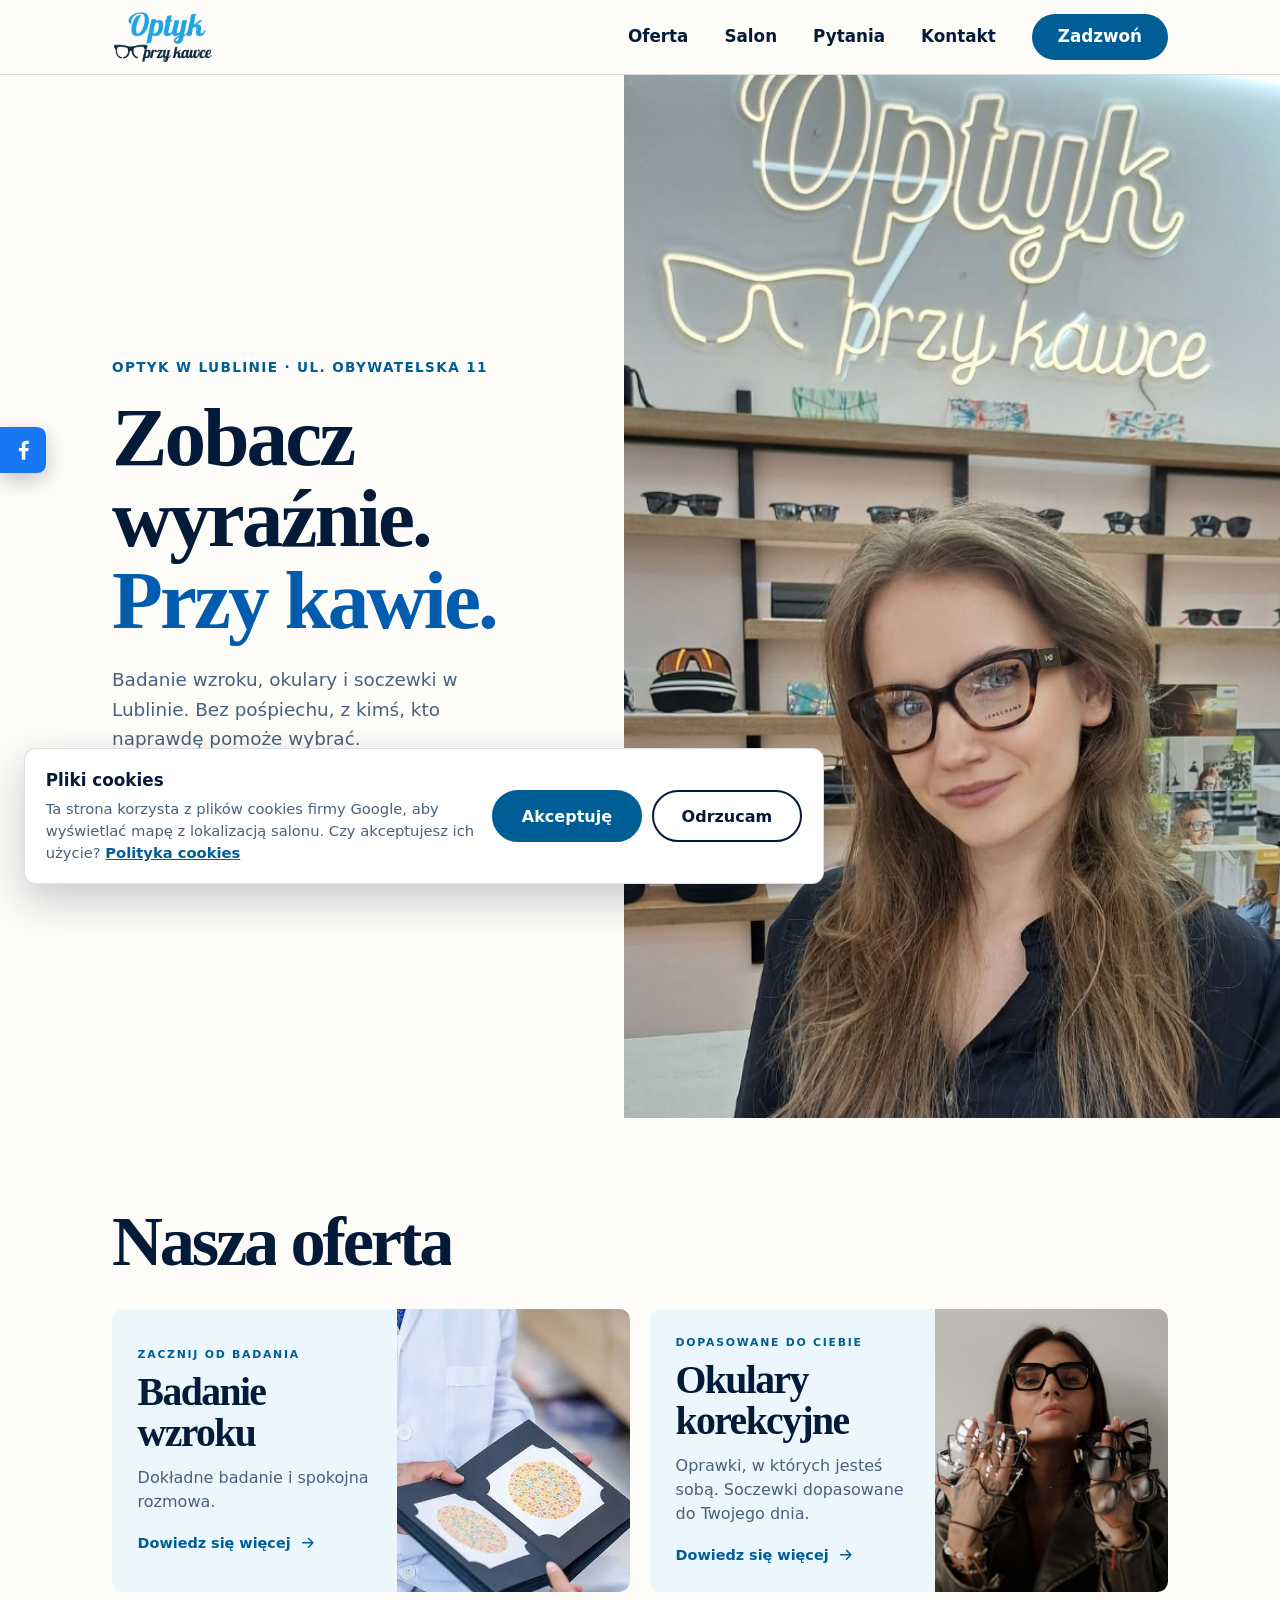
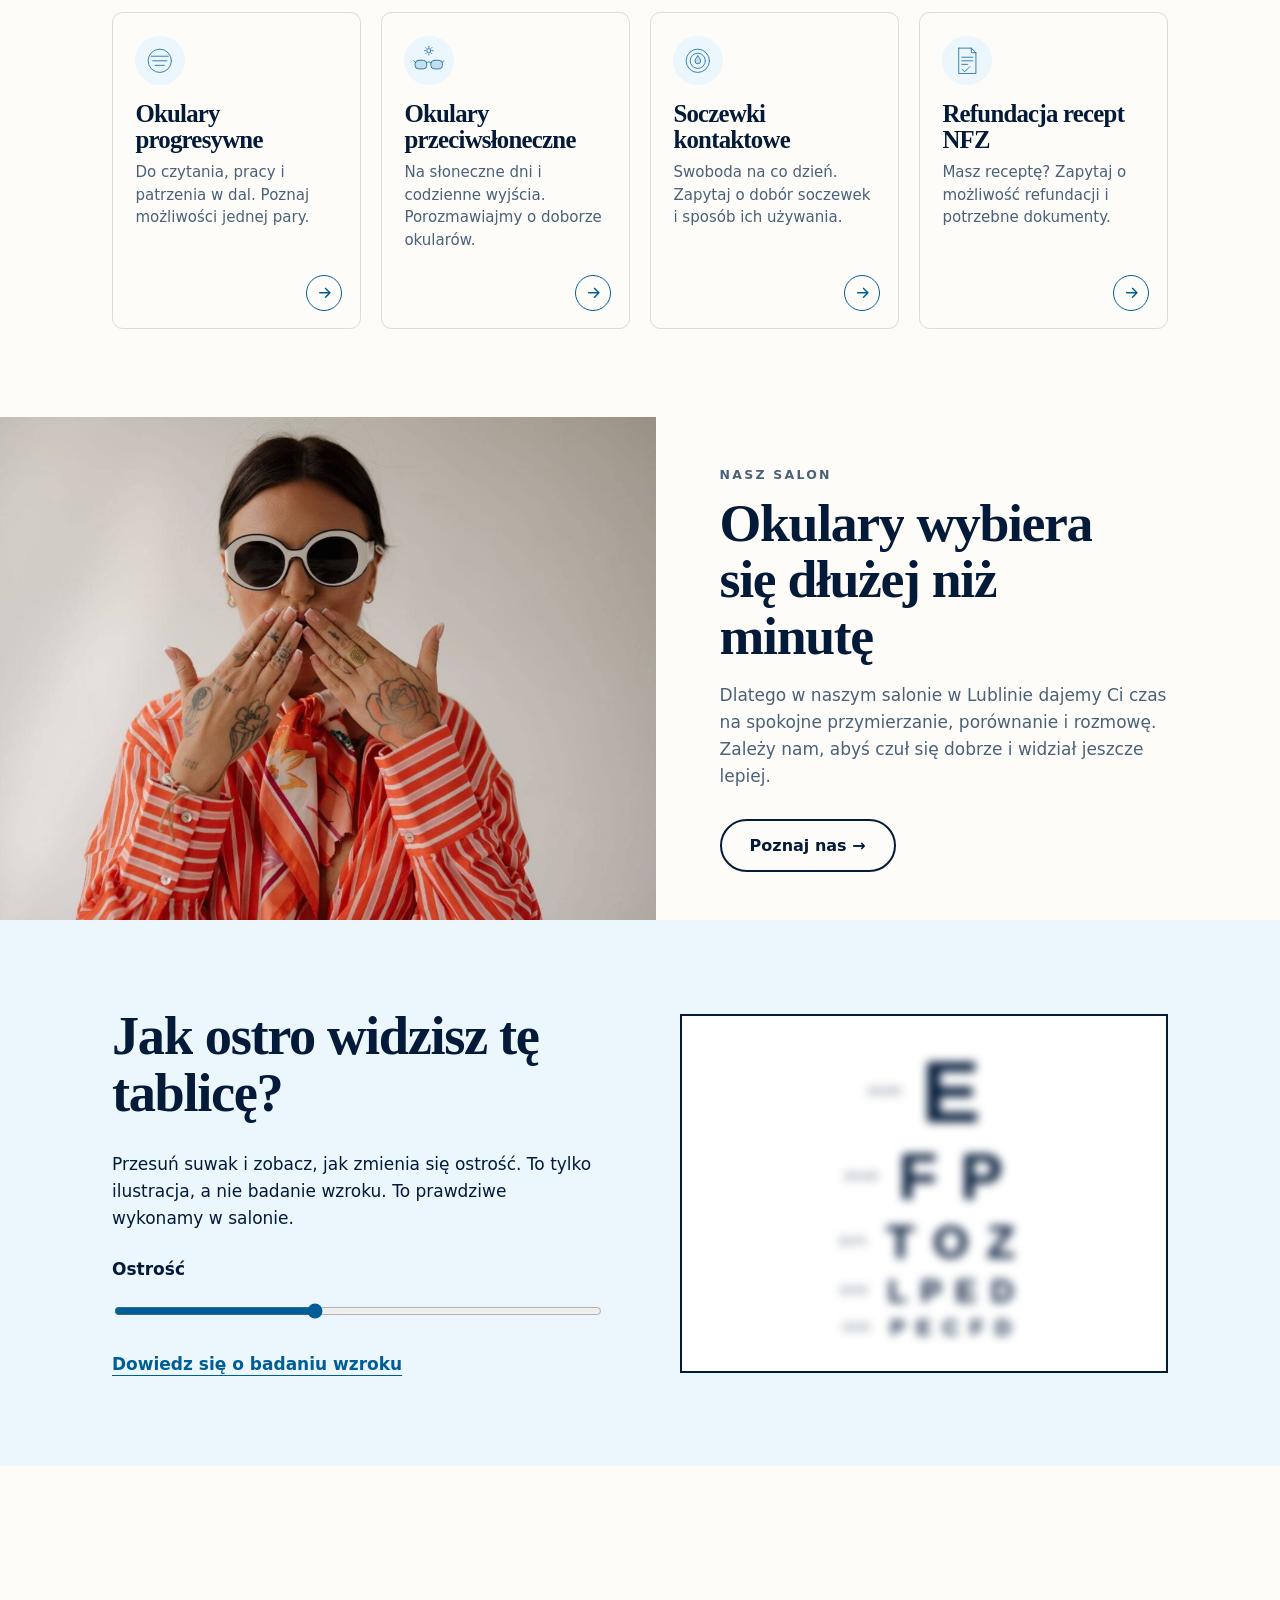
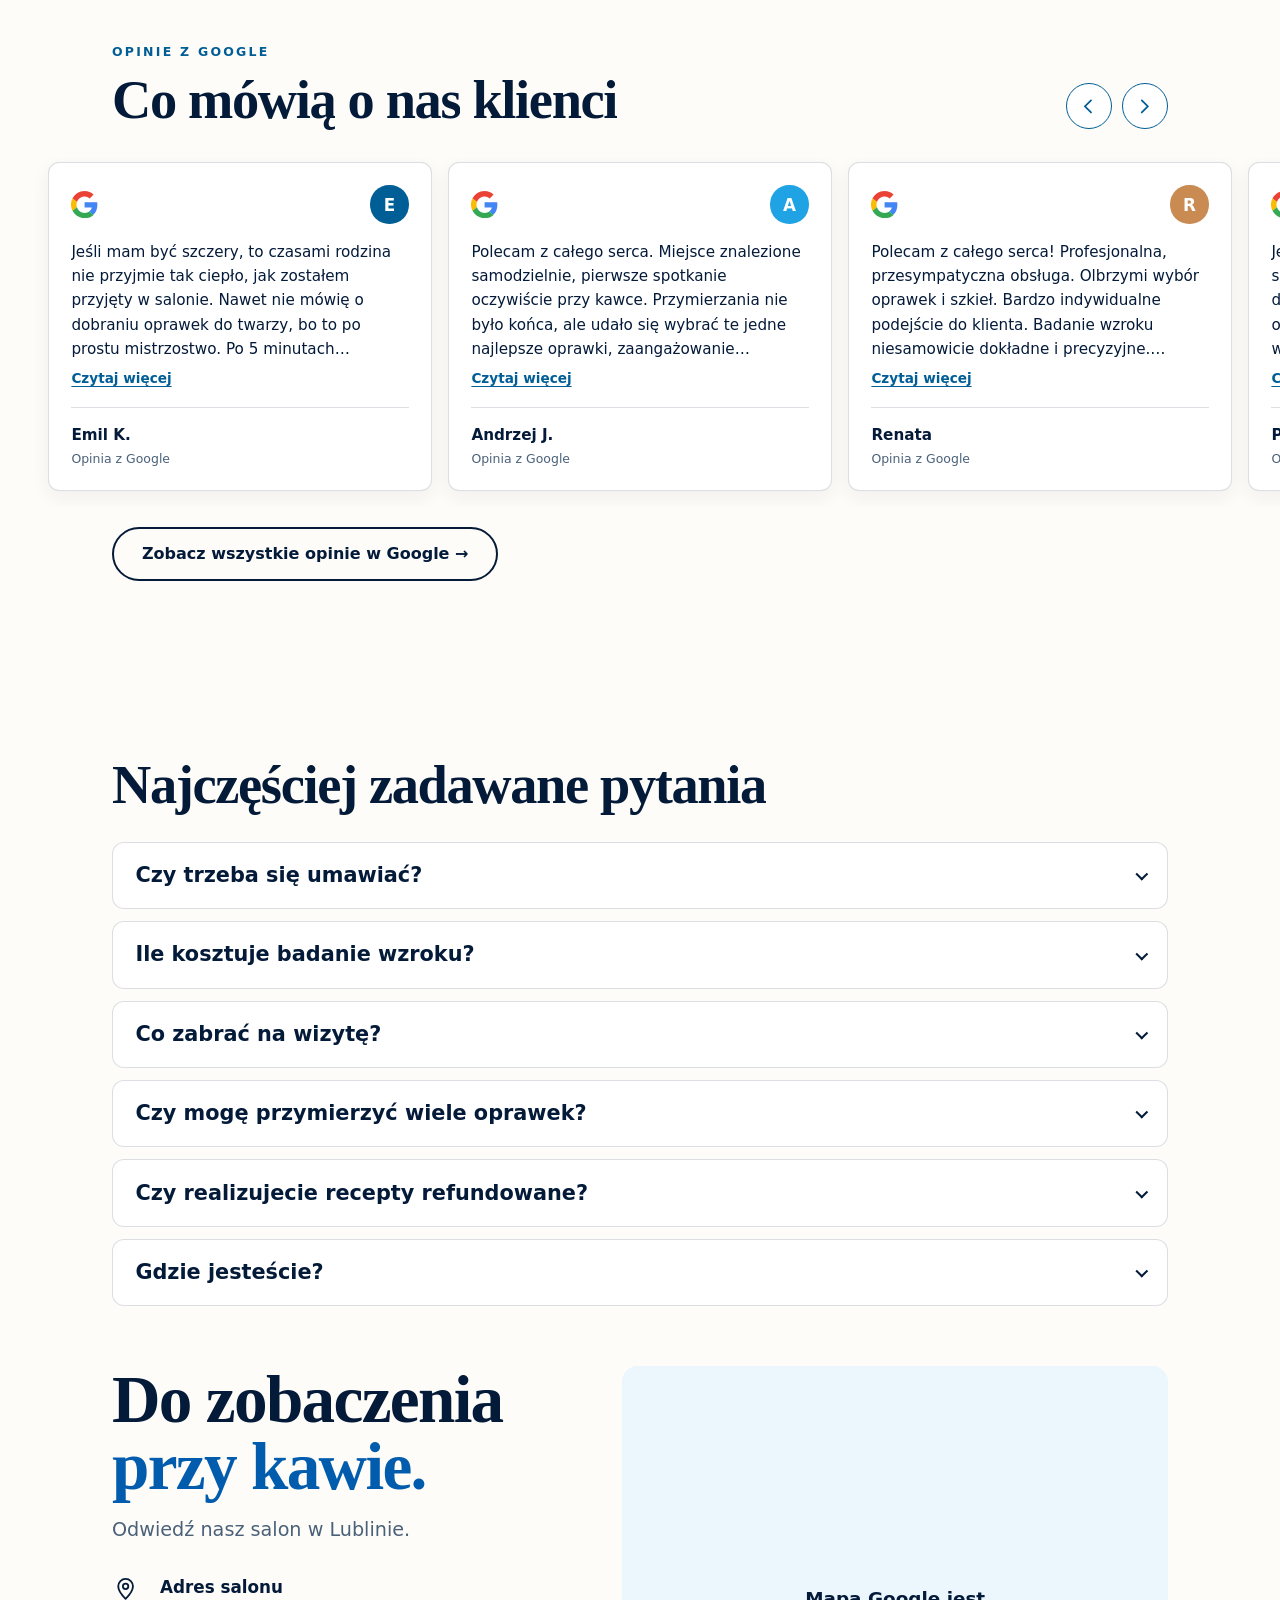
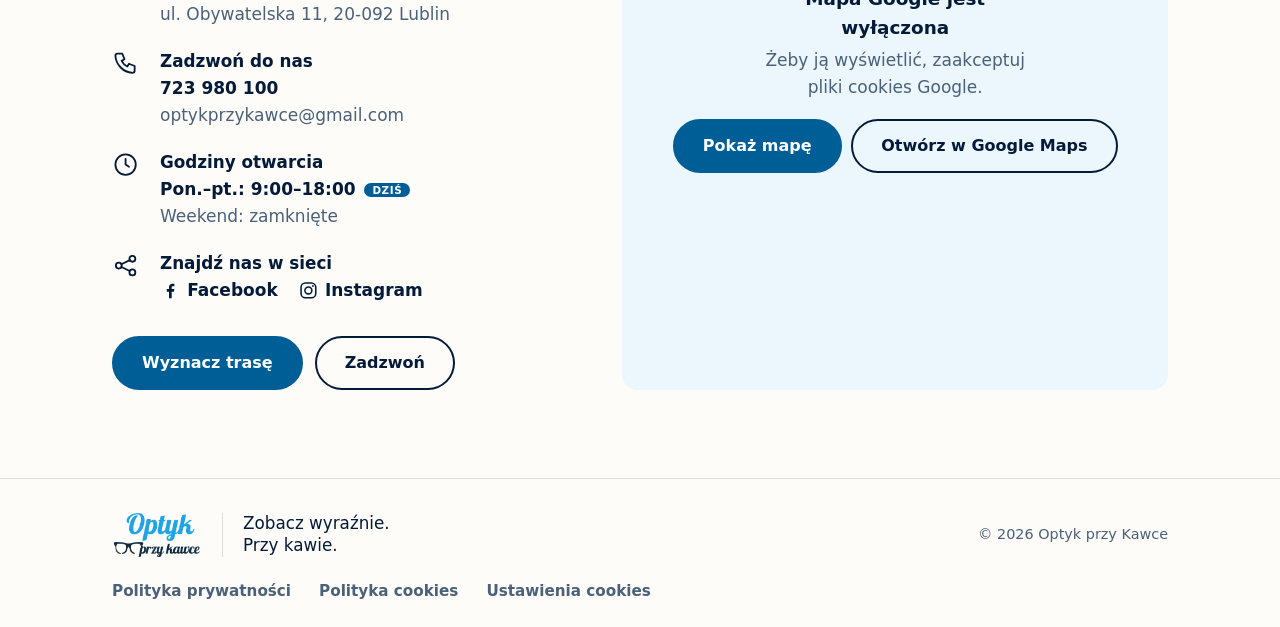
<file: site/index.html>
<!DOCTYPE html>
<html lang="pl">
<head>
  <meta charset="utf-8">
  <meta name="viewport" content="width=device-width, initial-scale=1">
  <title>Optyk Lublin – badanie wzroku i okulary | Optyk przy Kawce</title>
  <meta name="description" content="Salon optyczny w Lublinie, ul. Obywatelska 11: badanie wzroku, okulary korekcyjne, progresywne, przeciwsłoneczne i soczewki kontaktowe. Tel. 723 980 100.">
  <meta name="theme-color" content="#FEFCF8">
  <meta name="robots" content="index, follow, max-image-preview:large">
  <meta property="og:title" content="Optyk Lublin – badanie wzroku i okulary | Optyk przy Kawce">
  <meta property="og:description" content="Salon optyczny w Lublinie, ul. Obywatelska 11: badanie wzroku, okulary korekcyjne, progresywne, przeciwsłoneczne i soczewki kontaktowe. Tel. 723 980 100.">
  <link rel="canonical" href="https://www.optykprzykawce.pl/">
  <meta property="og:url" content="https://www.optykprzykawce.pl/">
  <meta property="og:site_name" content="Optyk przy Kawce">
  <meta property="og:locale" content="pl_PL">
  <meta name="twitter:card" content="summary_large_image">
  <meta property="og:type" content="website">
  <meta property="og:image" content="https://www.optykprzykawce.pl/img/optyk-przy-kawce-lublin-salon-optyczny-neon-pracownica.jpg">
  <script>document.documentElement.classList.add('js');</script>
  <link rel="icon" href="/favicon.ico" sizes="48x48">
  <link rel="icon" type="image/png" sizes="32x32" href="/favicon-32x32.png">
  <link rel="icon" type="image/png" sizes="192x192" href="/icon-192.png">
  <link rel="apple-touch-icon" href="/apple-touch-icon.png">
  <link rel="stylesheet" href="css/style.css">
  <script type="application/ld+json">
  {
    "@context": "https://schema.org",
    "@type": [
      "Optician",
      "LocalBusiness"
    ],
    "@id": "https://www.optykprzykawce.pl/#salon",
    "name": "Optyk przy Kawce",
    "url": "https://www.optykprzykawce.pl/",
    "image": "https://www.optykprzykawce.pl/img/optyk-przy-kawce-lublin-salon-optyczny-neon-pracownica.jpg",
    "logo": "https://www.optykprzykawce.pl/img/optyk-przy-kawce-logo.png",
    "description": "Salon optyczny w Lublinie: badanie wzroku, okulary korekcyjne, progresywne i przeciwsłoneczne, soczewki kontaktowe.",
    "telephone": "+48723980100",
    "email": "optykprzykawce@gmail.com",
    "address": {
      "@type": "PostalAddress",
      "streetAddress": "ul. Obywatelska 11",
      "postalCode": "20-092",
      "addressLocality": "Lublin",
      "addressRegion": "lubelskie",
      "addressCountry": "PL"
    },
    "hasMap": "https://maps.app.goo.gl/uVHfZdmYuKes5w2g6",
    "areaServed": {
      "@type": "City",
      "name": "Lublin"
    },
    "sameAs": [
      "https://www.facebook.com/optykprzykawce",
      "https://www.instagram.com/optykprzykawce/"
    ],
    "openingHoursSpecification": [
      {
        "@type": "OpeningHoursSpecification",
        "dayOfWeek": [
          "Monday",
          "Tuesday",
          "Wednesday",
          "Thursday",
          "Friday"
        ],
        "opens": "09:00",
        "closes": "18:00"
      }
    ],
    "hasOfferCatalog": {
      "@type": "OfferCatalog",
      "name": "Oferta salonu",
      "itemListElement": [
        {
          "@type": "Offer",
          "itemOffered": {
            "@type": "Service",
            "name": "Badanie wzroku",
            "url": "https://www.optykprzykawce.pl/oferta/badanie-wzroku"
          }
        },
        {
          "@type": "Offer",
          "itemOffered": {
            "@type": "Service",
            "name": "Okulary korekcyjne",
            "url": "https://www.optykprzykawce.pl/oferta/okulary-korekcyjne"
          }
        },
        {
          "@type": "Offer",
          "itemOffered": {
            "@type": "Service",
            "name": "Okulary progresywne",
            "url": "https://www.optykprzykawce.pl/oferta/okulary-progresywne"
          }
        },
        {
          "@type": "Offer",
          "itemOffered": {
            "@type": "Service",
            "name": "Okulary przeciwsłoneczne",
            "url": "https://www.optykprzykawce.pl/oferta/okulary-przeciwsloneczne"
          }
        },
        {
          "@type": "Offer",
          "itemOffered": {
            "@type": "Service",
            "name": "Soczewki kontaktowe",
            "url": "https://www.optykprzykawce.pl/oferta/soczewki-kontaktowe"
          }
        },
        {
          "@type": "Offer",
          "itemOffered": {
            "@type": "Service",
            "name": "Refundacja okularów NFZ",
            "url": "https://www.optykprzykawce.pl/oferta/recepty-refundowane"
          }
        }
      ]
    }
  }
  </script>
  <script type="application/ld+json">
  {
    "@context": "https://schema.org",
    "@type": "WebSite",
    "url": "https://www.optykprzykawce.pl/",
    "name": "Optyk przy Kawce",
    "inLanguage": "pl-PL",
    "publisher": {
      "@id": "https://www.optykprzykawce.pl/#salon"
    }
  }
  </script>
  <script type="application/ld+json">
  {
    "@context": "https://schema.org",
    "@type": "FAQPage",
    "mainEntity": [
      {
        "@type": "Question",
        "name": "Czy trzeba się umawiać?",
        "acceptedAnswer": {
          "@type": "Answer",
          "text": "Najlepiej zadzwonić i umówić termin. Wtedy mamy dla Ciebie czas."
        }
      },
      {
        "@type": "Question",
        "name": "Ile kosztuje badanie wzroku?",
        "acceptedAnswer": {
          "@type": "Answer",
          "text": "Cenę podamy telefonicznie lub w salonie."
        }
      },
      {
        "@type": "Question",
        "name": "Co zabrać na wizytę?",
        "acceptedAnswer": {
          "@type": "Answer",
          "text": "Dotychczasowe okulary i jeśli masz, aktualną receptę."
        }
      },
      {
        "@type": "Question",
        "name": "Czy mogę przymierzyć wiele oprawek?",
        "acceptedAnswer": {
          "@type": "Answer",
          "text": "Tak. Wybór oprawek to najprzyjemniejsza część wizyty, a kawa czeka."
        }
      },
      {
        "@type": "Question",
        "name": "Czy realizujecie recepty refundowane?",
        "acceptedAnswer": {
          "@type": "Answer",
          "text": "Zadzwoń i zapytaj, powiemy, co zabrać i jak to wygląda."
        }
      },
      {
        "@type": "Question",
        "name": "Gdzie jesteście?",
        "acceptedAnswer": {
          "@type": "Answer",
          "text": "Przy ul. Obywatelskiej 11 w Lublinie. Mapa jest poniżej."
        }
      }
    ]
  }
  </script>
</head>
<body>
  <a class="skip" href="#tresc">Przejdź do treści</a>

  <header class="top">
    <a class="top__logo" href="/" aria-label="Optyk przy Kawce, strona główna">
      <img src="img/optyk-przy-kawce-logo.png" alt="Optyk przy Kawce" width="585" height="312">
    </a>
    <button class="top__burger" type="button" aria-expanded="false" aria-controls="menu">
      <span class="sr">Menu</span><i></i><i></i>
    </button>
    <nav class="top__nav" id="menu" aria-label="Główna nawigacja">
      <a href="/#oferta">Oferta</a>
      <a href="/#salon">Salon</a>
      <a href="/#faq">Pytania</a>
      <a href="/#kontakt">Kontakt</a>
      <a class="btn btn--small top__tel" href="tel:+48723980100" aria-label="Zadzwoń 723 980 100">Zadzwoń</a>
    </nav>
  </header>

  <main id="tresc">
    <section class="hero">
      <div class="hero__text">
        <p class="eyebrow">Optyk w Lublinie · ul. Obywatelska 11</p>
        <h1 class="tytul">
          <span class="focus">Zobacz wyraźnie.</span>
          <span class="focus focus--2 tytul__alt">Przy kawie.</span>
        </h1>
        <p class="hero__lead">Badanie wzroku, okulary i soczewki w Lublinie. Bez pośpiechu, z kimś, kto naprawdę pomoże wybrać.</p>
        <div class="hero__cta">
          <a class="btn" href="tel:+48723980100">Zadzwoń</a>
          <a class="btn btn--ghost" href="#oferta">Oferta</a>
        </div>
      </div>
      <figure class="szyba hero__foto">
        <img src="img/optyk-przy-kawce-lublin-salon-optyczny-neon-pracownica.jpg" alt="Pracownica salonu Optyk przy Kawce w Lublinie na tle neonu z logo i wystawy okularów" width="605" height="963" fetchpriority="high">
        <span class="szyba__blysk" aria-hidden="true"></span>
      </figure>
    </section>
    

    <section class="oferta oferta--salon" id="oferta" aria-labelledby="oferta-tytul">
      <div class="wrap">
        <div class="oferta__wstep"><h2 class="split" id="oferta-tytul">Nasza oferta</h2></div>
        <!-- DO POTWIERDZENIA Z KLIENTEM: progresywne, soczewki kontaktowe, refundacja -->
        <div class="karty stagger">
          <a class="karta karta--duza" href="/oferta/badanie-wzroku">
            <div class="karta__tekst">
              <p class="karta__nad">Zacznij od badania</p>
              <h3>Badanie wzroku</h3>
              <p class="karta__opis">Dokładne badanie i spokojna rozmowa.</p>
              <span class="karta__link">Dowiedz się więcej <svg viewBox="0 0 24 24" aria-hidden="true" focusable="false"><path d="M5 12 H19 M13 6 L19 12 L13 18"/></svg></span>
            </div>
            <div class="karta__zdjecie"><img src="img/badanie-wzroku-lublin-test-widzenia-barw.jpg" style="object-position:60% 70%" alt="Badanie wzroku w Lublinie: test widzenia barw z tablicami w księdze" width="669" height="442" loading="lazy"></div>
          </a>
          <a class="karta karta--duza" href="/oferta/okulary-korekcyjne">
            <div class="karta__tekst">
              <p class="karta__nad">Dopasowane do Ciebie</p>
              <h3>Okulary korekcyjne</h3>
              <p class="karta__opis">Oprawki, w których jesteś sobą. Soczewki dopasowane do Twojego dnia.</p>
              <span class="karta__link">Dowiedz się więcej <svg viewBox="0 0 24 24" aria-hidden="true" focusable="false"><path d="M5 12 H19 M13 6 L19 12 L13 18"/></svg></span>
            </div>
            <div class="karta__zdjecie karta__zdjecie--oprawki"><img src="img/okulary-korekcyjne-lublin-wybor-oprawek.jpg" alt="Kobieta w czarnych okularach korekcyjnych pokazuje wybór oprawek w salonie optycznym w Lublinie" width="763" height="671" loading="lazy"></div>
          </a>
          <a class="karta karta--mala" href="/oferta/okulary-progresywne">
            <svg class="ico draw " viewBox="0 0 120 120" aria-hidden="true" focusable="false"><circle pathLength="1" cx="60" cy="60" r="46"/><g class="ico-zones"><path pathLength="1" d="M26 42 H94"/><path pathLength="1" d="M32 60 H88"/><path pathLength="1" d="M42 78 H78"/></g></svg>
            <h3>Okulary progresywne</h3>
            <p class="karta__opis">Do czytania, pracy i patrzenia w dal. Poznaj możliwości jednej pary.</p>
            <span class="karta__strzalka" aria-hidden="true"><svg viewBox="0 0 24 24" aria-hidden="true" focusable="false"><path d="M5 12 H19 M13 6 L19 12 L13 18"/></svg></span>
          </a>
          <a class="karta karta--mala" href="/oferta/okulary-przeciwsloneczne">
            <svg class="ico draw " viewBox="0 0 120 120" aria-hidden="true" focusable="false"><g class="ico-rays"><circle pathLength="1" cx="60" cy="20" r="8"/><path pathLength="1" d="M60 3 V7 M60 33 V37 M43 20 H47 M73 20 H77 M48 8 L51 11 M69 29 L72 32 M72 8 L69 11 M51 29 L48 32"/></g><rect pathLength="1" x="6" y="58" width="46" height="34" rx="14" class="soft"/><rect pathLength="1" x="68" y="58" width="46" height="34" rx="14" class="soft"/><path pathLength="1" d="M52 68 C57 63 63 63 68 68"/><path pathLength="1" d="M6 66 L1 60 M114 66 L119 60"/></svg>
            <h3>Okulary przeciwsłoneczne</h3>
            <p class="karta__opis">Na słoneczne dni i codzienne wyjścia. Porozmawiajmy o doborze okularów.</p>
            <span class="karta__strzalka" aria-hidden="true"><svg viewBox="0 0 24 24" aria-hidden="true" focusable="false"><path d="M5 12 H19 M13 6 L19 12 L13 18"/></svg></span>
          </a>
          <a class="karta karta--mala" href="/oferta/soczewki-kontaktowe">
            <svg class="ico draw " viewBox="0 0 120 120" aria-hidden="true" focusable="false"><circle pathLength="1" cx="60" cy="60" r="46"/><circle pathLength="1" cx="60" cy="60" r="30"/><path pathLength="1" d="M60 40 C53 50 49 55 49 61 a11 11 0 0 0 22 0 C71 55 67 50 60 40 Z" class="soft"/></svg>
            <h3>Soczewki kontaktowe</h3>
            <p class="karta__opis">Swoboda na co dzień. Zapytaj o dobór soczewek i sposób ich używania.</p>
            <span class="karta__strzalka" aria-hidden="true"><svg viewBox="0 0 24 24" aria-hidden="true" focusable="false"><path d="M5 12 H19 M13 6 L19 12 L13 18"/></svg></span>
          </a>
          <a class="karta karta--mala" href="/oferta/recepty-refundowane">
            <svg class="ico draw " viewBox="0 0 120 120" aria-hidden="true" focusable="false"><path pathLength="1" d="M28 10 H78 L96 28 V110 H28 Z"/><path pathLength="1" d="M78 10 V28 H96"/><path pathLength="1" d="M40 46 H84 M40 60 H84 M40 74 H64"/><path pathLength="1" d="M42 94 L52 103 L72 83"/></svg>
            <h3>Refundacja recept NFZ</h3>
            <p class="karta__opis">Masz receptę? Zapytaj o możliwość refundacji i potrzebne dokumenty.</p>
            <span class="karta__strzalka" aria-hidden="true"><svg viewBox="0 0 24 24" aria-hidden="true" focusable="false"><path d="M5 12 H19 M13 6 L19 12 L13 18"/></svg></span>
          </a>
        </div>
      </div>
    </section>
    

    <section class="salon-baner" id="salon">
      <figure class="salon-baner__foto">
        <img src="img/okulary-przeciwsloneczne-damskie-lublin.jpg" alt="Kobieta w białych okularach przeciwsłonecznych" width="1100" height="1089" loading="lazy">
      </figure>
      <div class="salon-baner__tekst">
        <p class="eyebrow reveal">Nasz salon</p>
        <h2 class="split">Okulary wybiera się dłużej niż minutę</h2>
        <p class="reveal">Dlatego w naszym salonie w Lublinie dajemy Ci czas na spokojne przymierzanie, porównanie i rozmowę. Zależy nam, abyś czuł się dobrze i widział jeszcze lepiej.</p>
        <a class="btn btn--ghost reveal" href="#kontakt">Poznaj nas →</a>
      </div>
    </section>
    

    <section class="tablica">
      <div class="wrap tablica__grid">
        <div>
          <h2 class="split">Jak ostro widzisz tę tablicę?</h2>
          <p class="reveal">Przesuń suwak i zobacz, jak zmienia się ostrość. To tylko ilustracja, a nie badanie wzroku. To prawdziwe wykonamy w salonie.</p>
          <label class="suwak reveal">
            <span>Ostrość</span>
            <input type="range" min="0" max="12" value="12" step="0.1" data-blur-range aria-label="Ostrość tablicy">
          </label>
          <a class="link reveal" href="/oferta/badanie-wzroku">Dowiedz się o badaniu wzroku</a>
        </div>
        <div class="chart reveal" role="img" aria-label="Tablica z literami o malejącej wielkości">
          <div class="chart__letters" data-chart aria-hidden="true">
            <span class="c1" data-ac="20/200">E</span>
            <span class="c2" data-ac="20/100">F P</span>
            <span class="c3" data-ac="20/70">T O Z</span>
            <span class="c4" data-ac="20/40">L P E D</span>
            <span class="c5" data-ac="20/20">P E C F D</span>
          </div>
        </div>
      </div>
    </section>
    


    <section class="opinie" id="opinie" aria-labelledby="opinie-tytul">
      <div class="wrap opinie__glowa">
        <div>
          <p class="eyebrow reveal">Opinie z Google</p>
          <h2 id="opinie-tytul" class="split">Co mówią o nas klienci</h2>
        </div>
        <div class="opinie__nav">
          <button class="opinie__btn" type="button" data-opinie-prev aria-label="Poprzednie opinie"><svg viewBox="0 0 24 24" aria-hidden="true" focusable="false"><path d="M15 5 L8 12 L15 19"/></svg></button>
          <button class="opinie__btn" type="button" data-opinie-next aria-label="Następne opinie"><svg viewBox="0 0 24 24" aria-hidden="true" focusable="false"><path d="M9 5 L16 12 L9 19"/></svg></button>
        </div>
      </div>
      <div class="opinie__tor" data-opinie tabindex="0" role="region" aria-label="Opinie klientów, przewijane w poziomie">
        <div class="opinie__lista" role="list">
          <figure class="opinia" role="listitem"><div class="opinia__top"><svg class="opinia__g" viewBox="0 0 48 48" role="img" aria-label="Google"><path fill="#EA4335" d="M24 9.5c3.5 0 6.6 1.2 9.1 3.6l6.8-6.8C35.8 2.4 30.3 0 24 0 14.6 0 6.5 5.4 2.6 13.2l7.9 6.2C12.4 13.7 17.7 9.5 24 9.5z"/><path fill="#4285F4" d="M46.5 24.5c0-1.6-.1-3.1-.4-4.5H24v9h12.7c-.6 3-2.3 5.5-4.8 7.2l7.5 5.8c4.4-4.1 7.1-10.1 7.1-17.5z"/><path fill="#FBBC05" d="M10.5 28.6c-.5-1.5-.8-3-.8-4.6s.3-3.1.8-4.6l-7.9-6.2C.9 16.4 0 20.100 0 24s.9 7.6 2.6 10.8l7.9-6.2z"/><path fill="#34A853" d="M24 48c6.5 0 11.9-2.100 15.900-5.800l-7.5-5.800c-2.100 1.400-4.800 2.300-8.400 2.300-6.300 0-11.600-4.200-13.500-9.900l-7.900 6.200C6.500 42.600 14.600 48 24 48z"/></svg><span class="opinia__ava" aria-hidden="true">E</span></div><blockquote><p>Jeśli mam być szczery, to czasami rodzina nie przyjmie tak ciepło, jak zostałem przyjęty w salonie. Nawet nie mówię o dobraniu oprawek do twarzy, bo to po prostu mistrzostwo. Po 5 minutach spędzonych w salonie wiesz już, że masz do czynienia z ludźmi z doświadczeniem i pasją do tej pracy. Oprawki zostały dopasowane świetnie i zadziwiająco szybko, a nakładki dopasowane do moich potrzeb zawodowych. Wszystko wytłumaczone i po wizycie nie było żadnych pytań, na które nie otrzymałem odpowiedzi. Szczerze polecam.</p></blockquote><figcaption>Emil K.<span>Opinia z Google</span></figcaption></figure>
          <figure class="opinia" role="listitem"><div class="opinia__top"><svg class="opinia__g" viewBox="0 0 48 48" role="img" aria-label="Google"><path fill="#EA4335" d="M24 9.5c3.5 0 6.6 1.2 9.1 3.6l6.8-6.8C35.8 2.4 30.3 0 24 0 14.6 0 6.5 5.4 2.6 13.2l7.9 6.2C12.4 13.7 17.7 9.5 24 9.5z"/><path fill="#4285F4" d="M46.5 24.5c0-1.6-.1-3.1-.4-4.5H24v9h12.7c-.6 3-2.3 5.5-4.8 7.2l7.5 5.8c4.4-4.1 7.1-10.1 7.1-17.5z"/><path fill="#FBBC05" d="M10.5 28.6c-.5-1.5-.8-3-.8-4.6s.3-3.1.8-4.6l-7.9-6.2C.9 16.4 0 20.100 0 24s.9 7.6 2.6 10.8l7.9-6.2z"/><path fill="#34A853" d="M24 48c6.5 0 11.9-2.100 15.900-5.800l-7.5-5.800c-2.100 1.400-4.800 2.300-8.400 2.300-6.300 0-11.600-4.200-13.500-9.900l-7.900 6.200C6.500 42.600 14.600 48 24 48z"/></svg><span class="opinia__ava" aria-hidden="true">A</span></div><blockquote><p>Polecam z całego serca. Miejsce znalezione samodzielnie, pierwsze spotkanie oczywiście przy kawce. Przymierzania nie było końca, ale udało się wybrać te jedne najlepsze oprawki, zaangażowanie naprawdę niesamowite. Okulary zrobione szybko, odebranie miłe i profesjonalne. […] Na pewno wrócę i będę polecał.</p></blockquote><figcaption>Andrzej J.<span>Opinia z Google</span></figcaption></figure>
          <figure class="opinia" role="listitem"><div class="opinia__top"><svg class="opinia__g" viewBox="0 0 48 48" role="img" aria-label="Google"><path fill="#EA4335" d="M24 9.5c3.5 0 6.6 1.2 9.1 3.6l6.8-6.8C35.8 2.4 30.3 0 24 0 14.6 0 6.5 5.4 2.6 13.2l7.9 6.2C12.4 13.7 17.7 9.5 24 9.5z"/><path fill="#4285F4" d="M46.5 24.5c0-1.6-.1-3.1-.4-4.5H24v9h12.7c-.6 3-2.3 5.5-4.8 7.2l7.5 5.8c4.4-4.1 7.1-10.1 7.1-17.5z"/><path fill="#FBBC05" d="M10.5 28.6c-.5-1.5-.8-3-.8-4.6s.3-3.1.8-4.6l-7.9-6.2C.9 16.4 0 20.100 0 24s.9 7.6 2.6 10.8l7.9-6.2z"/><path fill="#34A853" d="M24 48c6.5 0 11.9-2.100 15.900-5.800l-7.5-5.800c-2.100 1.400-4.800 2.300-8.400 2.300-6.300 0-11.600-4.200-13.500-9.900l-7.900 6.200C6.500 42.600 14.600 48 24 48z"/></svg><span class="opinia__ava" aria-hidden="true">R</span></div><blockquote><p>Polecam z całego serca! Profesjonalna, przesympatyczna obsługa. Olbrzymi wybór oprawek i szkieł. Bardzo indywidualne podejście do klienta. Badanie wzroku niesamowicie dokładne i precyzyjne. Okulary noszę od wielu lat, byłam u różnych okulistów, ale nigdzie nie spotkałam się z takim rzetelnym badaniem i w tak miłej atmosferze. Olbrzymi plus za parking pod samym salonem.</p></blockquote><figcaption>Renata<span>Opinia z Google</span></figcaption></figure>
          <figure class="opinia" role="listitem"><div class="opinia__top"><svg class="opinia__g" viewBox="0 0 48 48" role="img" aria-label="Google"><path fill="#EA4335" d="M24 9.5c3.5 0 6.6 1.2 9.1 3.6l6.8-6.8C35.8 2.4 30.3 0 24 0 14.6 0 6.5 5.4 2.6 13.2l7.9 6.2C12.4 13.7 17.7 9.5 24 9.5z"/><path fill="#4285F4" d="M46.5 24.5c0-1.6-.1-3.1-.4-4.5H24v9h12.7c-.6 3-2.3 5.5-4.8 7.2l7.5 5.8c4.4-4.1 7.1-10.1 7.1-17.5z"/><path fill="#FBBC05" d="M10.5 28.6c-.5-1.5-.8-3-.8-4.6s.3-3.1.8-4.6l-7.9-6.2C.9 16.4 0 20.100 0 24s.9 7.6 2.6 10.8l7.9-6.2z"/><path fill="#34A853" d="M24 48c6.5 0 11.9-2.100 15.900-5.800l-7.5-5.800c-2.100 1.400-4.800 2.300-8.400 2.300-6.300 0-11.600-4.200-13.500-9.900l-7.900 6.200C6.500 42.600 14.600 48 24 48z"/></svg><span class="opinia__ava" aria-hidden="true">P</span></div><blockquote><p>Jestem bardzo zadowolony z usług tego salonu optycznego. Wykonywałem tutaj dwie pary okularów i w obu przypadkach obsługa była bardzo profesjonalna. Duży wybór oprawek, fachowe doradztwo oraz szybka realizacja zamówienia. Zdecydowanie polecam ten salon.</p></blockquote><figcaption>Piotr K.<span>Opinia z Google</span></figcaption></figure>
          <figure class="opinia" role="listitem"><div class="opinia__top"><svg class="opinia__g" viewBox="0 0 48 48" role="img" aria-label="Google"><path fill="#EA4335" d="M24 9.5c3.5 0 6.6 1.2 9.1 3.6l6.8-6.8C35.8 2.4 30.3 0 24 0 14.6 0 6.5 5.4 2.6 13.2l7.9 6.2C12.4 13.7 17.7 9.5 24 9.5z"/><path fill="#4285F4" d="M46.5 24.5c0-1.6-.1-3.1-.4-4.5H24v9h12.7c-.6 3-2.3 5.5-4.8 7.2l7.5 5.8c4.4-4.1 7.1-10.1 7.1-17.5z"/><path fill="#FBBC05" d="M10.5 28.6c-.5-1.5-.8-3-.8-4.6s.3-3.1.8-4.6l-7.9-6.2C.9 16.4 0 20.100 0 24s.9 7.6 2.6 10.8l7.9-6.2z"/><path fill="#34A853" d="M24 48c6.5 0 11.9-2.100 15.900-5.800l-7.5-5.800c-2.100 1.400-4.800 2.300-8.400 2.300-6.300 0-11.600-4.200-13.500-9.900l-7.900 6.200C6.500 42.600 14.600 48 24 48z"/></svg><span class="opinia__ava" aria-hidden="true">P</span></div><blockquote><p>Gorąco polecam usługi salonu. Korzystam od lat dla całej rodziny. Szeroki wybór oprawek oraz soczewek. Podejście do klienta oraz do tematu okularów bardzo profesjonalne i rzetelne. […] Pyszna kawka. Dla klientów zmotoryzowanych zapewnione miejsce do parkowania.</p></blockquote><figcaption>P. P.<span>Opinia z Google</span></figcaption></figure>
        </div>
      </div>
      <div class="wrap"><p class="opinie__link"><a class="btn btn--ghost" href="https://maps.app.goo.gl/uVHfZdmYuKes5w2g6" target="_blank" rel="noopener">Zobacz wszystkie opinie w Google →</a></p></div>
    </section>

    <section class="faq-sekcja faq-sekcja--waska" id="faq">
      <div class="wrap">
        <div class="faq">
          <h2 class="split">Najczęściej zadawane pytania</h2>
          <!-- DO POTWIERDZENIA Z KLIENTEM: odpowiedzi w FAQ (umawianie, refundacja, ceny) -->
          <details class="reveal" name="faq"><summary>Czy trzeba się umawiać?</summary><p>Najlepiej zadzwonić i umówić termin. Wtedy mamy dla Ciebie czas.</p></details>
          <details class="reveal" name="faq"><summary>Ile kosztuje badanie wzroku?</summary><p>Cenę podamy telefonicznie lub w salonie.</p></details>
          <details class="reveal" name="faq"><summary>Co zabrać na wizytę?</summary><p>Dotychczasowe okulary i jeśli masz, aktualną receptę.</p></details>
          <details class="reveal" name="faq"><summary>Czy mogę przymierzyć wiele oprawek?</summary><p>Tak. Wybór oprawek to najprzyjemniejsza część wizyty, a kawa czeka.</p></details>
          <details class="reveal" name="faq"><summary>Czy realizujecie recepty refundowane?</summary><p>Zadzwoń i zapytaj, powiemy, co zabrać i jak to wygląda.</p></details>
          <details class="reveal" name="faq"><summary>Gdzie jesteście?</summary><p>Przy ul. Obywatelskiej 11 w Lublinie. Mapa jest poniżej.</p></details>
        </div>
      </div>
    </section>

    
    <section class="kontakt-sekcja" id="kontakt">
      <div class="wrap kontakt-sekcja__grid">
        <div class="kontakt-sekcja__tekst">
          <h2 class="kontakt-sekcja__h reveal">Do zobaczenia <span class="akcent">przy kawie.</span></h2>
          <p class="kontakt-sekcja__lead reveal">Odwiedź nasz salon w Lublinie.</p>
          <ul class="kontakt-lista stagger">
            <li><svg class="ik" viewBox="0 0 24 24" aria-hidden="true" focusable="false"><path d="M12 21s-6.5-6.2-6.5-11a6.5 6.5 0 0 1 13 0c0 4.8-6.5 11-6.5 11z"/><circle cx="12" cy="10" r="2.4"/></svg><div><strong>Adres salonu</strong><span>ul. Obywatelska 11, 20-092 Lublin</span></div></li>
            <li><svg class="ik" viewBox="0 0 24 24" aria-hidden="true" focusable="false"><path d="M5 4h4l2 5-2.5 1.5a11 11 0 0 0 5 5L15 13l5 2v4a2 2 0 0 1-2 2A16 16 0 0 1 3 6a2 2 0 0 1 2-2z"/></svg><div><strong>Zadzwoń do nas</strong><a href="tel:+48723980100">723 980 100</a><a class="kontakt-lista__mail" href="mailto:optykprzykawce@gmail.com">optykprzykawce@gmail.com</a></div></li>
            <li><svg class="ik" viewBox="0 0 24 24" aria-hidden="true" focusable="false"><circle cx="12" cy="12" r="9"/><path d="M12 7v5l3 2"/></svg><div class="godziny"><strong>Godziny otwarcia</strong><span data-days="1,2,3,4,5">Pon.–pt.: 9:00–18:00</span><span data-days="0,6">Weekend: zamknięte</span></div></li>
            <li><svg class="ik" viewBox="0 0 24 24" aria-hidden="true" focusable="false"><circle cx="6" cy="12" r="2.6"/><circle cx="18" cy="6" r="2.6"/><circle cx="18" cy="18" r="2.6"/><path d="M8.3 10.8 15.7 7.2M8.3 13.2 15.7 16.8"/></svg><div><strong>Znajdź nas w sieci</strong><span class="kontakt-social"><a href="https://www.facebook.com/optykprzykawce" target="_blank" rel="noopener"><svg viewBox="0 0 24 24" aria-hidden="true" focusable="false"><path d="M13.5 21v-7.5h2.6l.4-3h-3V8.6c0-.9.3-1.5 1.5-1.5h1.6V4.4c-.3 0-1.2-.1-2.3-.1-2.3 0-3.9 1.4-3.9 4v2.2H7.8v3h2.6V21z" fill="currentColor"/></svg>Facebook</a><a href="https://www.instagram.com/optykprzykawce/" target="_blank" rel="noopener"><svg viewBox="0 0 24 24" aria-hidden="true" focusable="false"><rect x="3.5" y="3.5" width="17" height="17" rx="5" fill="none" stroke="currentColor" stroke-width="1.8"/><circle cx="12" cy="12" r="4" fill="none" stroke="currentColor" stroke-width="1.8"/><circle cx="17.2" cy="6.8" r="1.1" fill="currentColor"/></svg>Instagram</a></span></div></li>
          </ul>
          <div class="kontakt-sekcja__cta reveal">
            <a class="btn" href="https://maps.app.goo.gl/uVHfZdmYuKes5w2g6" target="_blank" rel="noopener">Wyznacz trasę</a>
            <a class="btn btn--ghost" href="tel:+48723980100" aria-label="Zadzwoń 723 980 100">Zadzwoń</a>
          </div>
        </div>
        <div class="mapa-duza" data-mapa>
          <div class="mapa-blokada" data-mapa-blokada>
            <p><strong>Mapa Google jest wyłączona</strong>Żeby ją wyświetlić, zaakceptuj pliki cookies Google.</p>
            <div class="mapa-blokada__przyciski"><button class="btn" type="button" data-cookies-wlacz>Pokaż mapę</button><a class="btn btn--ghost" href="https://maps.app.goo.gl/uVHfZdmYuKes5w2g6" target="_blank" rel="noopener">Otwórz w Google Maps</a></div>
          </div>
          <iframe data-src="https://maps.google.com/maps?q=Optyk%20przy%20kawce%2C%20Obywatelska%2011%2C%20Lublin&amp;t=&amp;z=18&amp;ie=UTF8&amp;iwloc=&amp;output=embed" title="Mapa: Optyk przy Kawce, ul. Obywatelska 11, Lublin" loading="lazy" referrerpolicy="strict-origin-when-cross-origin" allowfullscreen></iframe>
        </div>
      </div>
    </section>


  </main>

  <footer class="stopka">
    <div class="wrap stopka__row">
      <div class="stopka__marka">
        <a href="/" aria-label="Optyk przy Kawce, strona główna"><img src="img/optyk-przy-kawce-logo.png" alt="Optyk przy Kawce" width="585" height="312" loading="lazy"></a>
        <p class="stopka__haslo">Zobacz wyraźnie.<br>Przy kawie.</p>
      </div>
      <p class="stopka__copy">© <span data-year>2026</span> Optyk przy Kawce</p>
      <nav aria-label="Informacje prawne">
        <ul class="stopka__prawne">
          <li><a href="/polityka-prywatnosci">Polityka prywatności</a></li>
          <li><a href="/polityka-cookies">Polityka cookies</a></li>
          <li><button class="stopka__cookies" type="button" data-cookies-ustawienia>Ustawienia cookies</button></li>
        </ul>
      </nav>
    </div>
  </footer>

  <a class="fb-plywajacy" href="https://www.facebook.com/optykprzykawce" target="_blank" rel="noopener" aria-label="Odwiedź nas na Facebooku"><svg viewBox="0 0 24 24" aria-hidden="true" focusable="false"><path d="M13.5 21v-7.5h2.6l.4-3h-3V8.6c0-.9.3-1.5 1.5-1.5h1.6V4.4c-.3 0-1.2-.1-2.3-.1-2.3 0-3.9 1.4-3.9 4v2.2H7.8v3h2.6V21z" fill="currentColor"/></svg></a>

  <a class="callbar" href="tel:+48723980100" aria-label="Zadzwoń 723 980 100">Zadzwoń</a>

  <script src="js/main.js" defer></script>
</body>
</html>
</file>
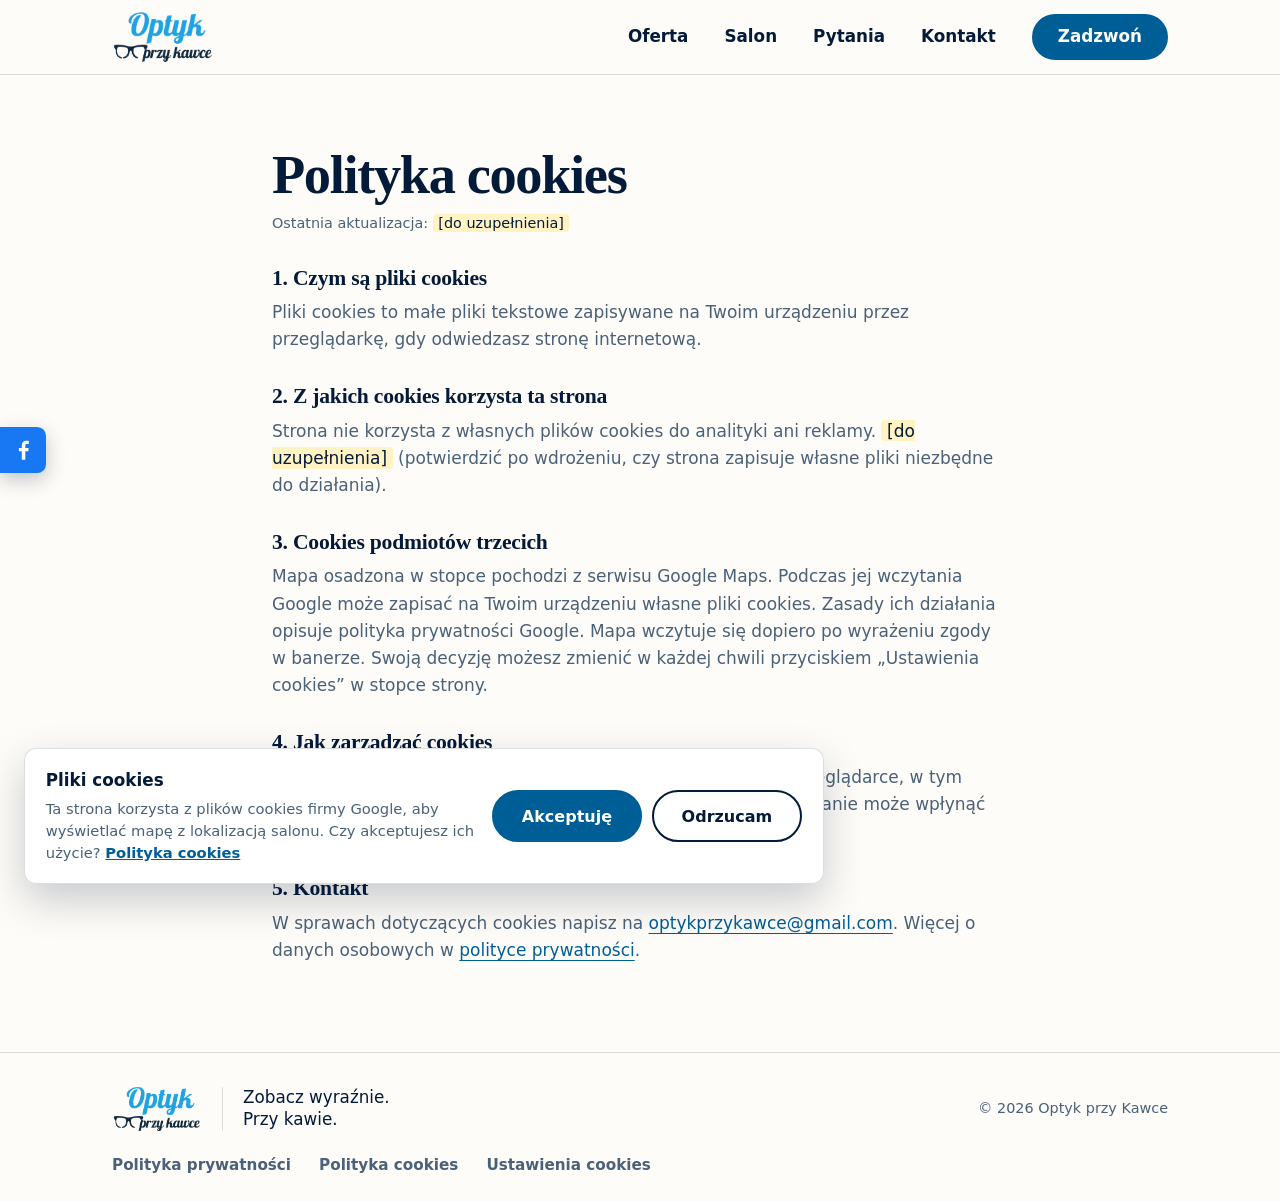
<file: site/polityka-cookies.html>
<!DOCTYPE html>
<html lang="pl">
<head>
  <meta charset="utf-8">
  <meta name="viewport" content="width=device-width, initial-scale=1">
  <title>Polityka cookies | Optyk przy Kawce</title>
  <meta name="description" content="Polityka cookies serwisu Optyk przy Kawce.">
  <meta name="theme-color" content="#FEFCF8">
  <meta property="og:title" content="Polityka cookies | Optyk przy Kawce">
  <meta property="og:description" content="Polityka cookies serwisu Optyk przy Kawce.">
  <link rel="canonical" href="https://www.optykprzykawce.pl/polityka-cookies">
  <meta property="og:url" content="https://www.optykprzykawce.pl/polityka-cookies">
  <meta property="og:site_name" content="Optyk przy Kawce">
  <meta property="og:locale" content="pl_PL">
  <meta name="twitter:card" content="summary_large_image">
  <meta name="robots" content="noindex, follow">
  <meta property="og:type" content="website">
  <meta property="og:image" content="https://www.optykprzykawce.pl/img/salon-optyczny-lublin-gablota-z-oprawkami.jpg">
  <script>document.documentElement.classList.add('js');</script>
  <link rel="icon" href="/favicon.ico" sizes="48x48">
  <link rel="icon" type="image/png" sizes="32x32" href="/favicon-32x32.png">
  <link rel="icon" type="image/png" sizes="192x192" href="/icon-192.png">
  <link rel="apple-touch-icon" href="/apple-touch-icon.png">
  <link rel="stylesheet" href="css/style.css">
</head>
<body>
  <a class="skip" href="#tresc">Przejdź do treści</a>

  <header class="top">
    <a class="top__logo" href="/" aria-label="Optyk przy Kawce, strona główna">
      <img src="img/optyk-przy-kawce-logo.png" alt="Optyk przy Kawce" width="585" height="312">
    </a>
    <button class="top__burger" type="button" aria-expanded="false" aria-controls="menu">
      <span class="sr">Menu</span><i></i><i></i>
    </button>
    <nav class="top__nav" id="menu" aria-label="Główna nawigacja">
      <a href="/#oferta">Oferta</a>
      <a href="/#salon">Salon</a>
      <a href="/#faq">Pytania</a>
      <a href="/#kontakt">Kontakt</a>
      <a class="btn btn--small top__tel" href="tel:+48723980100" aria-label="Zadzwoń 723 980 100">Zadzwoń</a>
    </nav>
  </header>

  <main id="tresc">
    <!-- SZKIC DO WERYFIKACJI PRAWNEJ: uzupełnić dane administratora i zweryfikować treść przed publikacją -->
    <section class="prawne">
      <div class="wrap prawne__tresc">
        <h1>Polityka cookies</h1>
        <p class="prawne__data">Ostatnia aktualizacja: <mark class="do-uzupelnienia">[do uzupełnienia]</mark></p>

        <h2>1. Czym są pliki cookies</h2>
        <p>Pliki cookies to małe pliki tekstowe zapisywane na Twoim urządzeniu przez przeglądarkę, gdy odwiedzasz stronę internetową.</p>

        <h2>2. Z jakich cookies korzysta ta strona</h2>
        <p>Strona nie korzysta z własnych plików cookies do analityki ani reklamy. <mark class="do-uzupelnienia">[do uzupełnienia]</mark> (potwierdzić po wdrożeniu, czy strona zapisuje własne pliki niezbędne do działania).</p>

        <h2>3. Cookies podmiotów trzecich</h2>
        <p>Mapa osadzona w stopce pochodzi z serwisu Google Maps. Podczas jej wczytania Google może zapisać na Twoim urządzeniu własne pliki cookies. Zasady ich działania opisuje polityka prywatności Google. Mapa wczytuje się dopiero po wyrażeniu zgody w banerze. Swoją decyzję możesz zmienić w każdej chwili przyciskiem „Ustawienia cookies” w stopce strony.</p>

        <h2>4. Jak zarządzać cookies</h2>
        <p>Możesz w każdej chwili zmienić ustawienia cookies w swojej przeglądarce, w tym usunąć zapisane pliki lub zablokować ich zapisywanie. Zablokowanie może wpłynąć na działanie mapy.</p>

        <h2>5. Kontakt</h2>
        <p>W sprawach dotyczących cookies napisz na <a href="mailto:optykprzykawce@gmail.com">optykprzykawce@gmail.com</a>. Więcej o danych osobowych w <a href="/polityka-prywatnosci">polityce prywatności</a>.</p>

      </div>
    </section>
  </main>

  <footer class="stopka">
    <div class="wrap stopka__row">
      <div class="stopka__marka">
        <a href="/" aria-label="Optyk przy Kawce, strona główna"><img src="img/optyk-przy-kawce-logo.png" alt="Optyk przy Kawce" width="585" height="312" loading="lazy"></a>
        <p class="stopka__haslo">Zobacz wyraźnie.<br>Przy kawie.</p>
      </div>
      <p class="stopka__copy">© <span data-year>2026</span> Optyk przy Kawce</p>
      <nav aria-label="Informacje prawne">
        <ul class="stopka__prawne">
          <li><a href="/polityka-prywatnosci">Polityka prywatności</a></li>
          <li><a href="/polityka-cookies">Polityka cookies</a></li>
          <li><button class="stopka__cookies" type="button" data-cookies-ustawienia>Ustawienia cookies</button></li>
        </ul>
      </nav>
    </div>
  </footer>

  <a class="fb-plywajacy" href="https://www.facebook.com/optykprzykawce" target="_blank" rel="noopener" aria-label="Odwiedź nas na Facebooku"><svg viewBox="0 0 24 24" aria-hidden="true" focusable="false"><path d="M13.5 21v-7.5h2.6l.4-3h-3V8.6c0-.9.3-1.5 1.5-1.5h1.6V4.4c-.3 0-1.2-.1-2.3-.1-2.3 0-3.9 1.4-3.9 4v2.2H7.8v3h2.6V21z" fill="currentColor"/></svg></a>

  <a class="callbar" href="tel:+48723980100" aria-label="Zadzwoń 723 980 100">Zadzwoń</a>

  <script src="js/main.js" defer></script>
</body>
</html>
</file>
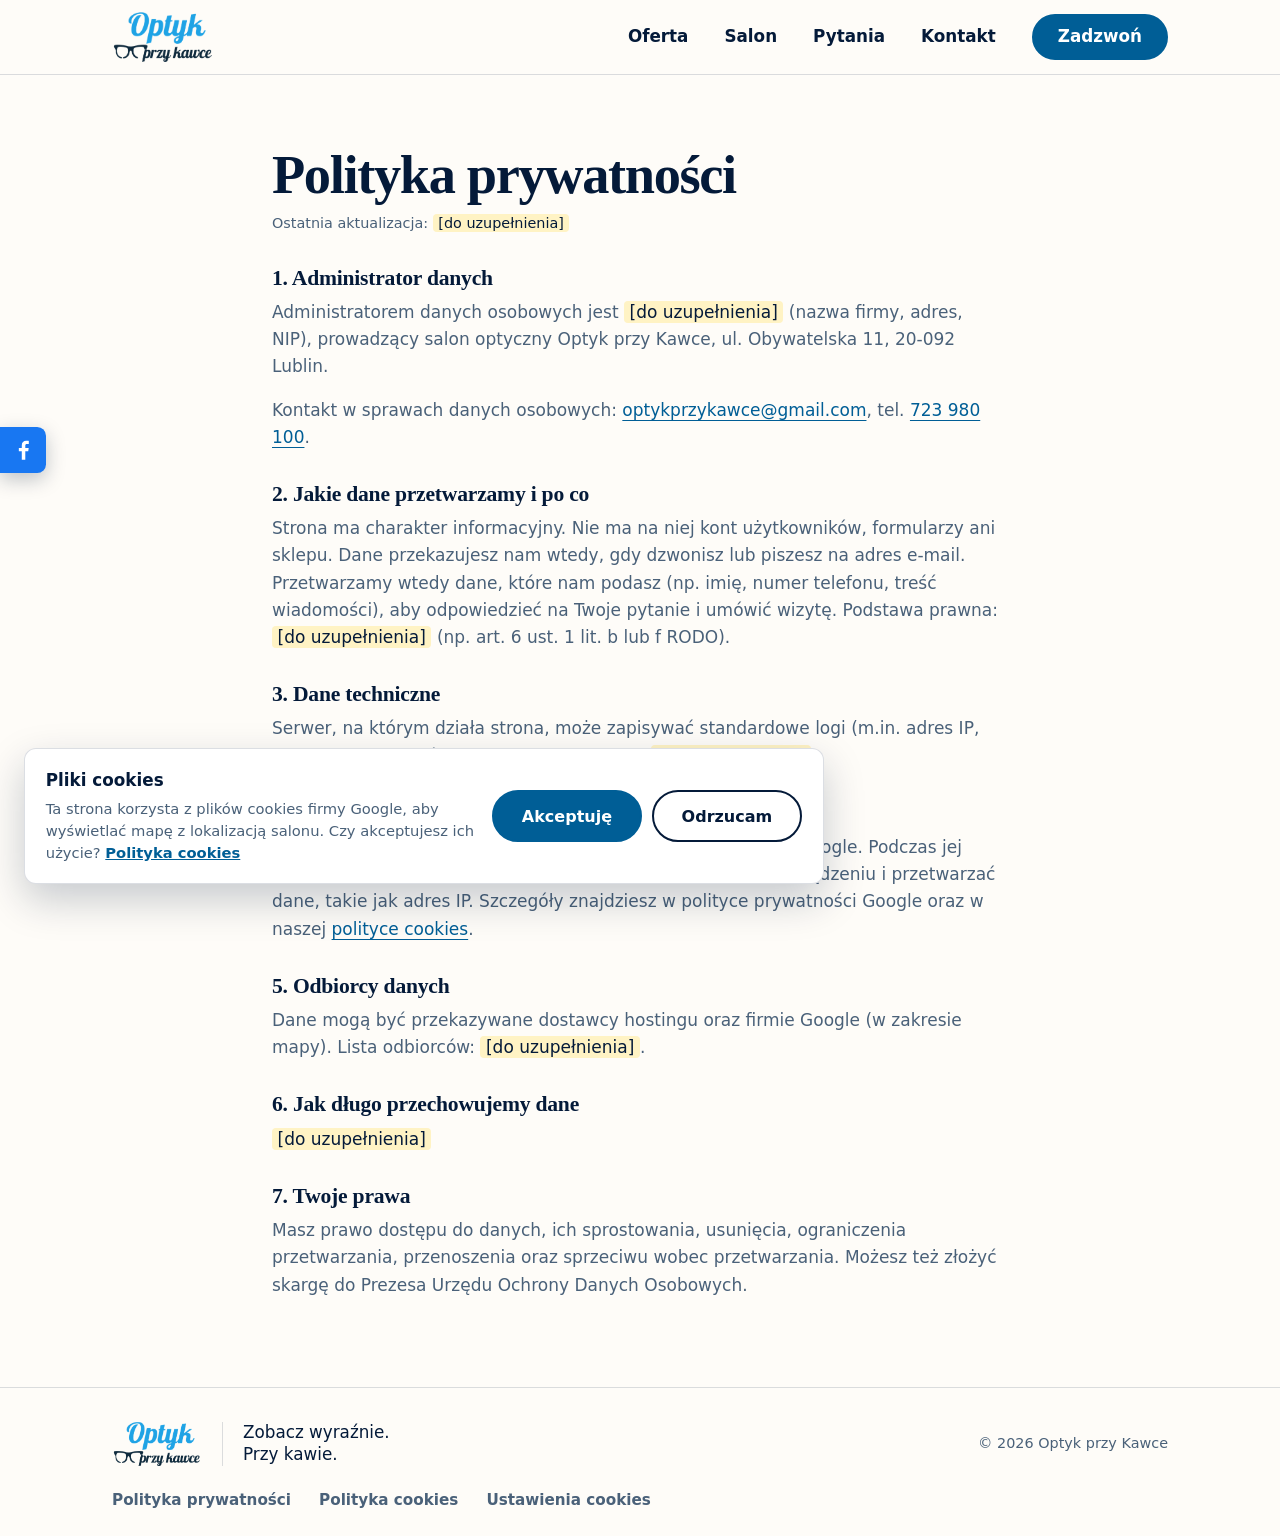
<file: site/polityka-prywatnosci.html>
<!DOCTYPE html>
<html lang="pl">
<head>
  <meta charset="utf-8">
  <meta name="viewport" content="width=device-width, initial-scale=1">
  <title>Polityka prywatności | Optyk przy Kawce</title>
  <meta name="description" content="Polityka prywatności serwisu Optyk przy Kawce.">
  <meta name="theme-color" content="#FEFCF8">
  <meta property="og:title" content="Polityka prywatności | Optyk przy Kawce">
  <meta property="og:description" content="Polityka prywatności serwisu Optyk przy Kawce.">
  <link rel="canonical" href="https://www.optykprzykawce.pl/polityka-prywatnosci">
  <meta property="og:url" content="https://www.optykprzykawce.pl/polityka-prywatnosci">
  <meta property="og:site_name" content="Optyk przy Kawce">
  <meta property="og:locale" content="pl_PL">
  <meta name="twitter:card" content="summary_large_image">
  <meta name="robots" content="noindex, follow">
  <meta property="og:type" content="website">
  <meta property="og:image" content="https://www.optykprzykawce.pl/img/salon-optyczny-lublin-gablota-z-oprawkami.jpg">
  <script>document.documentElement.classList.add('js');</script>
  <link rel="icon" href="/favicon.ico" sizes="48x48">
  <link rel="icon" type="image/png" sizes="32x32" href="/favicon-32x32.png">
  <link rel="icon" type="image/png" sizes="192x192" href="/icon-192.png">
  <link rel="apple-touch-icon" href="/apple-touch-icon.png">
  <link rel="stylesheet" href="css/style.css">
</head>
<body>
  <a class="skip" href="#tresc">Przejdź do treści</a>

  <header class="top">
    <a class="top__logo" href="/" aria-label="Optyk przy Kawce, strona główna">
      <img src="img/optyk-przy-kawce-logo.png" alt="Optyk przy Kawce" width="585" height="312">
    </a>
    <button class="top__burger" type="button" aria-expanded="false" aria-controls="menu">
      <span class="sr">Menu</span><i></i><i></i>
    </button>
    <nav class="top__nav" id="menu" aria-label="Główna nawigacja">
      <a href="/#oferta">Oferta</a>
      <a href="/#salon">Salon</a>
      <a href="/#faq">Pytania</a>
      <a href="/#kontakt">Kontakt</a>
      <a class="btn btn--small top__tel" href="tel:+48723980100" aria-label="Zadzwoń 723 980 100">Zadzwoń</a>
    </nav>
  </header>

  <main id="tresc">
    <!-- SZKIC DO WERYFIKACJI PRAWNEJ: uzupełnić dane administratora i zweryfikować treść przed publikacją -->
    <section class="prawne">
      <div class="wrap prawne__tresc">
        <h1>Polityka prywatności</h1>
        <p class="prawne__data">Ostatnia aktualizacja: <mark class="do-uzupelnienia">[do uzupełnienia]</mark></p>

        <h2>1. Administrator danych</h2>
        <p>Administratorem danych osobowych jest <mark class="do-uzupelnienia">[do uzupełnienia]</mark> (nazwa firmy, adres, NIP), prowadzący salon optyczny Optyk przy Kawce, ul. Obywatelska 11, 20-092 Lublin.</p>
        <p>Kontakt w sprawach danych osobowych: <a href="mailto:optykprzykawce@gmail.com">optykprzykawce@gmail.com</a>, tel. <a href="tel:+48723980100">723 980 100</a>.</p>

        <h2>2. Jakie dane przetwarzamy i po co</h2>
        <p>Strona ma charakter informacyjny. Nie ma na niej kont użytkowników, formularzy ani sklepu. Dane przekazujesz nam wtedy, gdy dzwonisz lub piszesz na adres e-mail. Przetwarzamy wtedy dane, które nam podasz (np. imię, numer telefonu, treść wiadomości), aby odpowiedzieć na Twoje pytanie i umówić wizytę. Podstawa prawna: <mark class="do-uzupelnienia">[do uzupełnienia]</mark> (np. art. 6 ust. 1 lit. b lub f RODO).</p>

        <h2>3. Dane techniczne</h2>
        <p>Serwer, na którym działa strona, może zapisywać standardowe logi (m.in. adres IP, datę i godzinę wejścia). Dostawca hostingu: <mark class="do-uzupelnienia">[do uzupełnienia]</mark>.</p>

        <h2>4. Mapa Google</h2>
        <p>W stopce strony znajduje się mapa udostępniana przez firmę Google. Podczas jej wczytywania Google może zapisywać pliki cookie na Twoim urządzeniu i przetwarzać dane, takie jak adres IP. Szczegóły znajdziesz w polityce prywatności Google oraz w naszej <a href="/polityka-cookies">polityce cookies</a>.</p>

        <h2>5. Odbiorcy danych</h2>
        <p>Dane mogą być przekazywane dostawcy hostingu oraz firmie Google (w zakresie mapy). Lista odbiorców: <mark class="do-uzupelnienia">[do uzupełnienia]</mark>.</p>

        <h2>6. Jak długo przechowujemy dane</h2>
        <p><mark class="do-uzupelnienia">[do uzupełnienia]</mark></p>

        <h2>7. Twoje prawa</h2>
        <p>Masz prawo dostępu do danych, ich sprostowania, usunięcia, ograniczenia przetwarzania, przenoszenia oraz sprzeciwu wobec przetwarzania. Możesz też złożyć skargę do Prezesa Urzędu Ochrony Danych Osobowych.</p>

      </div>
    </section>
  </main>

  <footer class="stopka">
    <div class="wrap stopka__row">
      <div class="stopka__marka">
        <a href="/" aria-label="Optyk przy Kawce, strona główna"><img src="img/optyk-przy-kawce-logo.png" alt="Optyk przy Kawce" width="585" height="312" loading="lazy"></a>
        <p class="stopka__haslo">Zobacz wyraźnie.<br>Przy kawie.</p>
      </div>
      <p class="stopka__copy">© <span data-year>2026</span> Optyk przy Kawce</p>
      <nav aria-label="Informacje prawne">
        <ul class="stopka__prawne">
          <li><a href="/polityka-prywatnosci">Polityka prywatności</a></li>
          <li><a href="/polityka-cookies">Polityka cookies</a></li>
          <li><button class="stopka__cookies" type="button" data-cookies-ustawienia>Ustawienia cookies</button></li>
        </ul>
      </nav>
    </div>
  </footer>

  <a class="fb-plywajacy" href="https://www.facebook.com/optykprzykawce" target="_blank" rel="noopener" aria-label="Odwiedź nas na Facebooku"><svg viewBox="0 0 24 24" aria-hidden="true" focusable="false"><path d="M13.5 21v-7.5h2.6l.4-3h-3V8.6c0-.9.3-1.5 1.5-1.5h1.6V4.4c-.3 0-1.2-.1-2.3-.1-2.3 0-3.9 1.4-3.9 4v2.2H7.8v3h2.6V21z" fill="currentColor"/></svg></a>

  <a class="callbar" href="tel:+48723980100" aria-label="Zadzwoń 723 980 100">Zadzwoń</a>

  <script src="js/main.js" defer></script>
</body>
</html>
</file>
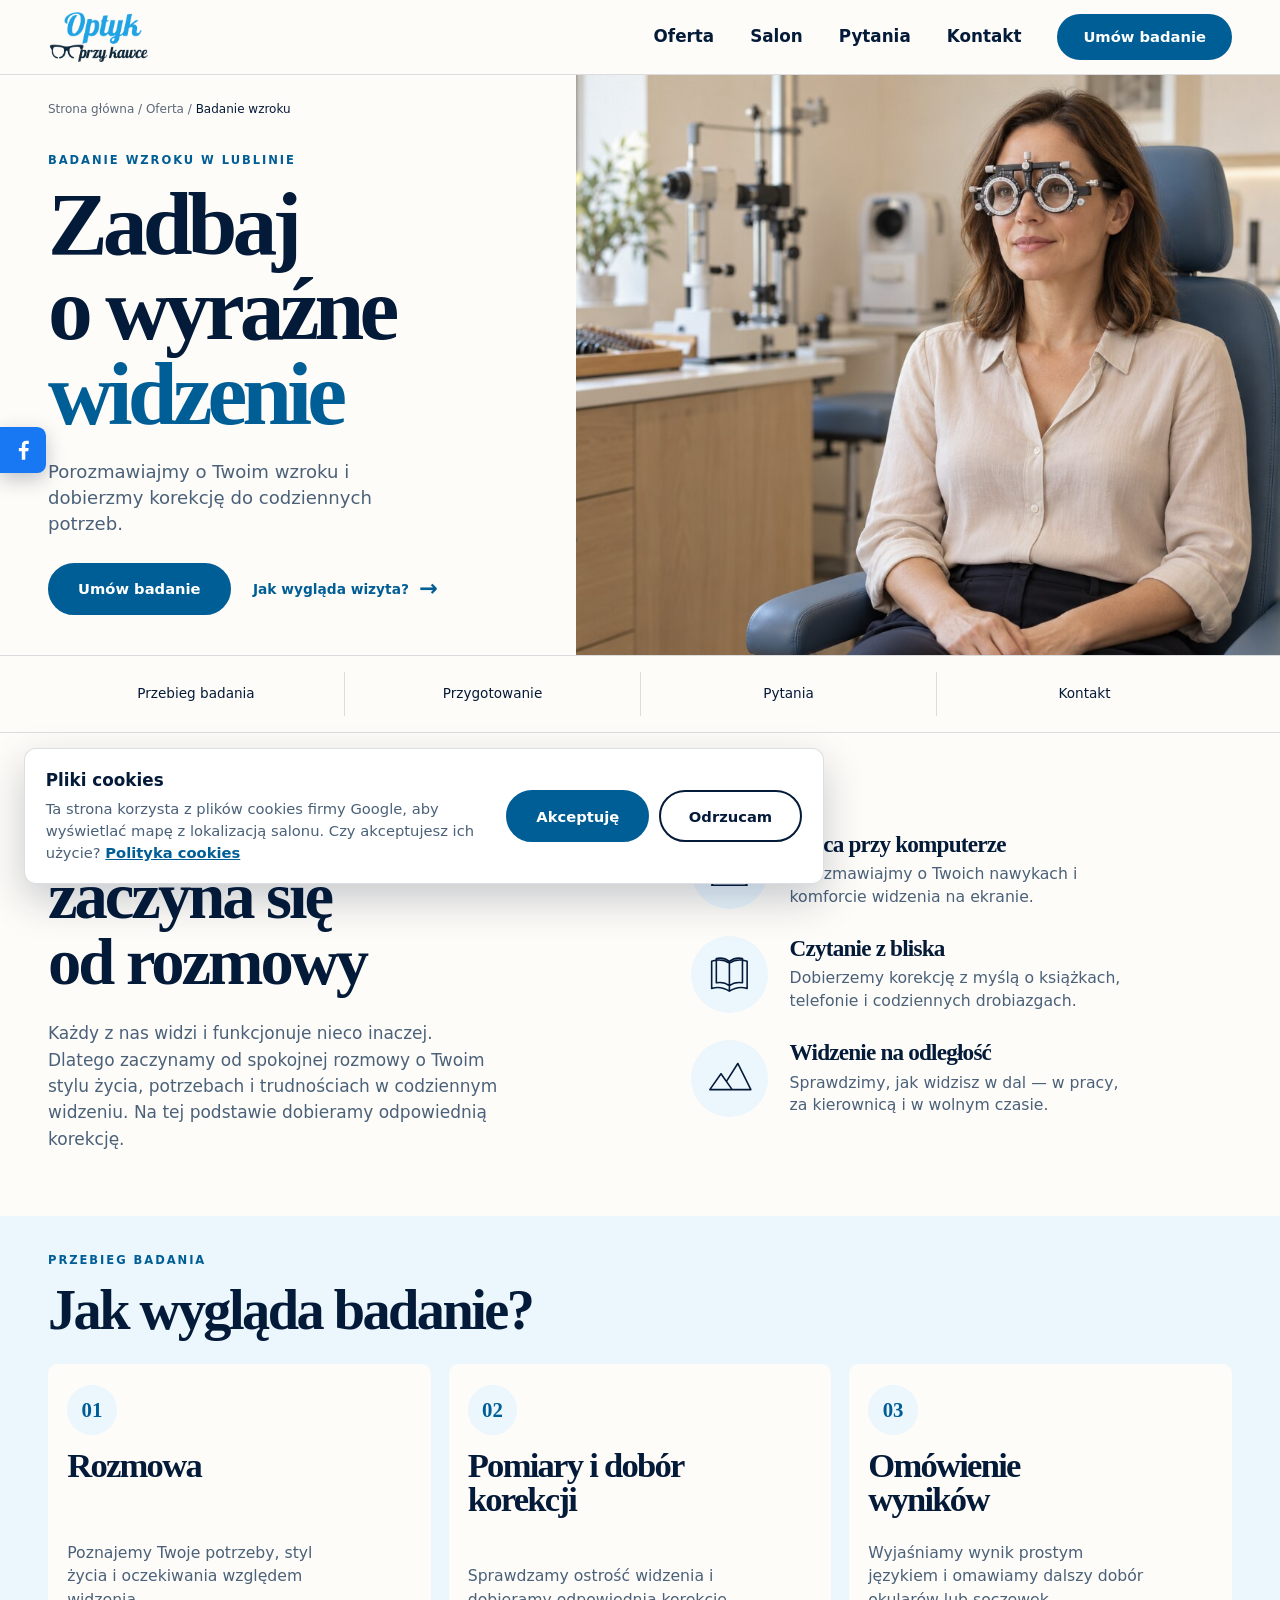
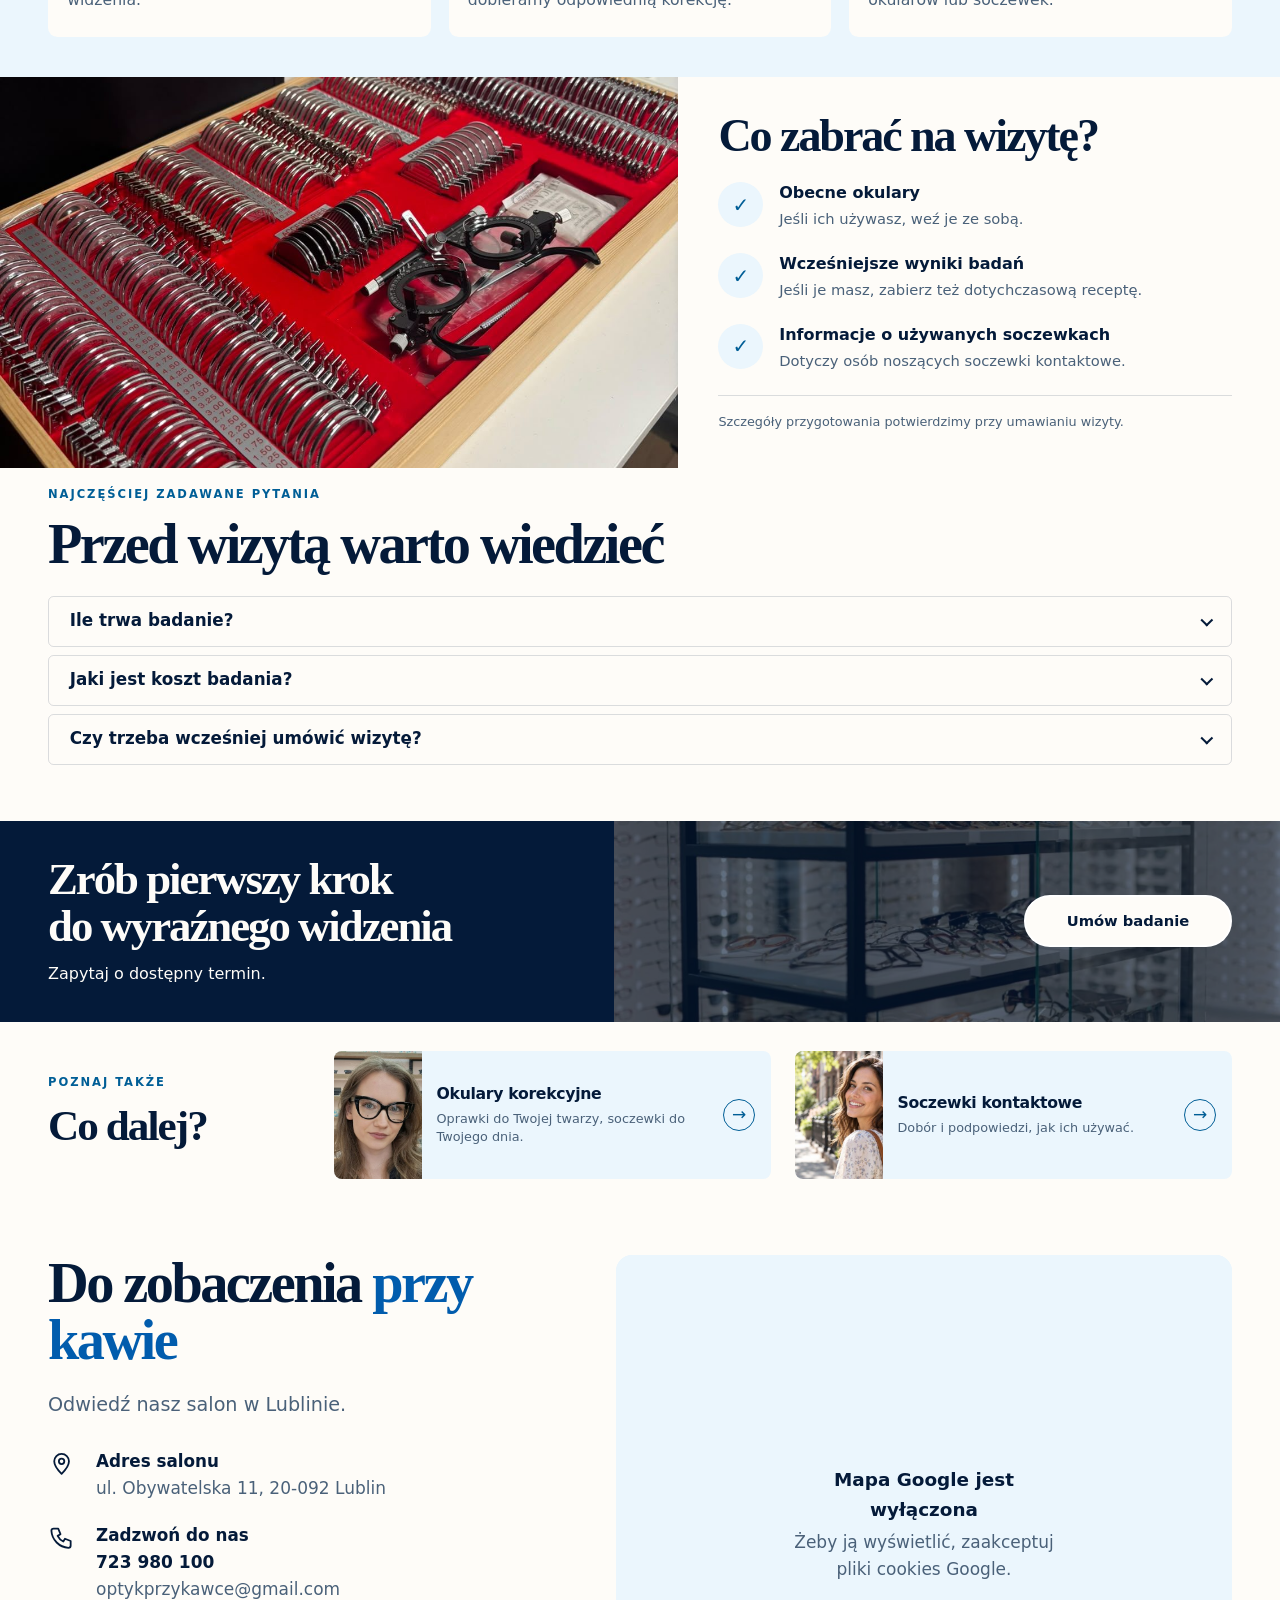
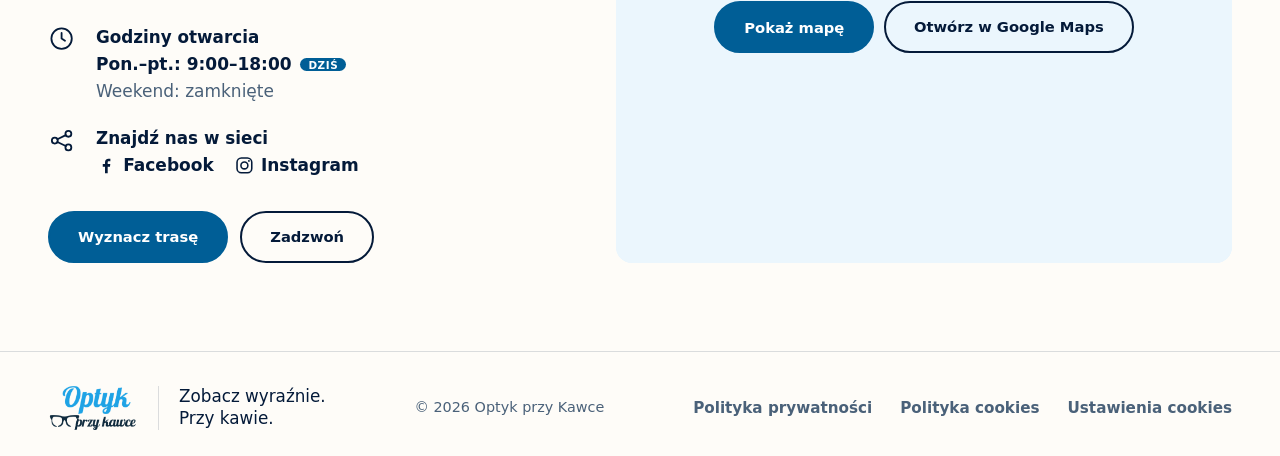
<file: site/oferta/badanie-wzroku.html>
<!DOCTYPE html>
<html lang="pl">
<head>
  <meta charset="utf-8">
  <meta name="viewport" content="width=device-width, initial-scale=1">
  <title>Badanie wzroku Lublin – umów wizytę | Optyk przy Kawce</title>
  <meta name="description" content="Badanie wzroku w Lublinie: rozmowa, pomiar ostrości widzenia i dobór korekcji. Optyk przy Kawce, ul. Obywatelska 11. Umów wizytę: 723 980 100.">
  <meta name="theme-color" content="#FEFCF8">
  <meta name="robots" content="index, follow, max-image-preview:large">
  <meta property="og:title" content="Badanie wzroku Lublin – umów wizytę | Optyk przy Kawce">
  <meta property="og:description" content="Badanie wzroku w Lublinie: rozmowa, pomiar ostrości widzenia i dobór korekcji. Optyk przy Kawce, ul. Obywatelska 11. Umów wizytę: 723 980 100.">
  <link rel="canonical" href="https://www.optykprzykawce.pl/oferta/badanie-wzroku">
  <meta property="og:url" content="https://www.optykprzykawce.pl/oferta/badanie-wzroku">
  <meta property="og:site_name" content="Optyk przy Kawce">
  <meta property="og:locale" content="pl_PL">
  <meta name="twitter:card" content="summary_large_image">
  <meta property="og:type" content="website">
  <meta property="og:image" content="https://www.optykprzykawce.pl/img/badanie-wzroku-lublin-gabinet-optyczny.jpg">
  <script>document.documentElement.classList.add('js');</script>
  <link rel="icon" href="/favicon.ico" sizes="48x48">
  <link rel="icon" type="image/png" sizes="32x32" href="/favicon-32x32.png">
  <link rel="icon" type="image/png" sizes="192x192" href="/icon-192.png">
  <link rel="apple-touch-icon" href="/apple-touch-icon.png">
  <link rel="stylesheet" href="../css/style.css">
  <script type="application/ld+json">
  {
    "@context": "https://schema.org",
    "@type": "Service",
    "name": "Badanie wzroku w Lublinie",
    "serviceType": "Badanie wzroku",
    "url": "https://www.optykprzykawce.pl/oferta/badanie-wzroku",
    "description": "Badanie wzroku w Lublinie: rozmowa, pomiar ostrości widzenia i dobór korekcji. Optyk przy Kawce, ul. Obywatelska 11. Umów wizytę: 723 980 100.",
    "areaServed": {
      "@type": "City",
      "name": "Lublin"
    },
    "provider": {
      "@type": [
        "Optician",
        "LocalBusiness"
      ],
      "@id": "https://www.optykprzykawce.pl/#salon",
      "name": "Optyk przy Kawce",
      "telephone": "+48723980100",
      "address": {
        "@type": "PostalAddress",
        "streetAddress": "ul. Obywatelska 11",
        "postalCode": "20-092",
        "addressLocality": "Lublin",
        "addressCountry": "PL"
      }
    }
  }
  </script>
  <script type="application/ld+json">
  {
    "@context": "https://schema.org",
    "@type": "BreadcrumbList",
    "itemListElement": [
      {
        "@type": "ListItem",
        "position": 1,
        "name": "Strona główna",
        "item": "https://www.optykprzykawce.pl/"
      },
      {
        "@type": "ListItem",
        "position": 2,
        "name": "Oferta",
        "item": "https://www.optykprzykawce.pl/#oferta"
      },
      {
        "@type": "ListItem",
        "position": 3,
        "name": "Badanie wzroku",
        "item": "https://www.optykprzykawce.pl/oferta/badanie-wzroku"
      }
    ]
  }
  </script>
  <script type="application/ld+json">
  {
    "@context": "https://schema.org",
    "@type": "FAQPage",
    "mainEntity": [
      {
        "@type": "Question",
        "name": "Ile trwa badanie?",
        "acceptedAnswer": {
          "@type": "Answer",
          "text": "Czas wizyty zależy od jej zakresu. Szczegóły podamy podczas umawiania terminu pod numerem 723 980 100."
        }
      },
      {
        "@type": "Question",
        "name": "Jaki jest koszt badania?",
        "acceptedAnswer": {
          "@type": "Answer",
          "text": "Aktualną cenę podamy telefonicznie lub w salonie, przed umówieniem badania."
        }
      },
      {
        "@type": "Question",
        "name": "Czy trzeba wcześniej umówić wizytę?",
        "acceptedAnswer": {
          "@type": "Answer",
          "text": "Zadzwoń pod numer 723 980 100, żeby sprawdzić dostępność i ustalić dogodny termin."
        }
      }
    ]
  }
  </script>
</head>
<body class="badanie-page">
  <a class="skip" href="#tresc">Przejdź do treści</a>

  <header class="top">
    <a class="top__logo" href="/" aria-label="Optyk przy Kawce, strona główna">
      <img src="../img/optyk-przy-kawce-logo.png" alt="Optyk przy Kawce" width="585" height="312">
    </a>
    <button class="top__burger" type="button" aria-expanded="false" aria-controls="menu">
      <span class="sr">Menu</span><i></i><i></i>
    </button>
    <nav class="top__nav" id="menu" aria-label="Główna nawigacja">
      <a href="/#oferta">Oferta</a>
      <a href="/#salon">Salon</a>
      <a href="/#faq">Pytania</a>
      <a href="/#kontakt">Kontakt</a>
      <a class="btn btn--small top__tel" href="tel:+48723980100" aria-label="Umów badanie — zadzwoń 723 980 100">Umów badanie</a>
    </nav>
  </header>

  <main id="tresc">
    <section class="badanie-hero" aria-labelledby="badanie-tytul">
      <div class="badanie-hero__text">
        <nav class="crumbs" aria-label="Ścieżka nawigacji"><a href="/">Strona główna</a><span aria-hidden="true"> / </span><a href="/#oferta">Oferta</a><span aria-hidden="true"> / </span><span aria-current="page">Badanie wzroku</span></nav>
        <p class="eyebrow">Badanie wzroku w Lublinie</p>
        <h1 id="badanie-tytul">Zadbaj<br>o wyraźne<br><em>widzenie</em></h1>
        <p class="badanie-hero__lead">Porozmawiajmy o Twoim wzroku i dobierzmy korekcję do codziennych potrzeb.</p>
        <div class="badanie-hero__cta">
          <a class="btn" href="tel:+48723980100" aria-label="Umów badanie — zadzwoń 723 980 100">Umów badanie</a>
          <a class="badanie-link" href="#przebieg">Jak wygląda wizyta? <span aria-hidden="true">→</span></a>
        </div>
      </div>
      <figure class="badanie-hero__foto"><img src="../img/badanie-wzroku-lublin-gabinet-optyczny.jpg" alt="Kobieta w oprawce próbnej podczas dobierania korekcji wzroku" width="1174" height="784" fetchpriority="high"></figure>
    </section>

    <nav class="badanie-skroty" aria-label="Na tej stronie">
      <div class="wrap"><a href="#przebieg">Przebieg badania</a><a href="#przygotowanie">Przygotowanie</a><a href="#faq">Pytania</a><a href="#kontakt">Kontakt</a></div>
    </nav>

    <section class="badanie-rozmowa wrap" aria-labelledby="rozmowa-tytul">
      <div>
        <h2 id="rozmowa-tytul">Dobry wzrok<br>zaczyna się<br>od rozmowy</h2>
        <p>Każdy z nas widzi i funkcjonuje nieco inaczej. Dlatego zaczynamy od spokojnej rozmowy o Twoim stylu życia, potrzebach i trudnościach w codziennym widzeniu. Na tej podstawie dobieramy odpowiednią korekcję.</p>
      </div>
      <ul class="badanie-potrzeby">
        <li><span class="badanie-ikona"><svg viewBox="0 0 48 48" aria-hidden="true"><path d="M11 9h26v23H11zM11 32l-6 8h38l-6-8M18 36h12"/></svg></span><div><h3>Praca przy komputerze</h3><p>Porozmawiajmy o Twoich nawykach i komforcie widzenia na ekranie.</p></div></li>
        <li><span class="badanie-ikona"><svg viewBox="0 0 48 48" aria-hidden="true"><path d="M24 12C18 8 11 8 5 10v29c7-2 13-1 19 3 6-4 12-5 19-3V10c-6-2-13-2-19 2v30M10 7c5-1 10 0 14 3 4-3 9-4 14-3v26c-5-1-10 0-14 3-4-3-9-4-14-3z"/></svg></span><div><h3>Czytanie z bliska</h3><p>Dobierzemy korekcję z myślą o książkach, telefonie i codziennych drobiazgach.</p></div></li>
        <li><span class="badanie-ikona"><svg viewBox="0 0 48 48" aria-hidden="true"><path d="M3 36l12-17 12 17H3zM21 27l12-19 14 28H27"/></svg></span><div><h3>Widzenie na odległość</h3><p>Sprawdzimy, jak widzisz w dal — w pracy, za kierownicą i w wolnym czasie.</p></div></li>
      </ul>
    </section>

    <section class="badanie-przebieg" id="przebieg" aria-labelledby="przebieg-tytul">
      <div class="wrap">
        <p class="eyebrow">Przebieg badania</p>
        <h2 id="przebieg-tytul">Jak wygląda badanie?</h2>
        <!-- DO POTWIERDZENIA Z KLIENTEM: szczegółowy zakres badania. -->
        <ol class="badanie-kroki">
          <li><span class="badanie-kroki__numer" aria-hidden="true">01</span><h3>Rozmowa</h3><p>Poznajemy Twoje potrzeby, styl życia i oczekiwania względem widzenia.</p></li>
          <li><span class="badanie-kroki__numer" aria-hidden="true">02</span><h3>Pomiary i dobór korekcji</h3><p>Sprawdzamy ostrość widzenia i dobieramy odpowiednią korekcję.</p></li>
          <li><span class="badanie-kroki__numer" aria-hidden="true">03</span><h3>Omówienie wyników</h3><p>Wyjaśniamy wynik prostym językiem i omawiamy dalszy dobór okularów lub soczewek.</p></li>
        </ol>
      </div>
    </section>

    <section class="badanie-przygotowanie" id="przygotowanie" aria-labelledby="przygotowanie-tytul">
      <figure><img src="../img/badanie-wzroku-lublin-zestaw-soczewek-probnych.jpg" alt="Zestaw soczewek próbnych i oprawka próbna do badania wzroku w salonie optycznym w Lublinie" width="1200" height="1600" loading="lazy"></figure>
      <div class="badanie-przygotowanie__text">
        <h2 id="przygotowanie-tytul">Co zabrać na wizytę?</h2>
        <ul class="badanie-lista">
          <li><span class="badanie-check" aria-hidden="true">✓</span><div><strong>Obecne okulary</strong><p>Jeśli ich używasz, weź je ze sobą.</p></div></li>
          <li><span class="badanie-check" aria-hidden="true">✓</span><div><strong>Wcześniejsze wyniki badań</strong><p>Jeśli je masz, zabierz też dotychczasową receptę.</p></div></li>
          <li><span class="badanie-check" aria-hidden="true">✓</span><div><strong>Informacje o używanych soczewkach</strong><p>Dotyczy osób noszących soczewki kontaktowe.</p></div></li>
        </ul>
        <p class="badanie-przygotowanie__uwaga">Szczegóły przygotowania potwierdzimy przy umawianiu wizyty.</p>
      </div>
    </section>

    <section class="badanie-faq wrap" id="faq" aria-labelledby="faq-tytul">
      <p class="eyebrow">Najczęściej zadawane pytania</p>
      <h2 id="faq-tytul">Przed wizytą warto wiedzieć</h2>
      <div class="faq">
        <details name="faq"><summary>Ile trwa badanie?</summary><p>Czas wizyty zależy od jej zakresu. Szczegóły podamy podczas umawiania terminu pod numerem <a href="tel:+48723980100">723 980 100</a>.</p></details>
        <details name="faq"><summary>Jaki jest koszt badania?</summary><p>Aktualną cenę podamy telefonicznie lub w salonie, przed umówieniem badania.</p></details>
        <details name="faq"><summary>Czy trzeba wcześniej umówić wizytę?</summary><p>Zadzwoń pod numer <a href="tel:+48723980100">723 980 100</a>, żeby sprawdzić dostępność i ustalić dogodny termin.</p></details>
      </div>
    </section>

    <section class="badanie-zaproszenie" aria-labelledby="zaproszenie-tytul">
      <div class="wrap"><div><h2 id="zaproszenie-tytul">Zrób pierwszy krok<br>do wyraźnego widzenia</h2><p>Zapytaj o dostępny termin.</p></div><a class="btn btn--white" href="tel:+48723980100" aria-label="Umów badanie — zadzwoń 723 980 100">Umów badanie</a></div>
    </section>

    <section class="badanie-dalej wrap" aria-labelledby="dalej-tytul">
      <div><p class="eyebrow">Poznaj także</p><h2 id="dalej-tytul">Co dalej?</h2></div>
      <a class="badanie-oferta" href="/oferta/okulary-korekcyjne"><img src="../img/okulary-korekcyjne-lublin-miniatura.jpg" alt="" width="400" height="400" loading="lazy"><div><h3>Okulary korekcyjne</h3><p>Oprawki do Twojej twarzy, soczewki do Twojego dnia.</p></div><span aria-hidden="true">→</span></a>
      <a class="badanie-oferta" href="/oferta/soczewki-kontaktowe"><img src="../img/soczewki-kontaktowe-lublin-miniatura.jpg" alt="" width="400" height="400" loading="lazy"><div><h3>Soczewki kontaktowe</h3><p>Dobór i podpowiedzi, jak ich używać.</p></div><span aria-hidden="true">→</span></a>
    </section>

    <section class="kontakt-sekcja" id="kontakt">
      <div class="wrap kontakt-sekcja__grid">
        <div class="kontakt-sekcja__tekst">
          <h2 class="kontakt-sekcja__h reveal">Do zobaczenia <span class="akcent">przy kawie</span></h2>
          <p class="kontakt-sekcja__lead reveal">Odwiedź nasz salon w Lublinie.</p>
          <ul class="kontakt-lista stagger">
            <li><svg class="ik" viewBox="0 0 24 24" aria-hidden="true" focusable="false"><path d="M12 21s-6.5-6.2-6.5-11a6.5 6.5 0 0 1 13 0c0 4.8-6.5 11-6.5 11z"/><circle cx="12" cy="10" r="2.4"/></svg><div><strong>Adres salonu</strong><span>ul. Obywatelska 11, 20-092 Lublin</span></div></li>
            <li><svg class="ik" viewBox="0 0 24 24" aria-hidden="true" focusable="false"><path d="M5 4h4l2 5-2.5 1.5a11 11 0 0 0 5 5L15 13l5 2v4a2 2 0 0 1-2 2A16 16 0 0 1 3 6a2 2 0 0 1 2-2z"/></svg><div><strong>Zadzwoń do nas</strong><a href="tel:+48723980100">723 980 100</a><a class="kontakt-lista__mail" href="mailto:optykprzykawce@gmail.com">optykprzykawce@gmail.com</a></div></li>
            <li><svg class="ik" viewBox="0 0 24 24" aria-hidden="true" focusable="false"><circle cx="12" cy="12" r="9"/><path d="M12 7v5l3 2"/></svg><div class="godziny"><strong>Godziny otwarcia</strong><span data-days="1,2,3,4,5">Pon.–pt.: 9:00–18:00</span><span data-days="0,6">Weekend: zamknięte</span></div></li>
            <li><svg class="ik" viewBox="0 0 24 24" aria-hidden="true" focusable="false"><circle cx="6" cy="12" r="2.6"/><circle cx="18" cy="6" r="2.6"/><circle cx="18" cy="18" r="2.6"/><path d="M8.3 10.8 15.7 7.2M8.3 13.2 15.7 16.8"/></svg><div><strong>Znajdź nas w sieci</strong><span class="kontakt-social"><a href="https://www.facebook.com/optykprzykawce" target="_blank" rel="noopener"><svg viewBox="0 0 24 24" aria-hidden="true" focusable="false"><path d="M13.5 21v-7.5h2.6l.4-3h-3V8.6c0-.9.3-1.5 1.5-1.5h1.6V4.4c-.3 0-1.2-.1-2.3-.1-2.3 0-3.9 1.4-3.9 4v2.2H7.8v3h2.6V21z" fill="currentColor"/></svg>Facebook</a><a href="https://www.instagram.com/optykprzykawce/" target="_blank" rel="noopener"><svg viewBox="0 0 24 24" aria-hidden="true" focusable="false"><rect x="3.5" y="3.5" width="17" height="17" rx="5" fill="none" stroke="currentColor" stroke-width="1.8"/><circle cx="12" cy="12" r="4" fill="none" stroke="currentColor" stroke-width="1.8"/><circle cx="17.2" cy="6.8" r="1.1" fill="currentColor"/></svg>Instagram</a></span></div></li>
          </ul>
          <div class="kontakt-sekcja__cta reveal">
            <a class="btn" href="https://maps.app.goo.gl/uVHfZdmYuKes5w2g6" target="_blank" rel="noopener">Wyznacz trasę</a>
            <a class="btn btn--ghost" href="tel:+48723980100" aria-label="Zadzwoń 723 980 100">Zadzwoń</a>
          </div>
        </div>
        <div class="mapa-duza" data-mapa>
          <div class="mapa-blokada" data-mapa-blokada>
            <p><strong>Mapa Google jest wyłączona</strong>Żeby ją wyświetlić, zaakceptuj pliki cookies Google.</p>
            <div class="mapa-blokada__przyciski"><button class="btn" type="button" data-cookies-wlacz>Pokaż mapę</button><a class="btn btn--ghost" href="https://maps.app.goo.gl/uVHfZdmYuKes5w2g6" target="_blank" rel="noopener">Otwórz w Google Maps</a></div>
          </div>
          <iframe data-src="https://maps.google.com/maps?q=Optyk%20przy%20kawce%2C%20Obywatelska%2011%2C%20Lublin&amp;t=&amp;z=18&amp;ie=UTF8&amp;iwloc=&amp;output=embed" title="Mapa: Optyk przy Kawce, ul. Obywatelska 11, Lublin" loading="lazy" referrerpolicy="strict-origin-when-cross-origin" allowfullscreen></iframe>
        </div>
      </div>
    </section>

  </main>

  <footer class="stopka">
    <div class="wrap stopka__row">
      <div class="stopka__marka">
        <a href="/" aria-label="Optyk przy Kawce, strona główna"><img src="../img/optyk-przy-kawce-logo.png" alt="Optyk przy Kawce" width="585" height="312" loading="lazy"></a>
        <p class="stopka__haslo">Zobacz wyraźnie.<br>Przy kawie.</p>
      </div>
      <p class="stopka__copy">© <span data-year>2026</span> Optyk przy Kawce</p>
      <nav aria-label="Informacje prawne">
        <ul class="stopka__prawne">
          <li><a href="/polityka-prywatnosci">Polityka prywatności</a></li>
          <li><a href="/polityka-cookies">Polityka cookies</a></li>
          <li><button class="stopka__cookies" type="button" data-cookies-ustawienia>Ustawienia cookies</button></li>
        </ul>
      </nav>
    </div>
  </footer>

  <a class="fb-plywajacy" href="https://www.facebook.com/optykprzykawce" target="_blank" rel="noopener" aria-label="Odwiedź nas na Facebooku"><svg viewBox="0 0 24 24" aria-hidden="true" focusable="false"><path d="M13.5 21v-7.5h2.6l.4-3h-3V8.6c0-.9.3-1.5 1.5-1.5h1.6V4.4c-.3 0-1.2-.1-2.3-.1-2.3 0-3.9 1.4-3.9 4v2.2H7.8v3h2.6V21z" fill="currentColor"/></svg></a>

  <a class="callbar" href="tel:+48723980100" aria-label="Umów badanie — zadzwoń 723 980 100">Umów badanie · 723 980 100</a>

  <script src="../js/main.js" defer></script>
</body>
</html>
</file>
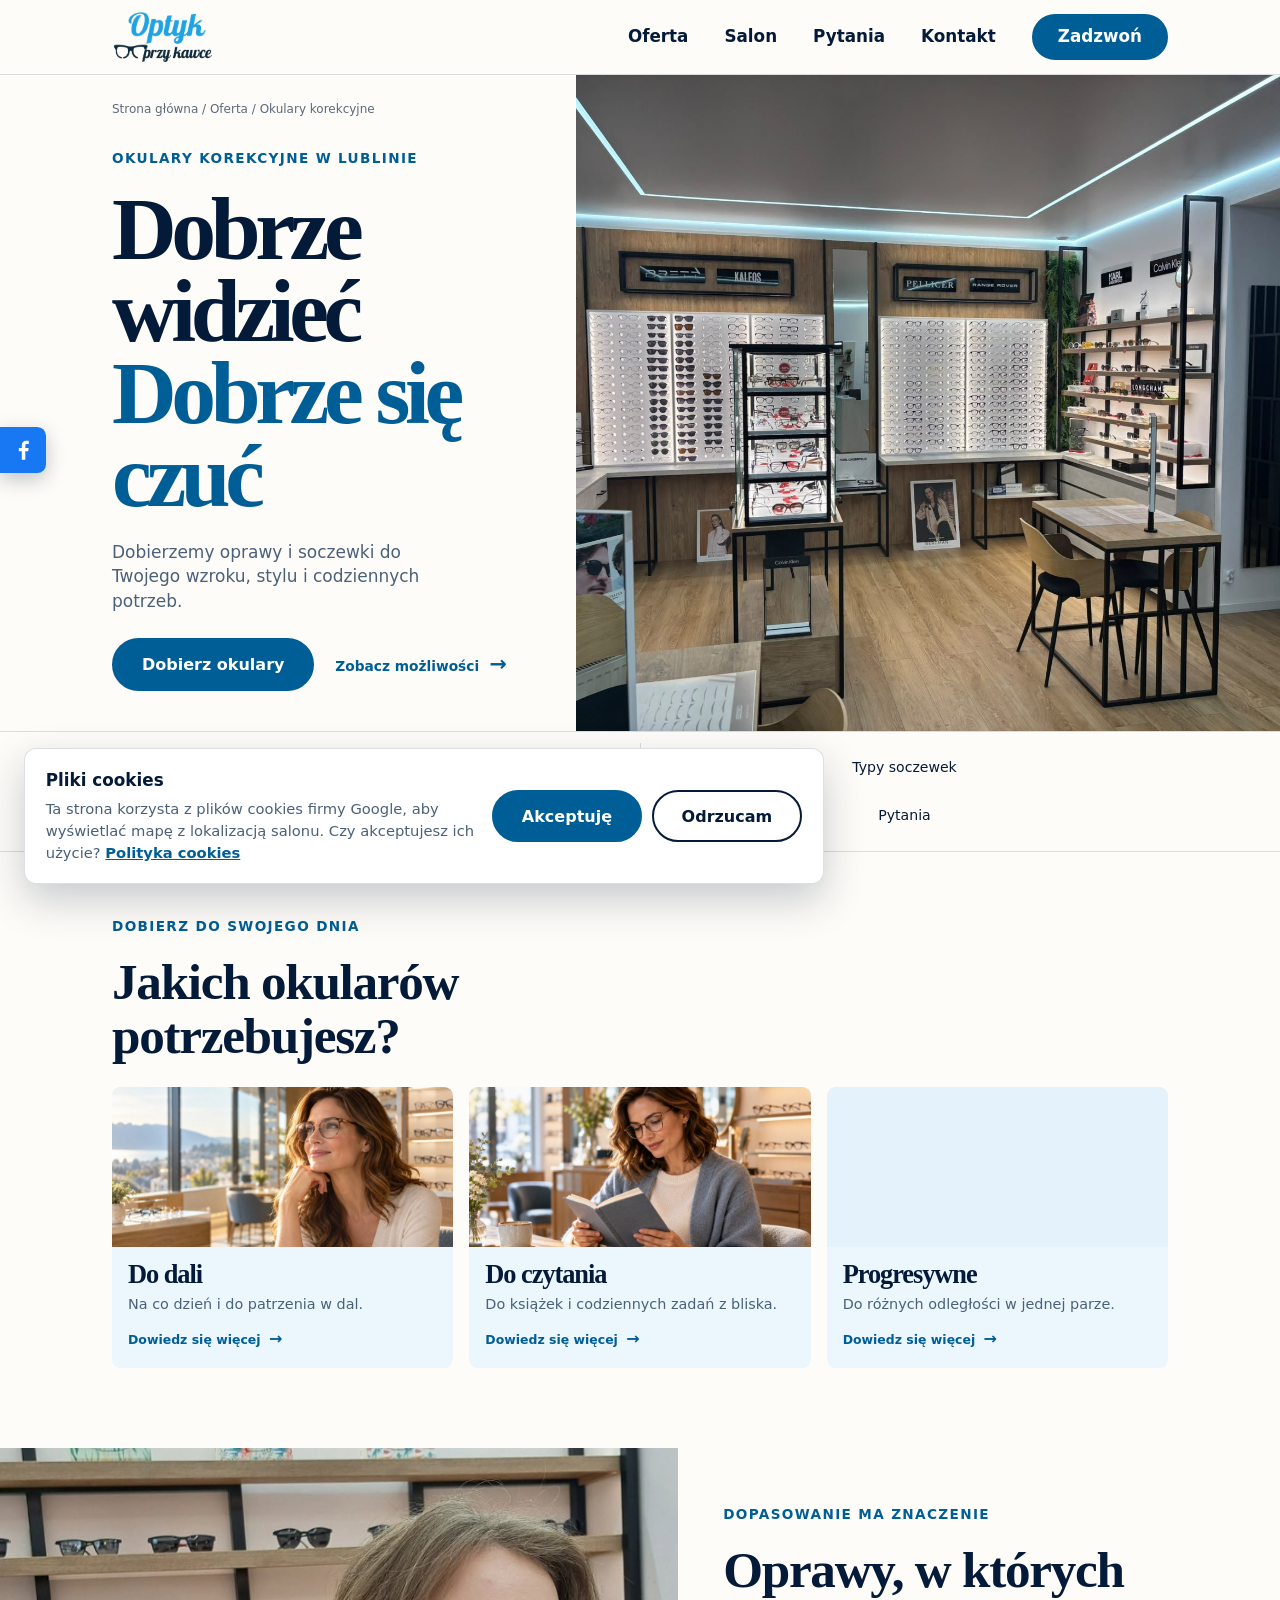
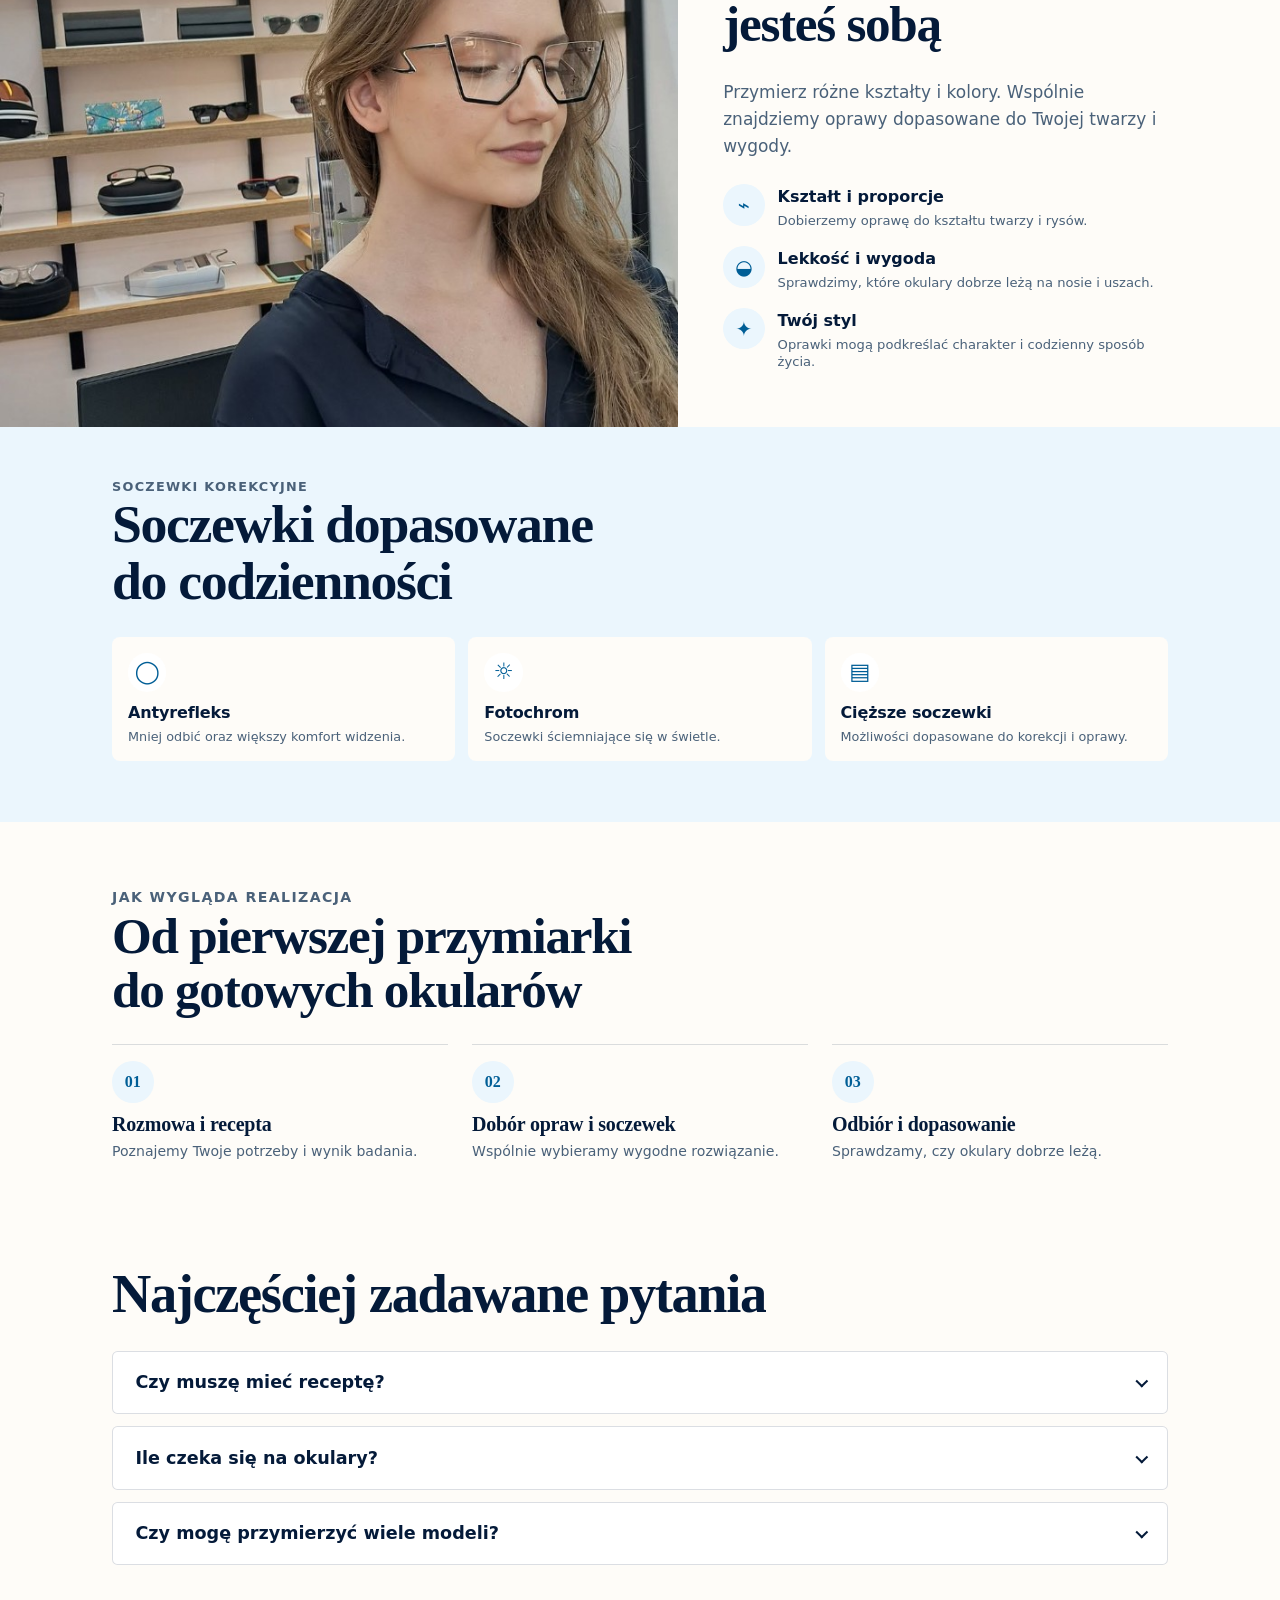
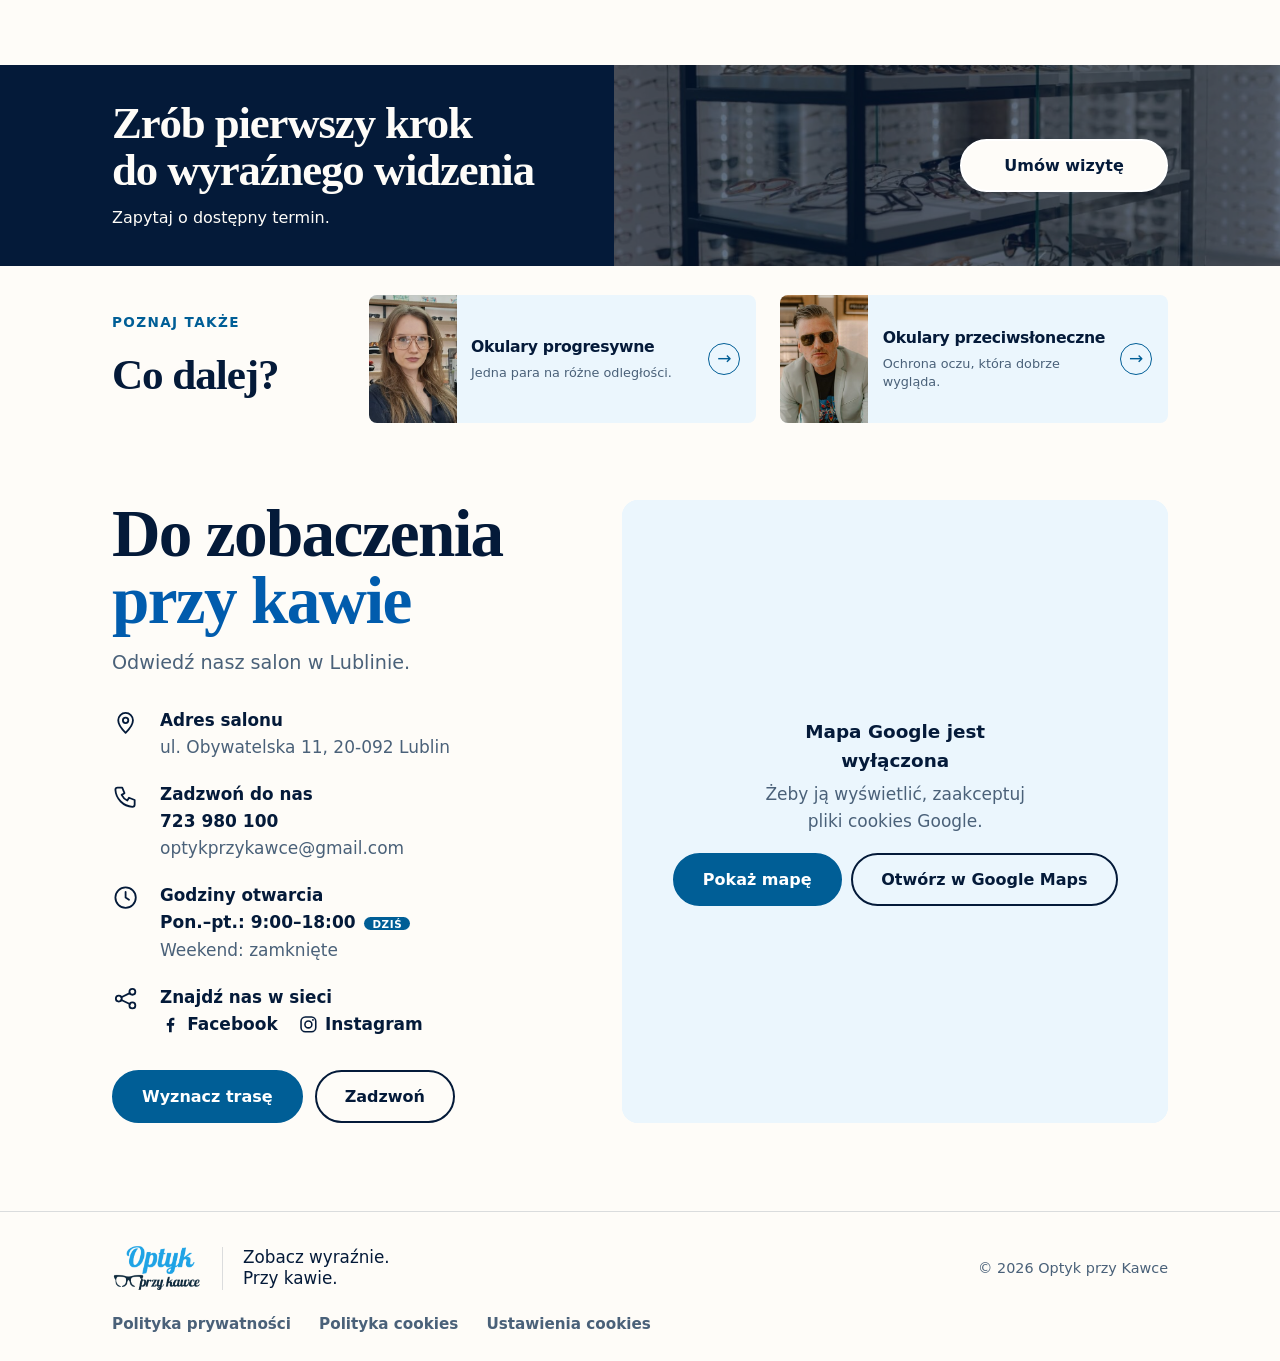
<file: site/oferta/okulary-korekcyjne.html>
<!DOCTYPE html>
<html lang="pl">
<head>
  <meta charset="utf-8">
  <meta name="viewport" content="width=device-width, initial-scale=1">
  <title>Okulary korekcyjne Lublin – oprawki i soczewki | Optyk przy Kawce</title>
  <meta name="description" content="Okulary korekcyjne w Lublinie: dobór oprawek do twarzy i soczewek do stylu życia. Salon Optyk przy Kawce, ul. Obywatelska 11. Tel. 723 980 100.">
  <meta name="theme-color" content="#FEFCF8">
  <meta name="robots" content="index, follow, max-image-preview:large">
  <meta property="og:title" content="Okulary korekcyjne Lublin – oprawki i soczewki | Optyk przy Kawce">
  <meta property="og:description" content="Okulary korekcyjne w Lublinie: dobór oprawek do twarzy i soczewek do stylu życia. Salon Optyk przy Kawce, ul. Obywatelska 11. Tel. 723 980 100.">
  <link rel="canonical" href="https://www.optykprzykawce.pl/oferta/okulary-korekcyjne">
  <meta property="og:url" content="https://www.optykprzykawce.pl/oferta/okulary-korekcyjne">
  <meta property="og:site_name" content="Optyk przy Kawce">
  <meta property="og:locale" content="pl_PL">
  <meta name="twitter:card" content="summary_large_image">
  <meta property="og:type" content="website">
  <meta property="og:image" content="https://www.optykprzykawce.pl/img/salon-optyczny-lublin-gablota-z-oprawkami.jpg">
  <script>document.documentElement.classList.add('js');</script>
  <link rel="icon" href="/favicon.ico" sizes="48x48">
  <link rel="icon" type="image/png" sizes="32x32" href="/favicon-32x32.png">
  <link rel="icon" type="image/png" sizes="192x192" href="/icon-192.png">
  <link rel="apple-touch-icon" href="/apple-touch-icon.png">
  <link rel="stylesheet" href="../css/style.css">
  <script type="application/ld+json">
  {
    "@context": "https://schema.org",
    "@type": "Service",
    "name": "Okulary korekcyjne w Lublinie",
    "serviceType": "Okulary korekcyjne",
    "url": "https://www.optykprzykawce.pl/oferta/okulary-korekcyjne",
    "description": "Okulary korekcyjne w Lublinie: dobór oprawek do twarzy i soczewek do stylu życia. Salon Optyk przy Kawce, ul. Obywatelska 11. Tel. 723 980 100.",
    "areaServed": {
      "@type": "City",
      "name": "Lublin"
    },
    "provider": {
      "@type": [
        "Optician",
        "LocalBusiness"
      ],
      "@id": "https://www.optykprzykawce.pl/#salon",
      "name": "Optyk przy Kawce",
      "telephone": "+48723980100",
      "address": {
        "@type": "PostalAddress",
        "streetAddress": "ul. Obywatelska 11",
        "postalCode": "20-092",
        "addressLocality": "Lublin",
        "addressCountry": "PL"
      }
    }
  }
  </script>
  <script type="application/ld+json">
  {
    "@context": "https://schema.org",
    "@type": "BreadcrumbList",
    "itemListElement": [
      {
        "@type": "ListItem",
        "position": 1,
        "name": "Strona główna",
        "item": "https://www.optykprzykawce.pl/"
      },
      {
        "@type": "ListItem",
        "position": 2,
        "name": "Oferta",
        "item": "https://www.optykprzykawce.pl/#oferta"
      },
      {
        "@type": "ListItem",
        "position": 3,
        "name": "Okulary korekcyjne",
        "item": "https://www.optykprzykawce.pl/oferta/okulary-korekcyjne"
      }
    ]
  }
  </script>
  <script type="application/ld+json">
  {
    "@context": "https://schema.org",
    "@type": "FAQPage",
    "mainEntity": [
      {
        "@type": "Question",
        "name": "Czy muszę mieć receptę?",
        "acceptedAnswer": {
          "@type": "Answer",
          "text": "Jeśli masz aktualny wynik badania lub receptę, zabierz go. Jeśli nie, zapytaj o badanie wzroku."
        }
      },
      {
        "@type": "Question",
        "name": "Ile czeka się na okulary?",
        "acceptedAnswer": {
          "@type": "Answer",
          "text": "Czas realizacji zależy od rodzaju soczewek i oprawek. Podamy go przy zamówieniu."
        }
      },
      {
        "@type": "Question",
        "name": "Czy mogę przymierzyć wiele modeli?",
        "acceptedAnswer": {
          "@type": "Answer",
          "text": "Tak, wybór oprawek to najprzyjemniejsza część wizyty."
        }
      }
    ]
  }
  </script>
</head>
<body class="oferta-page">
  <a class="skip" href="#tresc">Przejdź do treści</a>

  <header class="top">
    <a class="top__logo" href="/" aria-label="Optyk przy Kawce, strona główna">
      <img src="../img/optyk-przy-kawce-logo.png" alt="Optyk przy Kawce" width="585" height="312">
    </a>
    <button class="top__burger" type="button" aria-expanded="false" aria-controls="menu">
      <span class="sr">Menu</span><i></i><i></i>
    </button>
    <nav class="top__nav" id="menu" aria-label="Główna nawigacja">
      <a href="/#oferta">Oferta</a>
      <a href="/#salon">Salon</a>
      <a href="/#faq">Pytania</a>
      <a href="/#kontakt">Kontakt</a>
      <a class="btn btn--small top__tel" href="tel:+48723980100" aria-label="Zadzwoń 723 980 100">Zadzwoń</a>
    </nav>
  </header>

  <main id="tresc">
    <section class="korekcyjne-hero" aria-labelledby="korekcyjne-tytul">
      <div class="korekcyjne-hero__text">
        <nav class="crumbs" aria-label="Ścieżka"><a href="/">Strona główna</a><span aria-hidden="true"> / </span><a href="/#oferta">Oferta</a><span aria-hidden="true"> / </span><span aria-current="page">Okulary korekcyjne</span></nav>
        <p class="eyebrow">Okulary korekcyjne w Lublinie</p>
        <h1 id="korekcyjne-tytul">Dobrze<br>widzieć<br><em>Dobrze się<br>czuć</em></h1>
        <p class="korekcyjne-hero__lead">Dobierzemy oprawy i soczewki do Twojego wzroku, stylu i codziennych potrzeb.</p>
        <div class="korekcyjne-hero__cta"><a class="btn" href="tel:+48723980100">Dobierz okulary</a><a class="korekcyjne-link" href="#typy">Zobacz możliwości <span aria-hidden="true">→</span></a></div>
      </div>
      <figure class="korekcyjne-hero__foto"><img src="../img/salon-optyczny-lublin-wnetrze-oprawki-okularowe.jpg" alt="Wnętrze salonu optycznego Optyk przy Kawce w Lublinie z wyborem oprawek okularowych" width="1600" height="1200" fetchpriority="high"></figure>
    </section>

    <nav class="oferta-skroty korekcyjne-skroty" aria-label="Na tej stronie"><div class="wrap"><a href="#typy">Dobór okularów</a><a href="#soczewki">Typy soczewek</a><a href="#realizacja">Jak wygląda realizacja?</a><a href="#faq">Pytania</a></div></nav>

    <section class="korekcyjne-typy wrap" id="typy" aria-labelledby="typy-tytul">
      <p class="eyebrow">Dobierz do swojego dnia</p>
      <h2 id="typy-tytul">Jakich okularów potrzebujesz?</h2>
      <div class="korekcyjne-typy__grid">
        <a class="korekcyjne-typ" href="/oferta/okulary-korekcyjne"><div class="typ-foto typ-foto--dal"><img src="../img/okulary-korekcyjne-lublin-widzenie-do-dali.jpg" alt="Kobieta w okularach patrzy w dal, w tle widok z okna salonu optycznego w Lublinie" width="900" height="600" loading="lazy"></div><div><h3>Do dali</h3><p>Na co dzień i do patrzenia w dal.</p><span>Dowiedz się więcej <b aria-hidden="true">→</b></span></div></a>
        <a class="korekcyjne-typ" href="/oferta/okulary-korekcyjne"><div class="typ-foto typ-foto--blisko"><img src="../img/okulary-korekcyjne-lublin-widzenie-do-czytania.jpg" alt="Kobieta w okularach czyta książkę w salonie optycznym w Lublinie" width="900" height="600" loading="lazy"></div><div><h3>Do czytania</h3><p>Do książek i codziennych zadań z bliska.</p><span>Dowiedz się więcej <b aria-hidden="true">→</b></span></div></a>
        <a class="korekcyjne-typ" href="/oferta/okulary-progresywne"><div class="typ-foto typ-foto--prog" role="img" aria-label="Okulary progresywne: wyraźne widzenie w dali, na średnim dystansie i z bliska w jednej parze"><img aria-hidden="true" class="typ-foto__k1" src="../img/okulary-korekcyjne-lublin-widzenie-do-dali.jpg" alt="" width="900" height="600" loading="lazy"><img aria-hidden="true" class="typ-foto__k2" src="../img/okulary-korekcyjne-lublin-widzenie-na-srednim-dystansie.jpg" alt="" width="900" height="600" loading="lazy"><img aria-hidden="true" class="typ-foto__k3" src="../img/okulary-korekcyjne-lublin-widzenie-do-czytania.jpg" alt="" width="900" height="600" loading="lazy"></div><div><h3>Progresywne</h3><p>Do różnych odległości w jednej parze.</p><span>Dowiedz się więcej <b aria-hidden="true">→</b></span></div></a>
      </div>
    </section>

    <section class="korekcyjne-oprawki" aria-labelledby="oprawki-tytul">
      <figure><img src="../img/okulary-korekcyjne-lublin-dobor-oprawek-damskich.jpg" alt="Dobór oprawek okularowych dopasowanych do twarzy w salonie optycznym w Lublinie" width="750" height="681" loading="lazy"></figure>
      <div class="korekcyjne-oprawki__text"><p class="eyebrow">Dopasowanie ma znaczenie</p><h2 id="oprawki-tytul">Oprawy, w których jesteś sobą</h2><p>Przymierz różne kształty i kolory. Wspólnie znajdziemy oprawy dopasowane do Twojej twarzy i wygody.</p><ul><li><span aria-hidden="true">⌁</span><div><strong>Kształt i proporcje</strong><small>Dobierzemy oprawę do kształtu twarzy i rysów.</small></div></li><li><span aria-hidden="true">◒</span><div><strong>Lekkość i wygoda</strong><small>Sprawdzimy, które okulary dobrze leżą na nosie i uszach.</small></div></li><li><span aria-hidden="true">✦</span><div><strong>Twój styl</strong><small>Oprawki mogą podkreślać charakter i codzienny sposób życia.</small></div></li></ul></div>
    </section>

    <section class="korekcyjne-soczewki" id="soczewki" aria-labelledby="soczewki-tytul"><div class="wrap"><p class="eyebrow">Soczewki korekcyjne</p><h2 id="soczewki-tytul">Soczewki dopasowane do codzienności</h2><div class="korekcyjne-soczewki__grid"><article><span aria-hidden="true">◯</span><h3>Antyrefleks</h3><p>Mniej odbić oraz większy komfort widzenia.</p></article><article><span aria-hidden="true">☼</span><h3>Fotochrom</h3><p>Soczewki ściemniające się w świetle.</p></article><article><span aria-hidden="true">▤</span><h3>Cięższe soczewki</h3><p>Możliwości dopasowane do korekcji i oprawy.</p></article></div></div></section>

    <section class="korekcyjne-realizacja wrap" id="realizacja" aria-labelledby="realizacja-tytul"><p class="eyebrow">Jak wygląda realizacja</p><h2 id="realizacja-tytul">Od pierwszej przymiarki do gotowych okularów</h2><ol><li><b>01</b><h3>Rozmowa i recepta</h3><p>Poznajemy Twoje potrzeby i wynik badania.</p></li><li><b>02</b><h3>Dobór opraw i soczewek</h3><p>Wspólnie wybieramy wygodne rozwiązanie.</p></li><li><b>03</b><h3>Odbiór i dopasowanie</h3><p>Sprawdzamy, czy okulary dobrze leżą.</p></li></ol></section>

    <section class="faq-sekcja faq-sekcja--waska faq-sekcja--oferta" id="faq">
      <div class="wrap">
        <div class="faq">
          <h2 class="split">Najczęściej zadawane pytania</h2>
          <details class="reveal" name="faq"><summary>Czy muszę mieć receptę?</summary><p>Jeśli masz aktualny wynik badania lub receptę, zabierz go. Jeśli nie, zapytaj o badanie wzroku.</p></details>
          <details class="reveal" name="faq"><summary>Ile czeka się na okulary?</summary><p>Czas realizacji zależy od rodzaju soczewek i oprawek. Podamy go przy zamówieniu.</p></details>
          <details class="reveal" name="faq"><summary>Czy mogę przymierzyć wiele modeli?</summary><p>Tak, wybór oprawek to najprzyjemniejsza część wizyty.</p></details>
        </div>
      </div>
    </section>

    <section class="badanie-zaproszenie" aria-labelledby="zaproszenie-tytul">
      <div class="wrap"><div><h2 id="zaproszenie-tytul">Zrób pierwszy krok<br>do wyraźnego widzenia</h2><p>Zapytaj o dostępny termin.</p></div><a class="btn btn--white" href="tel:+48723980100" aria-label="Umów wizytę — zadzwoń 723 980 100">Umów wizytę</a></div>
    </section>

    <section class="badanie-dalej wrap" aria-labelledby="dalej-tytul">
      <div><p class="eyebrow">Poznaj także</p><h2 id="dalej-tytul">Co dalej?</h2></div>
      <a class="badanie-oferta" href="/oferta/okulary-progresywne"><img src="../img/okulary-progresywne-lublin-miniatura.jpg" alt="" width="400" height="400" loading="lazy"><div><h3>Okulary progresywne</h3><p>Jedna para na różne odległości.</p></div><span aria-hidden="true">→</span></a>
      <a class="badanie-oferta" href="/oferta/okulary-przeciwsloneczne"><img src="../img/okulary-przeciwsloneczne-lublin-miniatura.jpg" alt="" width="400" height="400" loading="lazy"><div><h3>Okulary przeciwsłoneczne</h3><p>Ochrona oczu, która dobrze wygląda.</p></div><span aria-hidden="true">→</span></a>
    </section>

    <section class="kontakt-sekcja" id="kontakt">
      <div class="wrap kontakt-sekcja__grid">
        <div class="kontakt-sekcja__tekst">
          <h2 class="kontakt-sekcja__h reveal">Do zobaczenia <span class="akcent">przy kawie</span></h2>
          <p class="kontakt-sekcja__lead reveal">Odwiedź nasz salon w Lublinie.</p>
          <ul class="kontakt-lista stagger">
            <li><svg class="ik" viewBox="0 0 24 24" aria-hidden="true" focusable="false"><path d="M12 21s-6.5-6.2-6.5-11a6.5 6.5 0 0 1 13 0c0 4.8-6.5 11-6.5 11z"/><circle cx="12" cy="10" r="2.4"/></svg><div><strong>Adres salonu</strong><span>ul. Obywatelska 11, 20-092 Lublin</span></div></li>
            <li><svg class="ik" viewBox="0 0 24 24" aria-hidden="true" focusable="false"><path d="M5 4h4l2 5-2.5 1.5a11 11 0 0 0 5 5L15 13l5 2v4a2 2 0 0 1-2 2A16 16 0 0 1 3 6a2 2 0 0 1 2-2z"/></svg><div><strong>Zadzwoń do nas</strong><a href="tel:+48723980100">723 980 100</a><a class="kontakt-lista__mail" href="mailto:optykprzykawce@gmail.com">optykprzykawce@gmail.com</a></div></li>
            <li><svg class="ik" viewBox="0 0 24 24" aria-hidden="true" focusable="false"><circle cx="12" cy="12" r="9"/><path d="M12 7v5l3 2"/></svg><div class="godziny"><strong>Godziny otwarcia</strong><span data-days="1,2,3,4,5">Pon.–pt.: 9:00–18:00</span><span data-days="0,6">Weekend: zamknięte</span></div></li>
            <li><svg class="ik" viewBox="0 0 24 24" aria-hidden="true" focusable="false"><circle cx="6" cy="12" r="2.6"/><circle cx="18" cy="6" r="2.6"/><circle cx="18" cy="18" r="2.6"/><path d="M8.3 10.8 15.7 7.2M8.3 13.2 15.7 16.8"/></svg><div><strong>Znajdź nas w sieci</strong><span class="kontakt-social"><a href="https://www.facebook.com/optykprzykawce" target="_blank" rel="noopener"><svg viewBox="0 0 24 24" aria-hidden="true" focusable="false"><path d="M13.5 21v-7.5h2.6l.4-3h-3V8.6c0-.9.3-1.5 1.5-1.5h1.6V4.4c-.3 0-1.2-.1-2.3-.1-2.3 0-3.9 1.4-3.9 4v2.2H7.8v3h2.6V21z" fill="currentColor"/></svg>Facebook</a><a href="https://www.instagram.com/optykprzykawce/" target="_blank" rel="noopener"><svg viewBox="0 0 24 24" aria-hidden="true" focusable="false"><rect x="3.5" y="3.5" width="17" height="17" rx="5" fill="none" stroke="currentColor" stroke-width="1.8"/><circle cx="12" cy="12" r="4" fill="none" stroke="currentColor" stroke-width="1.8"/><circle cx="17.2" cy="6.8" r="1.1" fill="currentColor"/></svg>Instagram</a></span></div></li>
          </ul>
          <div class="kontakt-sekcja__cta reveal">
            <a class="btn" href="https://maps.app.goo.gl/uVHfZdmYuKes5w2g6" target="_blank" rel="noopener">Wyznacz trasę</a>
            <a class="btn btn--ghost" href="tel:+48723980100" aria-label="Zadzwoń 723 980 100">Zadzwoń</a>
          </div>
        </div>
        <div class="mapa-duza" data-mapa>
          <div class="mapa-blokada" data-mapa-blokada>
            <p><strong>Mapa Google jest wyłączona</strong>Żeby ją wyświetlić, zaakceptuj pliki cookies Google.</p>
            <div class="mapa-blokada__przyciski"><button class="btn" type="button" data-cookies-wlacz>Pokaż mapę</button><a class="btn btn--ghost" href="https://maps.app.goo.gl/uVHfZdmYuKes5w2g6" target="_blank" rel="noopener">Otwórz w Google Maps</a></div>
          </div>
          <iframe data-src="https://maps.google.com/maps?q=Optyk%20przy%20kawce%2C%20Obywatelska%2011%2C%20Lublin&amp;t=&amp;z=18&amp;ie=UTF8&amp;iwloc=&amp;output=embed" title="Mapa: Optyk przy Kawce, ul. Obywatelska 11, Lublin" loading="lazy" referrerpolicy="strict-origin-when-cross-origin" allowfullscreen></iframe>
        </div>
      </div>
    </section>

  </main>

  <footer class="stopka">
    <div class="wrap stopka__row">
      <div class="stopka__marka">
        <a href="/" aria-label="Optyk przy Kawce, strona główna"><img src="../img/optyk-przy-kawce-logo.png" alt="Optyk przy Kawce" width="585" height="312" loading="lazy"></a>
        <p class="stopka__haslo">Zobacz wyraźnie.<br>Przy kawie.</p>
      </div>
      <p class="stopka__copy">© <span data-year>2026</span> Optyk przy Kawce</p>
      <nav aria-label="Informacje prawne">
        <ul class="stopka__prawne">
          <li><a href="/polityka-prywatnosci">Polityka prywatności</a></li>
          <li><a href="/polityka-cookies">Polityka cookies</a></li>
          <li><button class="stopka__cookies" type="button" data-cookies-ustawienia>Ustawienia cookies</button></li>
        </ul>
      </nav>
    </div>
  </footer>

  <a class="fb-plywajacy" href="https://www.facebook.com/optykprzykawce" target="_blank" rel="noopener" aria-label="Odwiedź nas na Facebooku"><svg viewBox="0 0 24 24" aria-hidden="true" focusable="false"><path d="M13.5 21v-7.5h2.6l.4-3h-3V8.6c0-.9.3-1.5 1.5-1.5h1.6V4.4c-.3 0-1.2-.1-2.3-.1-2.3 0-3.9 1.4-3.9 4v2.2H7.8v3h2.6V21z" fill="currentColor"/></svg></a>

  <a class="callbar" href="tel:+48723980100" aria-label="Zadzwoń 723 980 100">Zadzwoń</a>

  <script src="../js/main.js" defer></script>
</body>
</html>
</file>
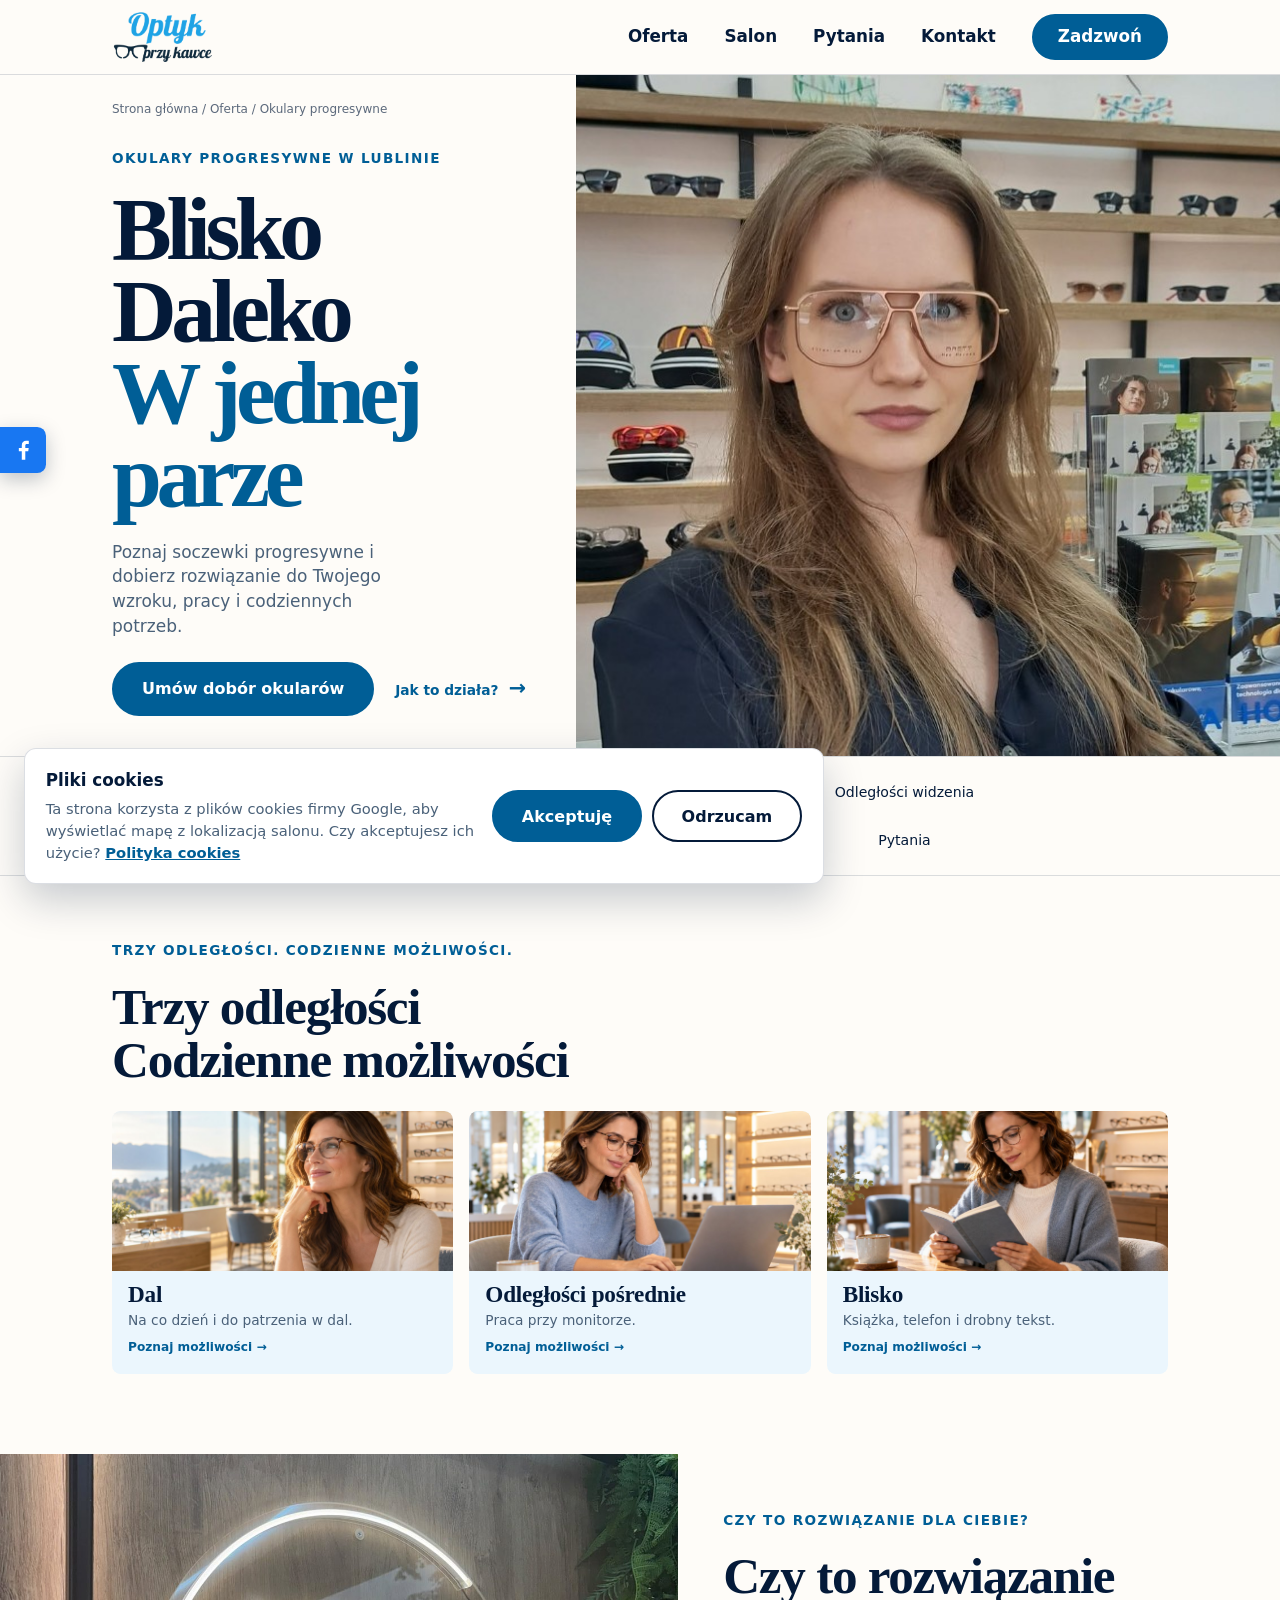
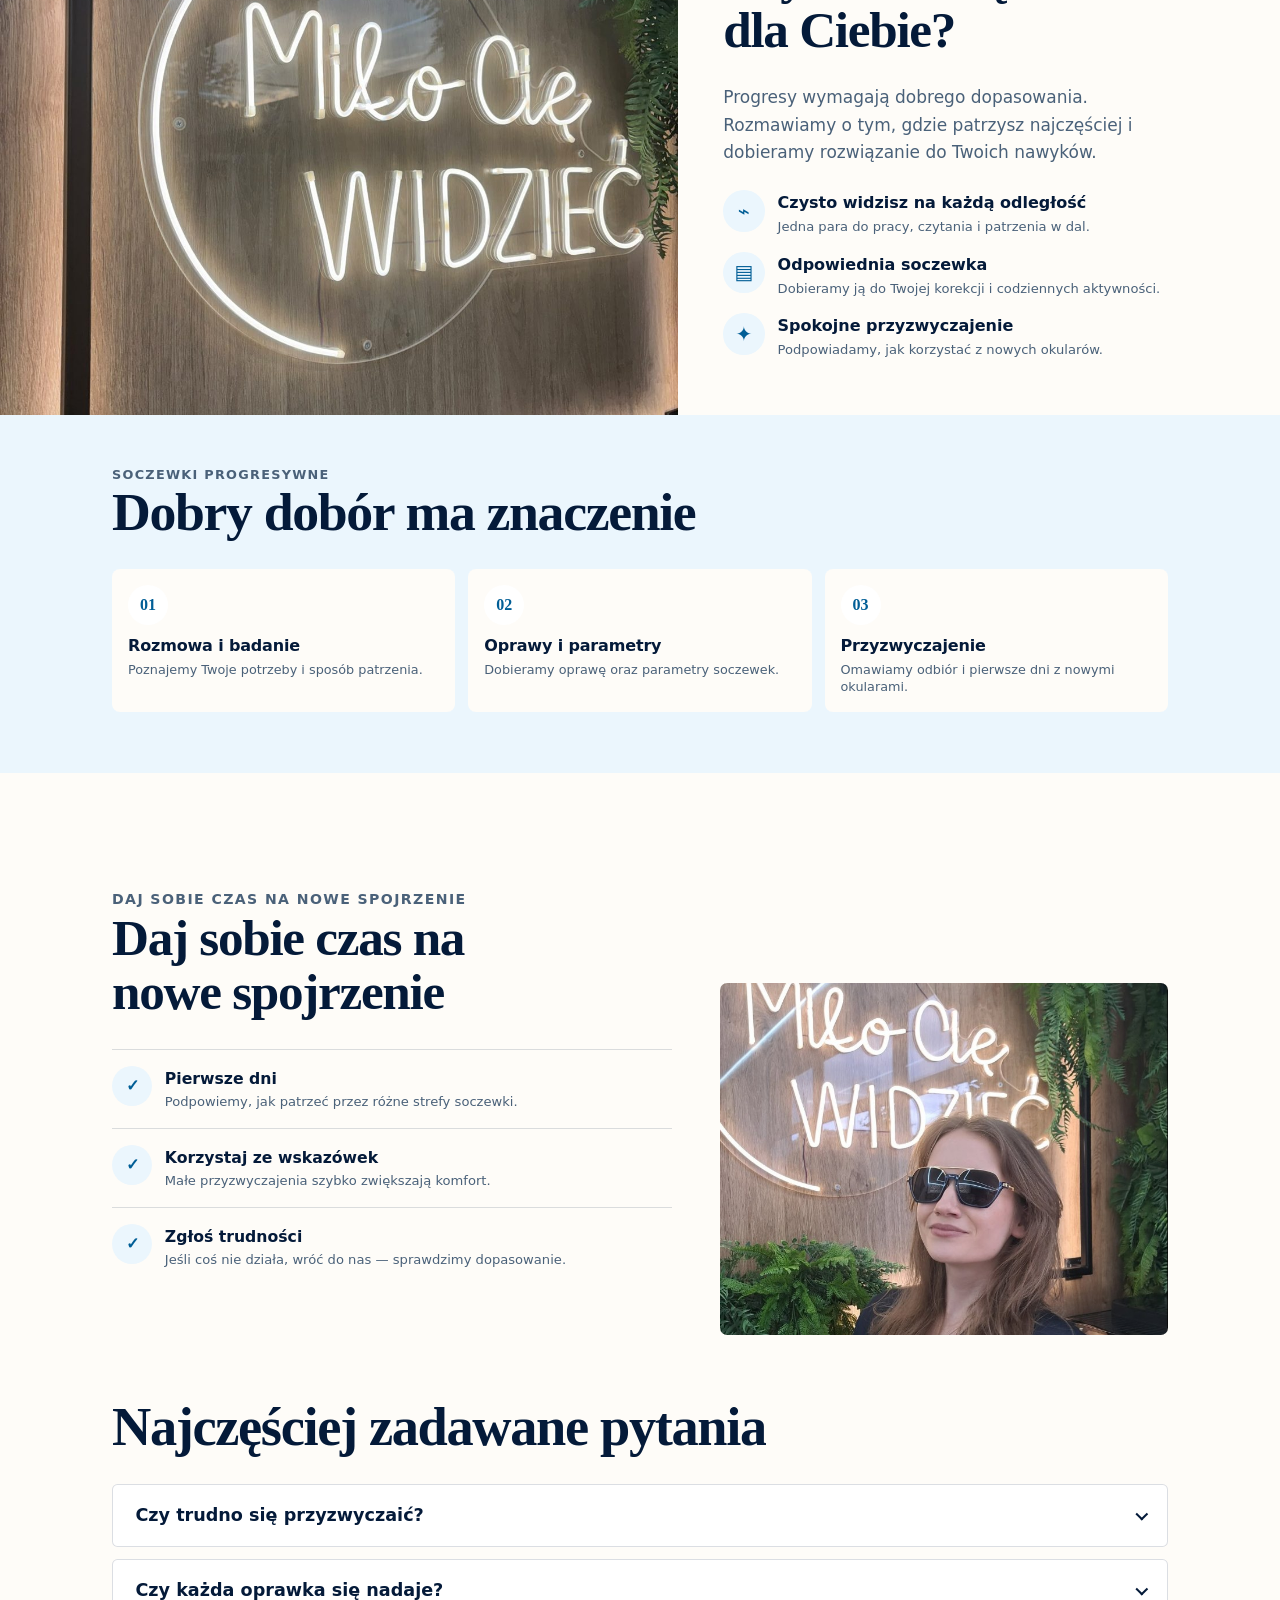
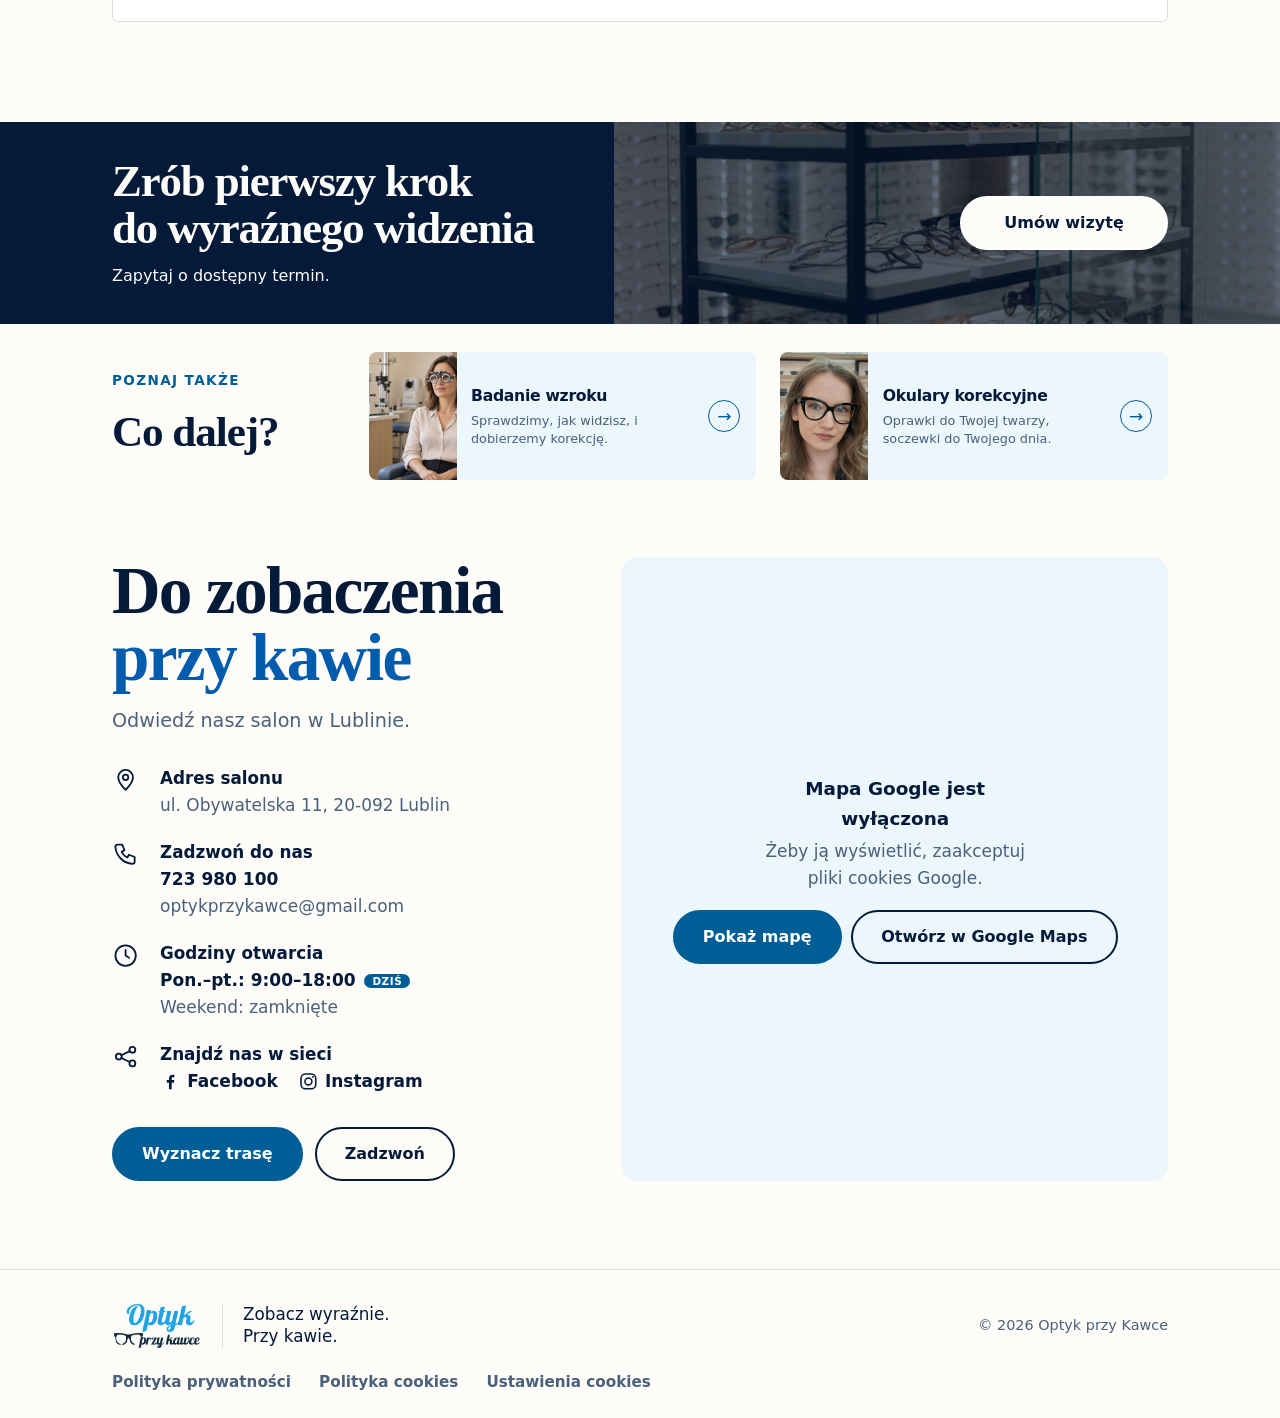
<file: site/oferta/okulary-progresywne.html>
<!DOCTYPE html>
<html lang="pl">
<head>
  <meta charset="utf-8">
  <meta name="viewport" content="width=device-width, initial-scale=1">
  <title>Okulary progresywne Lublin – dobór | Optyk przy Kawce</title>
  <meta name="description" content="Okulary progresywne w Lublinie: jedna para do patrzenia daleko, blisko i na komputer. Doradzimy i dobierzemy. Optyk przy Kawce, tel. 723 980 100.">
  <meta name="theme-color" content="#FEFCF8">
  <meta name="robots" content="index, follow, max-image-preview:large">
  <meta property="og:title" content="Okulary progresywne Lublin – dobór | Optyk przy Kawce">
  <meta property="og:description" content="Okulary progresywne w Lublinie: jedna para do patrzenia daleko, blisko i na komputer. Doradzimy i dobierzemy. Optyk przy Kawce, tel. 723 980 100.">
  <link rel="canonical" href="https://www.optykprzykawce.pl/oferta/okulary-progresywne">
  <meta property="og:url" content="https://www.optykprzykawce.pl/oferta/okulary-progresywne">
  <meta property="og:site_name" content="Optyk przy Kawce">
  <meta property="og:locale" content="pl_PL">
  <meta name="twitter:card" content="summary_large_image">
  <meta property="og:type" content="website">
  <meta property="og:image" content="https://www.optykprzykawce.pl/img/salon-optyczny-lublin-gablota-z-oprawkami.jpg">
  <script>document.documentElement.classList.add('js');</script>
  <link rel="icon" href="/favicon.ico" sizes="48x48">
  <link rel="icon" type="image/png" sizes="32x32" href="/favicon-32x32.png">
  <link rel="icon" type="image/png" sizes="192x192" href="/icon-192.png">
  <link rel="apple-touch-icon" href="/apple-touch-icon.png">
  <link rel="stylesheet" href="../css/style.css">
  <script type="application/ld+json">
  {
    "@context": "https://schema.org",
    "@type": "Service",
    "name": "Okulary progresywne w Lublinie",
    "serviceType": "Okulary progresywne",
    "url": "https://www.optykprzykawce.pl/oferta/okulary-progresywne",
    "description": "Okulary progresywne w Lublinie: jedna para do patrzenia daleko, blisko i na komputer. Doradzimy i dobierzemy. Optyk przy Kawce, tel. 723 980 100.",
    "areaServed": {
      "@type": "City",
      "name": "Lublin"
    },
    "provider": {
      "@type": [
        "Optician",
        "LocalBusiness"
      ],
      "@id": "https://www.optykprzykawce.pl/#salon",
      "name": "Optyk przy Kawce",
      "telephone": "+48723980100",
      "address": {
        "@type": "PostalAddress",
        "streetAddress": "ul. Obywatelska 11",
        "postalCode": "20-092",
        "addressLocality": "Lublin",
        "addressCountry": "PL"
      }
    }
  }
  </script>
  <script type="application/ld+json">
  {
    "@context": "https://schema.org",
    "@type": "BreadcrumbList",
    "itemListElement": [
      {
        "@type": "ListItem",
        "position": 1,
        "name": "Strona główna",
        "item": "https://www.optykprzykawce.pl/"
      },
      {
        "@type": "ListItem",
        "position": 2,
        "name": "Oferta",
        "item": "https://www.optykprzykawce.pl/#oferta"
      },
      {
        "@type": "ListItem",
        "position": 3,
        "name": "Okulary progresywne",
        "item": "https://www.optykprzykawce.pl/oferta/okulary-progresywne"
      }
    ]
  }
  </script>
  <script type="application/ld+json">
  {
    "@context": "https://schema.org",
    "@type": "FAQPage",
    "mainEntity": [
      {
        "@type": "Question",
        "name": "Czy trudno się przyzwyczaić?",
        "acceptedAnswer": {
          "@type": "Answer",
          "text": "Większość osób potrzebuje na to trochę czasu. Pomożemy dobrać soczewki, które to ułatwią."
        }
      },
      {
        "@type": "Question",
        "name": "Czy każda oprawka się nadaje?",
        "acceptedAnswer": {
          "@type": "Answer",
          "text": "Nie każda. Pomożemy wybrać taką, która jest odpowiednia i ładnie wygląda."
        }
      }
    ]
  }
  </script>
</head>
<body class="oferta-page">
  <a class="skip" href="#tresc">Przejdź do treści</a>

  <header class="top">
    <a class="top__logo" href="/" aria-label="Optyk przy Kawce, strona główna">
      <img src="../img/optyk-przy-kawce-logo.png" alt="Optyk przy Kawce" width="585" height="312">
    </a>
    <button class="top__burger" type="button" aria-expanded="false" aria-controls="menu">
      <span class="sr">Menu</span><i></i><i></i>
    </button>
    <nav class="top__nav" id="menu" aria-label="Główna nawigacja">
      <a href="/#oferta">Oferta</a>
      <a href="/#salon">Salon</a>
      <a href="/#faq">Pytania</a>
      <a href="/#kontakt">Kontakt</a>
      <a class="btn btn--small top__tel" href="tel:+48723980100" aria-label="Zadzwoń 723 980 100">Zadzwoń</a>
    </nav>
  </header>

  <main id="tresc">
    <section class="progresywne-hero" aria-labelledby="progresywne-tytul">
      <div class="progresywne-hero__text"><nav class="crumbs" aria-label="Ścieżka"><a href="/">Strona główna</a><span aria-hidden="true"> / </span><a href="/#oferta">Oferta</a><span aria-hidden="true"> / </span><span aria-current="page">Okulary progresywne</span></nav><p class="eyebrow">Okulary progresywne w Lublinie</p><h1 id="progresywne-tytul">Blisko<br>Daleko<br><em>W jednej<br>parze</em></h1><p class="progresywne-hero__lead">Poznaj soczewki progresywne i dobierz rozwiązanie do Twojego wzroku, pracy i codziennych potrzeb.</p><div class="progresywne-hero__cta"><a class="btn" href="tel:+48723980100">Umów dobór okularów</a><a class="progresywne-link" href="#typy-progresywne">Jak to działa? <span aria-hidden="true">→</span></a></div></div>
      <figure class="progresywne-hero__foto"><img src="../img/okulary-progresywne-lublin-dobor-w-salonie.jpg" alt="Kobieta w okularach w salonie optycznym w Lublinie, dobór okularów progresywnych" width="786" height="685" fetchpriority="high"></figure>
    </section>
    <nav class="oferta-skroty progresywne-skroty" aria-label="Na tej stronie"><div class="wrap"><a href="#typy-progresywne">Dobór soczewek</a><a href="#soczewki-progresywne">Odległości widzenia</a><a href="#realizacja-progresywne">Jak wygląda dobór?</a><a href="#faq">Pytania</a></div></nav>
    <section class="progresywne-typy wrap" id="typy-progresywne" aria-labelledby="typy-progresywne-tytul"><p class="eyebrow">Trzy odległości. Codzienne możliwości.</p><h2 id="typy-progresywne-tytul">Trzy odległości Codzienne możliwości</h2><div class="progresywne-typy__grid"><article><img src="../img/okulary-progresywne-lublin-widzenie-na-odleglosc.jpg" alt="Kobieta w okularach patrząca w dal" width="1536" height="1024" loading="lazy"><h3>Dal</h3><p>Na co dzień i do patrzenia w dal.</p><a href="#soczewki-progresywne">Poznaj możliwości →</a></article><article><img src="../img/okulary-progresywne-lublin-widzenie-posrednie.jpg" alt="Kobieta w okularach pracująca przy komputerze" width="1536" height="1024" loading="lazy"><h3>Odległości pośrednie</h3><p>Praca przy monitorze.</p><a href="#soczewki-progresywne">Poznaj możliwości →</a></article><article><img src="../img/okulary-progresywne-lublin-widzenie-z-bliska.jpg" alt="Kobieta w okularach czytająca przy stole" width="1536" height="1024" loading="lazy"><h3>Blisko</h3><p>Książka, telefon i drobny tekst.</p><a href="#soczewki-progresywne">Poznaj możliwości →</a></article></div></section>
    <section class="progresywne-oprawki" id="soczewki-progresywne" aria-labelledby="progresywne-oprawki-tytul"><figure><img src="../img/neon-milo-cie-widziec-salon-optyczny-lublin.jpg" alt="Neon „Miło Cię widzieć” w salonie optycznym Optyk przy Kawce w Lublinie" width="1200" height="1600" loading="lazy"></figure><div class="progresywne-oprawki__text"><p class="eyebrow">Czy to rozwiązanie dla Ciebie?</p><h2 id="progresywne-oprawki-tytul">Czy to rozwiązanie dla Ciebie?</h2><p>Progresy wymagają dobrego dopasowania. Rozmawiamy o tym, gdzie patrzysz najczęściej i dobieramy rozwiązanie do Twoich nawyków.</p><ul><li><span aria-hidden="true">⌁</span><div><strong>Czysto widzisz na każdą odległość</strong><small>Jedna para do pracy, czytania i patrzenia w dal.</small></div></li><li><span aria-hidden="true">▤</span><div><strong>Odpowiednia soczewka</strong><small>Dobieramy ją do Twojej korekcji i codziennych aktywności.</small></div></li><li><span aria-hidden="true">✦</span><div><strong>Spokojne przyzwyczajenie</strong><small>Podpowiadamy, jak korzystać z nowych okularów.</small></div></li></ul></div></section>
    <section class="progresywne-soczewki" aria-labelledby="progresywne-soczewki-tytul"><div class="wrap"><p class="eyebrow">Soczewki progresywne</p><h2 id="progresywne-soczewki-tytul">Dobry dobór ma znaczenie</h2><div class="progresywne-soczewki__grid"><article><b>01</b><h3>Rozmowa i badanie</h3><p>Poznajemy Twoje potrzeby i sposób patrzenia.</p></article><article><b>02</b><h3>Oprawy i parametry</h3><p>Dobieramy oprawę oraz parametry soczewek.</p></article><article><b>03</b><h3>Przyzwyczajenie</h3><p>Omawiamy odbiór i pierwsze dni z nowymi okularami.</p></article></div></div></section>
    <section class="progresywne-realizacja wrap" id="realizacja-progresywne" aria-labelledby="realizacja-progresywne-tytul"><p class="eyebrow">Daj sobie czas na nowe spojrzenie</p><h2 id="realizacja-progresywne-tytul">Daj sobie czas na nowe spojrzenie</h2><div class="progresywne-realizacja__grid"><ul><li><b>✓</b><div><strong>Pierwsze dni</strong><p>Podpowiemy, jak patrzeć przez różne strefy soczewki.</p></div></li><li><b>✓</b><div><strong>Korzystaj ze wskazówek</strong><p>Małe przyzwyczajenia szybko zwiększają komfort.</p></div></li><li><b>✓</b><div><strong>Zgłoś trudności</strong><p>Jeśli coś nie działa, wróć do nas — sprawdzimy dopasowanie.</p></div></li></ul><img src="../img/okulary-lublin-salon-neon-kobieta-w-okularach.jpg" alt="Kobieta w okularach na tle neonu Miło Cię widzieć w salonie Optyk przy Kawce w Lublinie" width="770" height="679" loading="lazy"></div></section>

    <section class="faq-sekcja faq-sekcja--waska faq-sekcja--oferta" id="faq">
      <div class="wrap">
        <div class="faq">
          <h2 class="split">Najczęściej zadawane pytania</h2>
          <details class="reveal" name="faq"><summary>Czy trudno się przyzwyczaić?</summary><p>Większość osób potrzebuje na to trochę czasu. Pomożemy dobrać soczewki, które to ułatwią.</p></details>
          <details class="reveal" name="faq"><summary>Czy każda oprawka się nadaje?</summary><p>Nie każda. Pomożemy wybrać taką, która jest odpowiednia i ładnie wygląda.</p></details>
        </div>
      </div>
    </section>

    <section class="badanie-zaproszenie" aria-labelledby="zaproszenie-tytul">
      <div class="wrap"><div><h2 id="zaproszenie-tytul">Zrób pierwszy krok<br>do wyraźnego widzenia</h2><p>Zapytaj o dostępny termin.</p></div><a class="btn btn--white" href="tel:+48723980100" aria-label="Umów wizytę — zadzwoń 723 980 100">Umów wizytę</a></div>
    </section>

    <section class="badanie-dalej wrap" aria-labelledby="dalej-tytul">
      <div><p class="eyebrow">Poznaj także</p><h2 id="dalej-tytul">Co dalej?</h2></div>
      <a class="badanie-oferta" href="/oferta/badanie-wzroku"><img src="../img/badanie-wzroku-lublin-gabinet-optyczny.jpg" alt="" width="1174" height="784" loading="lazy"><div><h3>Badanie wzroku</h3><p>Sprawdzimy, jak widzisz, i dobierzemy korekcję.</p></div><span aria-hidden="true">→</span></a>
      <a class="badanie-oferta" href="/oferta/okulary-korekcyjne"><img src="../img/okulary-korekcyjne-lublin-miniatura.jpg" alt="" width="400" height="400" loading="lazy"><div><h3>Okulary korekcyjne</h3><p>Oprawki do Twojej twarzy, soczewki do Twojego dnia.</p></div><span aria-hidden="true">→</span></a>
    </section>

    <section class="kontakt-sekcja" id="kontakt">
      <div class="wrap kontakt-sekcja__grid">
        <div class="kontakt-sekcja__tekst">
          <h2 class="kontakt-sekcja__h reveal">Do zobaczenia <span class="akcent">przy kawie</span></h2>
          <p class="kontakt-sekcja__lead reveal">Odwiedź nasz salon w Lublinie.</p>
          <ul class="kontakt-lista stagger">
            <li><svg class="ik" viewBox="0 0 24 24" aria-hidden="true" focusable="false"><path d="M12 21s-6.5-6.2-6.5-11a6.5 6.5 0 0 1 13 0c0 4.8-6.5 11-6.5 11z"/><circle cx="12" cy="10" r="2.4"/></svg><div><strong>Adres salonu</strong><span>ul. Obywatelska 11, 20-092 Lublin</span></div></li>
            <li><svg class="ik" viewBox="0 0 24 24" aria-hidden="true" focusable="false"><path d="M5 4h4l2 5-2.5 1.5a11 11 0 0 0 5 5L15 13l5 2v4a2 2 0 0 1-2 2A16 16 0 0 1 3 6a2 2 0 0 1 2-2z"/></svg><div><strong>Zadzwoń do nas</strong><a href="tel:+48723980100">723 980 100</a><a class="kontakt-lista__mail" href="mailto:optykprzykawce@gmail.com">optykprzykawce@gmail.com</a></div></li>
            <li><svg class="ik" viewBox="0 0 24 24" aria-hidden="true" focusable="false"><circle cx="12" cy="12" r="9"/><path d="M12 7v5l3 2"/></svg><div class="godziny"><strong>Godziny otwarcia</strong><span data-days="1,2,3,4,5">Pon.–pt.: 9:00–18:00</span><span data-days="0,6">Weekend: zamknięte</span></div></li>
            <li><svg class="ik" viewBox="0 0 24 24" aria-hidden="true" focusable="false"><circle cx="6" cy="12" r="2.6"/><circle cx="18" cy="6" r="2.6"/><circle cx="18" cy="18" r="2.6"/><path d="M8.3 10.8 15.7 7.2M8.3 13.2 15.7 16.8"/></svg><div><strong>Znajdź nas w sieci</strong><span class="kontakt-social"><a href="https://www.facebook.com/optykprzykawce" target="_blank" rel="noopener"><svg viewBox="0 0 24 24" aria-hidden="true" focusable="false"><path d="M13.5 21v-7.5h2.6l.4-3h-3V8.6c0-.9.3-1.5 1.5-1.5h1.6V4.4c-.3 0-1.2-.1-2.3-.1-2.3 0-3.9 1.4-3.9 4v2.2H7.8v3h2.6V21z" fill="currentColor"/></svg>Facebook</a><a href="https://www.instagram.com/optykprzykawce/" target="_blank" rel="noopener"><svg viewBox="0 0 24 24" aria-hidden="true" focusable="false"><rect x="3.5" y="3.5" width="17" height="17" rx="5" fill="none" stroke="currentColor" stroke-width="1.8"/><circle cx="12" cy="12" r="4" fill="none" stroke="currentColor" stroke-width="1.8"/><circle cx="17.2" cy="6.8" r="1.1" fill="currentColor"/></svg>Instagram</a></span></div></li>
          </ul>
          <div class="kontakt-sekcja__cta reveal">
            <a class="btn" href="https://maps.app.goo.gl/uVHfZdmYuKes5w2g6" target="_blank" rel="noopener">Wyznacz trasę</a>
            <a class="btn btn--ghost" href="tel:+48723980100" aria-label="Zadzwoń 723 980 100">Zadzwoń</a>
          </div>
        </div>
        <div class="mapa-duza" data-mapa>
          <div class="mapa-blokada" data-mapa-blokada>
            <p><strong>Mapa Google jest wyłączona</strong>Żeby ją wyświetlić, zaakceptuj pliki cookies Google.</p>
            <div class="mapa-blokada__przyciski"><button class="btn" type="button" data-cookies-wlacz>Pokaż mapę</button><a class="btn btn--ghost" href="https://maps.app.goo.gl/uVHfZdmYuKes5w2g6" target="_blank" rel="noopener">Otwórz w Google Maps</a></div>
          </div>
          <iframe data-src="https://maps.google.com/maps?q=Optyk%20przy%20kawce%2C%20Obywatelska%2011%2C%20Lublin&amp;t=&amp;z=18&amp;ie=UTF8&amp;iwloc=&amp;output=embed" title="Mapa: Optyk przy Kawce, ul. Obywatelska 11, Lublin" loading="lazy" referrerpolicy="strict-origin-when-cross-origin" allowfullscreen></iframe>
        </div>
      </div>
    </section>

  </main>

  <footer class="stopka">
    <div class="wrap stopka__row">
      <div class="stopka__marka">
        <a href="/" aria-label="Optyk przy Kawce, strona główna"><img src="../img/optyk-przy-kawce-logo.png" alt="Optyk przy Kawce" width="585" height="312" loading="lazy"></a>
        <p class="stopka__haslo">Zobacz wyraźnie.<br>Przy kawie.</p>
      </div>
      <p class="stopka__copy">© <span data-year>2026</span> Optyk przy Kawce</p>
      <nav aria-label="Informacje prawne">
        <ul class="stopka__prawne">
          <li><a href="/polityka-prywatnosci">Polityka prywatności</a></li>
          <li><a href="/polityka-cookies">Polityka cookies</a></li>
          <li><button class="stopka__cookies" type="button" data-cookies-ustawienia>Ustawienia cookies</button></li>
        </ul>
      </nav>
    </div>
  </footer>

  <a class="fb-plywajacy" href="https://www.facebook.com/optykprzykawce" target="_blank" rel="noopener" aria-label="Odwiedź nas na Facebooku"><svg viewBox="0 0 24 24" aria-hidden="true" focusable="false"><path d="M13.5 21v-7.5h2.6l.4-3h-3V8.6c0-.9.3-1.5 1.5-1.5h1.6V4.4c-.3 0-1.2-.1-2.3-.1-2.3 0-3.9 1.4-3.9 4v2.2H7.8v3h2.6V21z" fill="currentColor"/></svg></a>

  <a class="callbar" href="tel:+48723980100" aria-label="Zadzwoń 723 980 100">Zadzwoń</a>

  <script src="../js/main.js" defer></script>
</body>
</html>
</file>
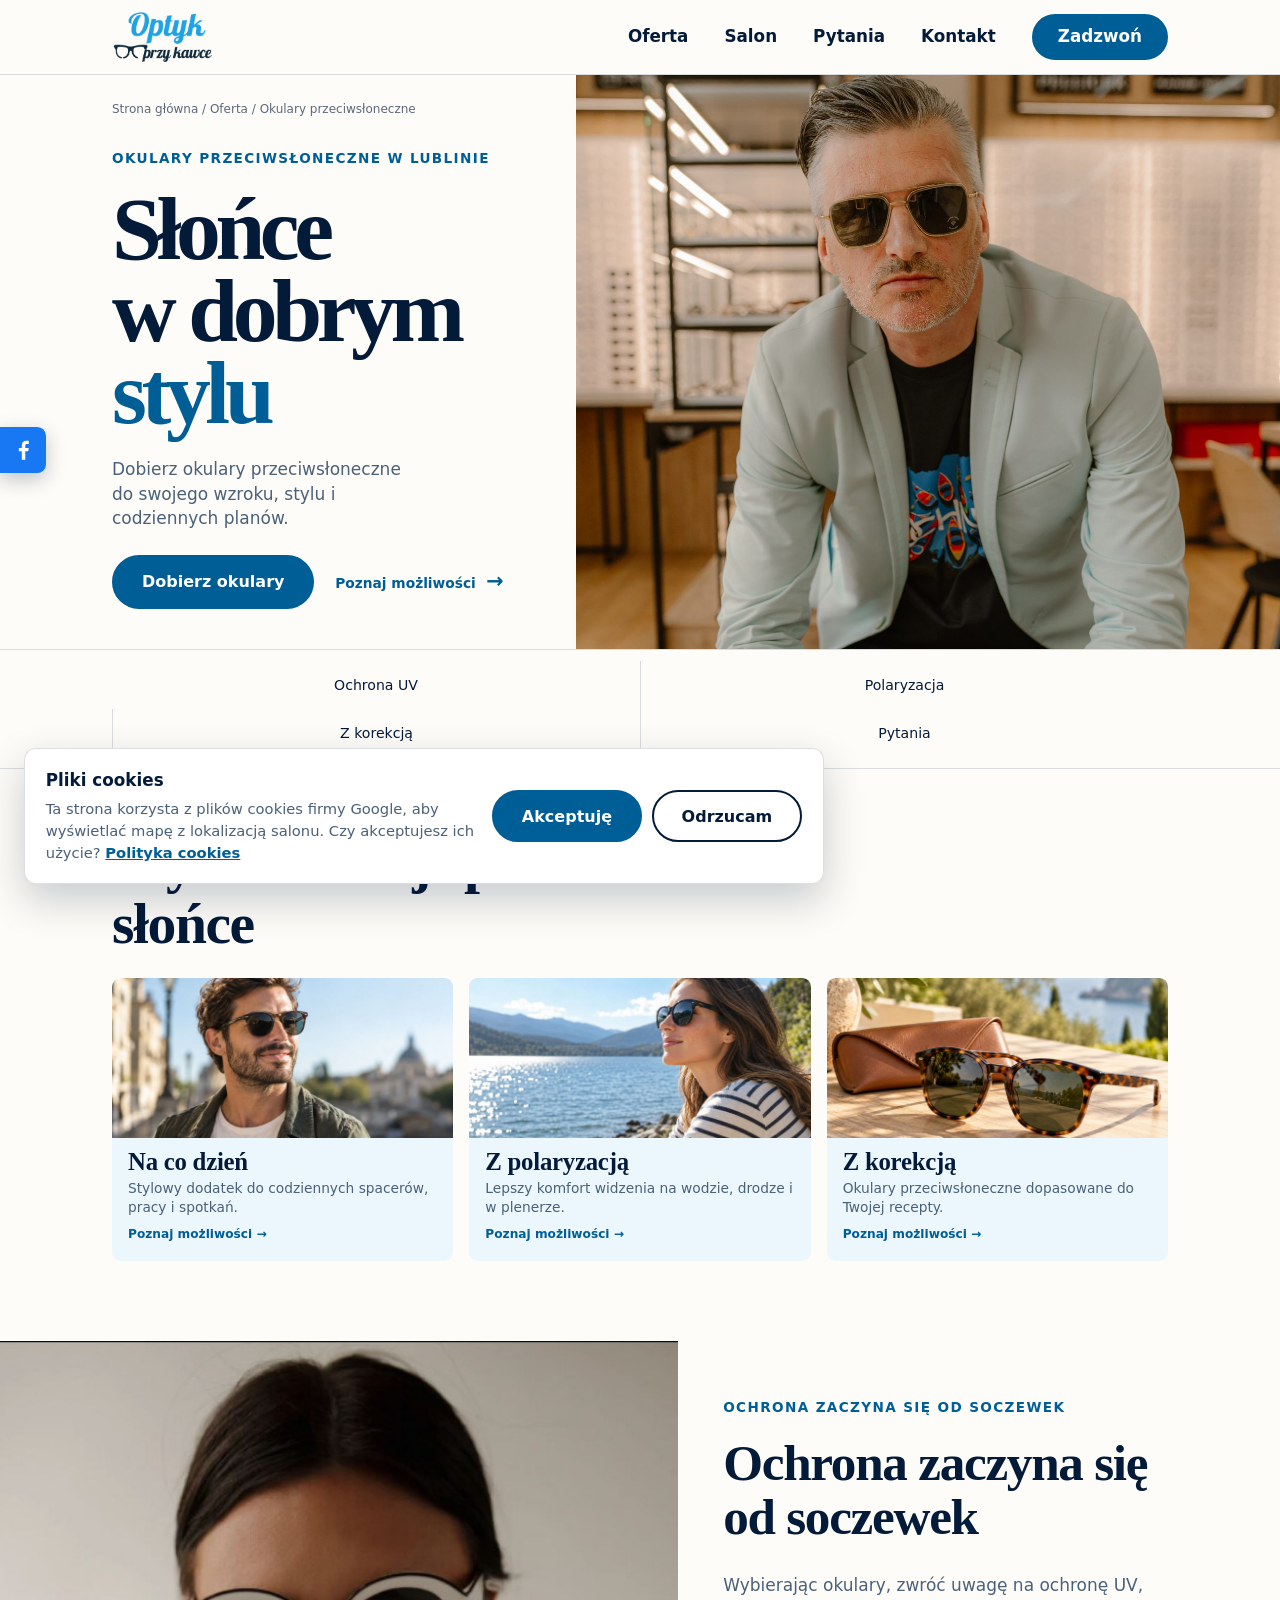
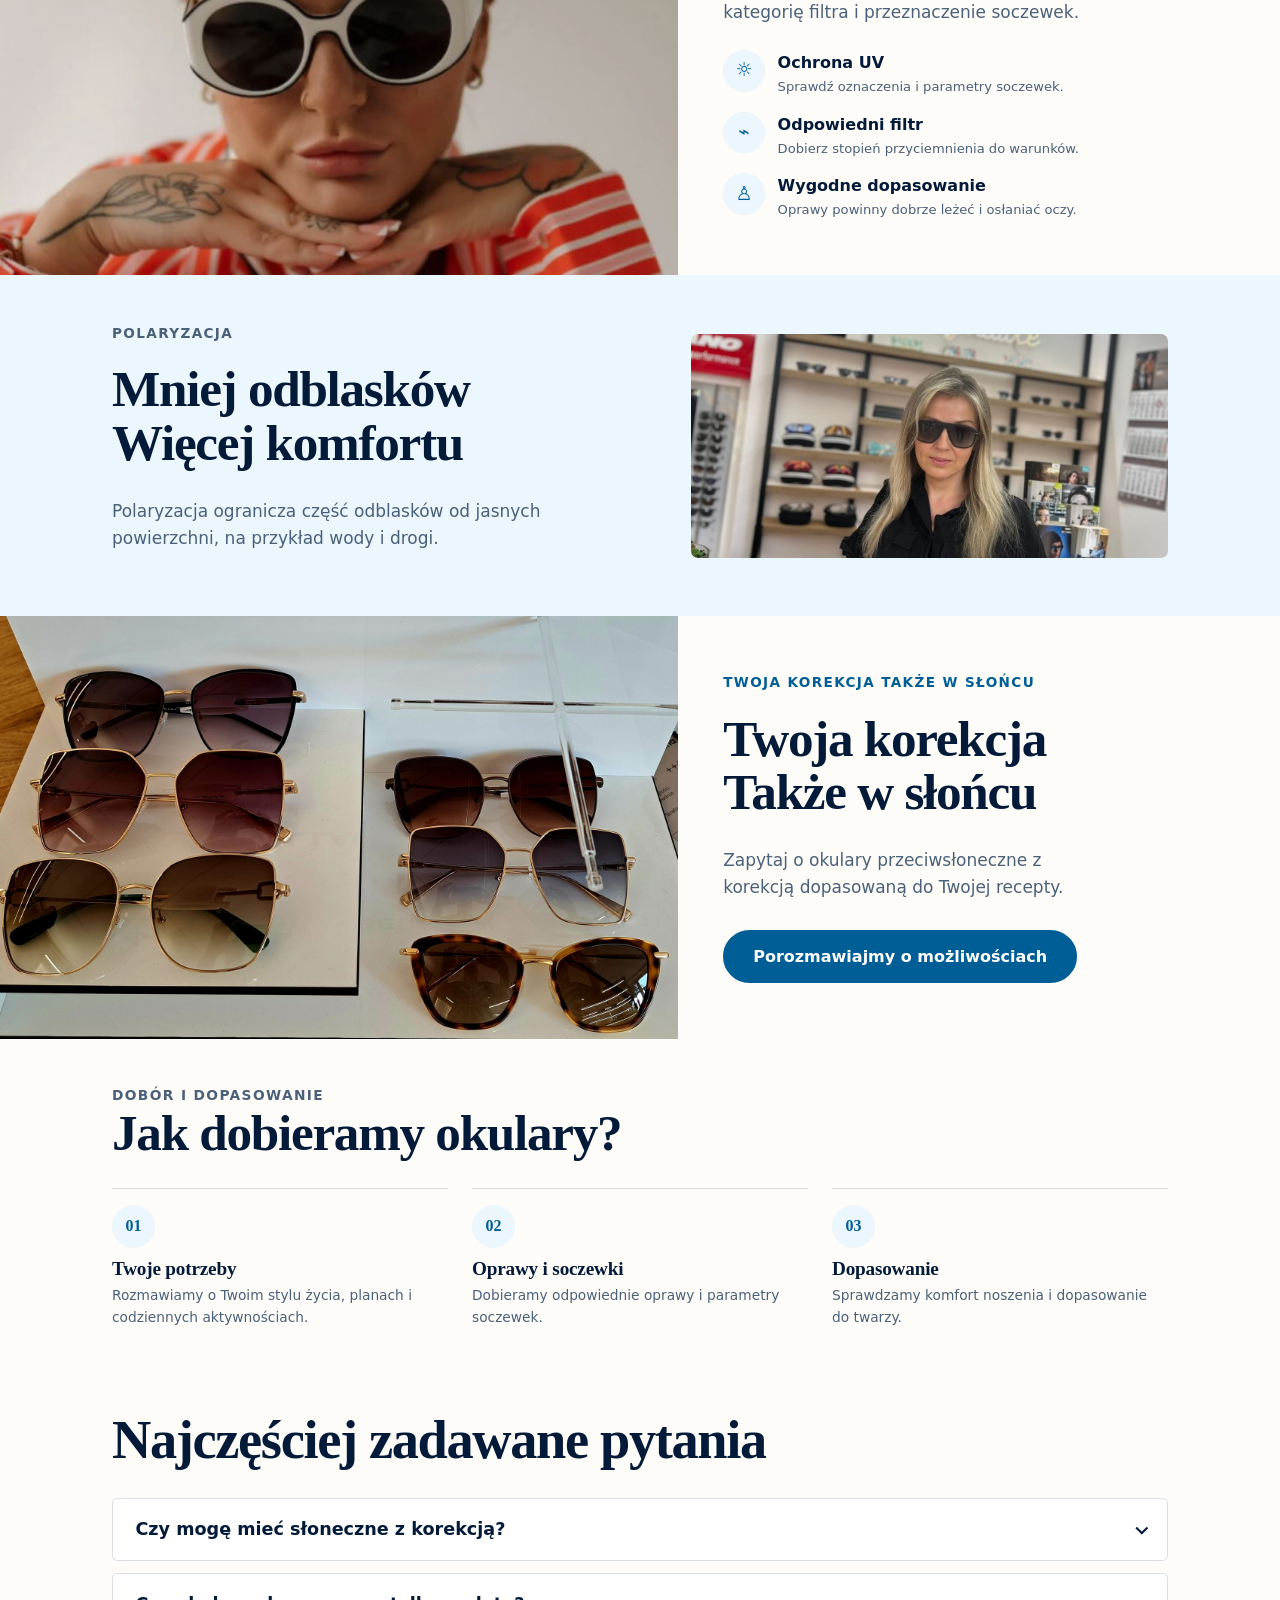
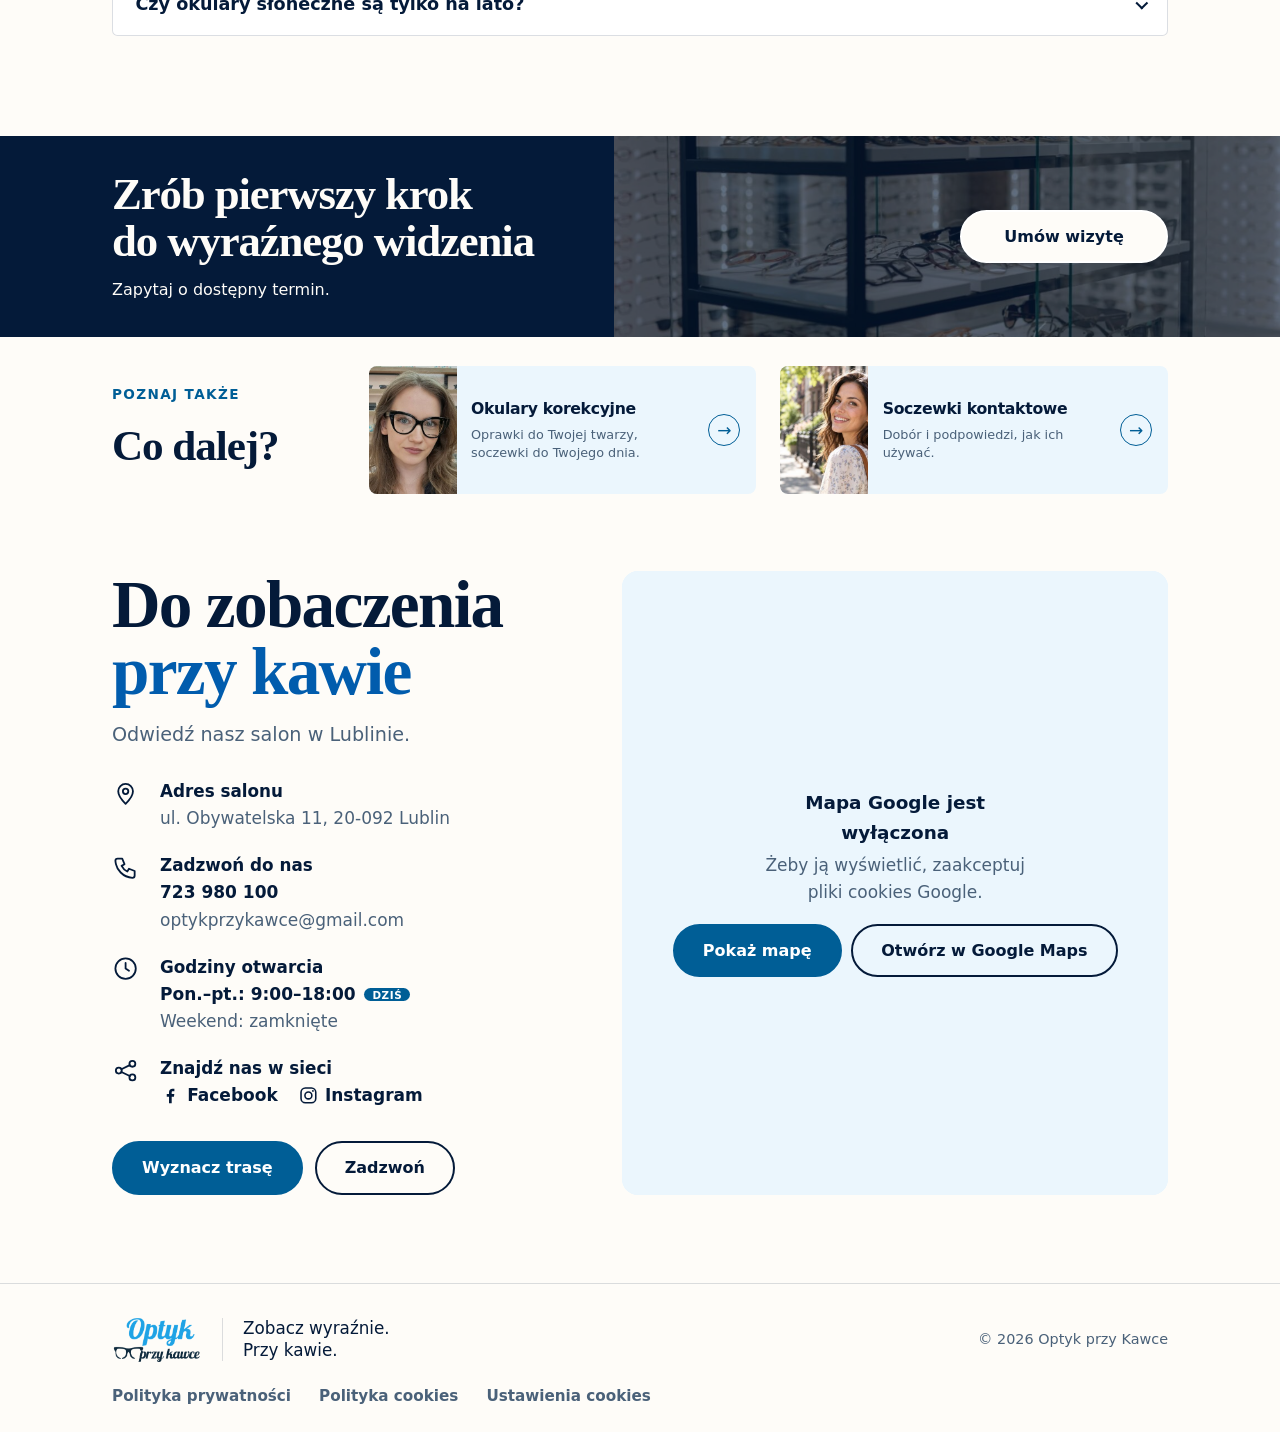
<file: site/oferta/okulary-przeciwsloneczne.html>
<!DOCTYPE html>
<html lang="pl">
<head>
  <meta charset="utf-8">
  <meta name="viewport" content="width=device-width, initial-scale=1">
  <title>Okulary przeciwsłoneczne Lublin – salon optyczny | Optyk przy Kawce</title>
  <meta name="description" content="Okulary przeciwsłoneczne w Lublinie. Pomożemy wybrać model, który chroni oczy i pasuje do twarzy. Optyk przy Kawce, ul. Obywatelska 11.">
  <meta name="theme-color" content="#FEFCF8">
  <meta name="robots" content="index, follow, max-image-preview:large">
  <meta property="og:title" content="Okulary przeciwsłoneczne Lublin – salon optyczny | Optyk przy Kawce">
  <meta property="og:description" content="Okulary przeciwsłoneczne w Lublinie. Pomożemy wybrać model, który chroni oczy i pasuje do twarzy. Optyk przy Kawce, ul. Obywatelska 11.">
  <link rel="canonical" href="https://www.optykprzykawce.pl/oferta/okulary-przeciwsloneczne">
  <meta property="og:url" content="https://www.optykprzykawce.pl/oferta/okulary-przeciwsloneczne">
  <meta property="og:site_name" content="Optyk przy Kawce">
  <meta property="og:locale" content="pl_PL">
  <meta name="twitter:card" content="summary_large_image">
  <meta property="og:type" content="website">
  <meta property="og:image" content="https://www.optykprzykawce.pl/img/salon-optyczny-lublin-gablota-z-oprawkami.jpg">
  <script>document.documentElement.classList.add('js');</script>
  <link rel="icon" href="/favicon.ico" sizes="48x48">
  <link rel="icon" type="image/png" sizes="32x32" href="/favicon-32x32.png">
  <link rel="icon" type="image/png" sizes="192x192" href="/icon-192.png">
  <link rel="apple-touch-icon" href="/apple-touch-icon.png">
  <link rel="stylesheet" href="../css/style.css">
  <script type="application/ld+json">
  {
    "@context": "https://schema.org",
    "@type": "Service",
    "name": "Okulary przeciwsłoneczne w Lublinie",
    "serviceType": "Okulary przeciwsłoneczne",
    "url": "https://www.optykprzykawce.pl/oferta/okulary-przeciwsloneczne",
    "description": "Okulary przeciwsłoneczne w Lublinie. Pomożemy wybrać model, który chroni oczy i pasuje do twarzy. Optyk przy Kawce, ul. Obywatelska 11.",
    "areaServed": {
      "@type": "City",
      "name": "Lublin"
    },
    "provider": {
      "@type": [
        "Optician",
        "LocalBusiness"
      ],
      "@id": "https://www.optykprzykawce.pl/#salon",
      "name": "Optyk przy Kawce",
      "telephone": "+48723980100",
      "address": {
        "@type": "PostalAddress",
        "streetAddress": "ul. Obywatelska 11",
        "postalCode": "20-092",
        "addressLocality": "Lublin",
        "addressCountry": "PL"
      }
    }
  }
  </script>
  <script type="application/ld+json">
  {
    "@context": "https://schema.org",
    "@type": "BreadcrumbList",
    "itemListElement": [
      {
        "@type": "ListItem",
        "position": 1,
        "name": "Strona główna",
        "item": "https://www.optykprzykawce.pl/"
      },
      {
        "@type": "ListItem",
        "position": 2,
        "name": "Oferta",
        "item": "https://www.optykprzykawce.pl/#oferta"
      },
      {
        "@type": "ListItem",
        "position": 3,
        "name": "Okulary przeciwsłoneczne",
        "item": "https://www.optykprzykawce.pl/oferta/okulary-przeciwsloneczne"
      }
    ]
  }
  </script>
  <script type="application/ld+json">
  {
    "@context": "https://schema.org",
    "@type": "FAQPage",
    "mainEntity": [
      {
        "@type": "Question",
        "name": "Czy mogę mieć słoneczne z korekcją?",
        "acceptedAnswer": {
          "@type": "Answer",
          "text": "Zapytaj w salonie, jakie opcje są dostępne dla wybranych modeli."
        }
      },
      {
        "@type": "Question",
        "name": "Czy okulary słoneczne są tylko na lato?",
        "acceptedAnswer": {
          "@type": "Answer",
          "text": "Nie, słońce potrafi razić także jesienią i zimą, zwłaszcza za kierownicą."
        }
      }
    ]
  }
  </script>
</head>
<body class="oferta-page">
  <a class="skip" href="#tresc">Przejdź do treści</a>

  <header class="top">
    <a class="top__logo" href="/" aria-label="Optyk przy Kawce, strona główna">
      <img src="../img/optyk-przy-kawce-logo.png" alt="Optyk przy Kawce" width="585" height="312">
    </a>
    <button class="top__burger" type="button" aria-expanded="false" aria-controls="menu">
      <span class="sr">Menu</span><i></i><i></i>
    </button>
    <nav class="top__nav" id="menu" aria-label="Główna nawigacja">
      <a href="/#oferta">Oferta</a>
      <a href="/#salon">Salon</a>
      <a href="/#faq">Pytania</a>
      <a href="/#kontakt">Kontakt</a>
      <a class="btn btn--small top__tel" href="tel:+48723980100" aria-label="Zadzwoń 723 980 100">Zadzwoń</a>
    </nav>
  </header>

  <main id="tresc">
    <section class="sloneczne-hero" aria-labelledby="sloneczne-tytul"><div class="sloneczne-hero__text"><nav class="crumbs" aria-label="Ścieżka"><a href="/">Strona główna</a><span aria-hidden="true"> / </span><a href="/#oferta">Oferta</a><span aria-hidden="true"> / </span><span aria-current="page">Okulary przeciwsłoneczne</span></nav><p class="eyebrow">Okulary przeciwsłoneczne w Lublinie</p><h1 id="sloneczne-tytul">Słońce<br>w dobrym<br><em>stylu</em></h1><p class="sloneczne-hero__lead">Dobierz okulary przeciwsłoneczne do swojego wzroku, stylu i codziennych planów.</p><div class="sloneczne-hero__cta"><a class="btn" href="tel:+48723980100">Dobierz okulary</a><a class="sloneczne-link" href="#style">Poznaj możliwości <span aria-hidden="true">→</span></a></div></div><figure class="sloneczne-hero__foto"><img src="../img/okulary-przeciwsloneczne-meskie-lublin-salon-optyczny.jpg" alt="Mężczyzna w okularach przeciwsłonecznych w salonie optycznym Optyk przy Kawce w Lublinie" width="1397" height="2100" fetchpriority="high"></figure></section>
    <nav class="oferta-skroty sloneczne-skroty" aria-label="Na tej stronie"><div class="wrap"><a href="#style">Ochrona UV</a><a href="#polaryzacja">Polaryzacja</a><a href="#korekcja">Z korekcją</a><a href="#faq">Pytania</a></div></nav>
    <section class="sloneczne-style wrap" id="style" aria-labelledby="style-tytul"><h2 id="style-tytul">Wybierz swój sposób na słońce</h2><div class="sloneczne-style__grid"><article><img src="../img/okulary-przeciwsloneczne-lublin-miasto.jpg" alt="Mężczyzna w okularach przeciwsłonecznych podczas spaceru" width="1536" height="1024" loading="lazy"><h3>Na co dzień</h3><p>Stylowy dodatek do codziennych spacerów, pracy i spotkań.</p><a href="#polaryzacja">Poznaj możliwości →</a></article><article><img src="../img/okulary-przeciwsloneczne-lublin-nad-woda.jpg" alt="Kobieta w okularach przeciwsłonecznych nad wodą" width="1448" height="1086" loading="lazy"><h3>Z polaryzacją</h3><p>Lepszy komfort widzenia na wodzie, drodze i w plenerze.</p><a href="#polaryzacja">Poznaj możliwości →</a></article><article><img src="../img/okulary-przeciwsloneczne-lublin-oprawki.jpg" alt="Tortoise sunglasses on a wooden table" width="1536" height="1024" loading="lazy"><h3>Z korekcją</h3><p>Okulary przeciwsłoneczne dopasowane do Twojej recepty.</p><a href="#korekcja">Poznaj możliwości →</a></article></div></section>
    <section class="sloneczne-ochrona" id="polaryzacja" aria-labelledby="ochrona-tytul"><figure><img src="../img/modne-okulary-przeciwsloneczne-lublin.jpg" alt="Kobieta w białych okularach przeciwsłonecznych z ciemnymi szkłami" style="object-position:50% 30%" width="790" height="445" loading="lazy"></figure><div class="sloneczne-ochrona__text"><p class="eyebrow">Ochrona zaczyna się od soczewek</p><h2 id="ochrona-tytul">Ochrona zaczyna się od soczewek</h2><p>Wybierając okulary, zwróć uwagę na ochronę UV, kategorię filtra i przeznaczenie soczewek.</p><ul><li><span aria-hidden="true">☼</span><div><strong>Ochrona UV</strong><small>Sprawdź oznaczenia i parametry soczewek.</small></div></li><li><span aria-hidden="true">⌁</span><div><strong>Odpowiedni filtr</strong><small>Dobierz stopień przyciemnienia do warunków.</small></div></li><li><span aria-hidden="true">♙</span><div><strong>Wygodne dopasowanie</strong><small>Oprawy powinny dobrze leżeć i osłaniać oczy.</small></div></li></ul></div></section>
    <section class="sloneczne-komfort" aria-labelledby="komfort-tytul"><div class="wrap"><div class="sloneczne-komfort__text"><p class="eyebrow">Polaryzacja</p><h2 id="komfort-tytul">Mniej odblasków<br>Więcej komfortu</h2><p>Polaryzacja ogranicza część odblasków od jasnych powierzchni, na przykład wody i drogi.</p></div><img src="../img/okulary-przeciwsloneczne-lublin-salon-optyk-przy-kawce.jpg" alt="Kobieta w ciemnych okularach przeciwsłonecznych w salonie Optyk przy Kawce" style="object-position:50% 40%" width="1200" height="900" loading="lazy"></div></section>
    <section class="sloneczne-korekcja" id="korekcja" aria-labelledby="korekcja-tytul"><figure><img src="../img/okulary-przeciwsloneczne-lublin-wystawa-w-salonie.jpg" alt="Wystawa okularów przeciwsłonecznych w salonie Optyk przy Kawce w Lublinie" width="1800" height="1200" loading="lazy"></figure><div><p class="eyebrow">Twoja korekcja także w słońcu</p><h2 id="korekcja-tytul">Twoja korekcja<br>Także w słońcu</h2><p>Zapytaj o okulary przeciwsłoneczne z korekcją dopasowaną do Twojej recepty.</p><a class="btn" href="tel:+48723980100">Porozmawiajmy o możliwościach</a></div></section>
    <section class="sloneczne-dobor wrap" aria-labelledby="dobor-tytul"><p class="eyebrow">Dobór i dopasowanie</p><h2 id="dobor-tytul">Jak dobieramy okulary?</h2><ol><li><b>01</b><h3>Twoje potrzeby</h3><p>Rozmawiamy o Twoim stylu życia, planach i codziennych aktywnościach.</p></li><li><b>02</b><h3>Oprawy i soczewki</h3><p>Dobieramy odpowiednie oprawy i parametry soczewek.</p></li><li><b>03</b><h3>Dopasowanie</h3><p>Sprawdzamy komfort noszenia i dopasowanie do twarzy.</p></li></ol></section>

    <section class="faq-sekcja faq-sekcja--waska faq-sekcja--oferta" id="faq">
      <div class="wrap">
        <div class="faq">
          <h2 class="split">Najczęściej zadawane pytania</h2>
          <details class="reveal" name="faq"><summary>Czy mogę mieć słoneczne z korekcją?</summary><p>Zapytaj w salonie, jakie opcje są dostępne dla wybranych modeli.</p></details>
          <details class="reveal" name="faq"><summary>Czy okulary słoneczne są tylko na lato?</summary><p>Nie, słońce potrafi razić także jesienią i zimą, zwłaszcza za kierownicą.</p></details>
        </div>
      </div>
    </section>

    <section class="badanie-zaproszenie" aria-labelledby="zaproszenie-tytul">
      <div class="wrap"><div><h2 id="zaproszenie-tytul">Zrób pierwszy krok<br>do wyraźnego widzenia</h2><p>Zapytaj o dostępny termin.</p></div><a class="btn btn--white" href="tel:+48723980100" aria-label="Umów wizytę — zadzwoń 723 980 100">Umów wizytę</a></div>
    </section>

    <section class="badanie-dalej wrap" aria-labelledby="dalej-tytul">
      <div><p class="eyebrow">Poznaj także</p><h2 id="dalej-tytul">Co dalej?</h2></div>
      <a class="badanie-oferta" href="/oferta/okulary-korekcyjne"><img src="../img/okulary-korekcyjne-lublin-miniatura.jpg" alt="" width="400" height="400" loading="lazy"><div><h3>Okulary korekcyjne</h3><p>Oprawki do Twojej twarzy, soczewki do Twojego dnia.</p></div><span aria-hidden="true">→</span></a>
      <a class="badanie-oferta" href="/oferta/soczewki-kontaktowe"><img src="../img/soczewki-kontaktowe-lublin-miniatura.jpg" alt="" width="400" height="400" loading="lazy"><div><h3>Soczewki kontaktowe</h3><p>Dobór i podpowiedzi, jak ich używać.</p></div><span aria-hidden="true">→</span></a>
    </section>

    <section class="kontakt-sekcja" id="kontakt">
      <div class="wrap kontakt-sekcja__grid">
        <div class="kontakt-sekcja__tekst">
          <h2 class="kontakt-sekcja__h reveal">Do zobaczenia <span class="akcent">przy kawie</span></h2>
          <p class="kontakt-sekcja__lead reveal">Odwiedź nasz salon w Lublinie.</p>
          <ul class="kontakt-lista stagger">
            <li><svg class="ik" viewBox="0 0 24 24" aria-hidden="true" focusable="false"><path d="M12 21s-6.5-6.2-6.5-11a6.5 6.5 0 0 1 13 0c0 4.8-6.5 11-6.5 11z"/><circle cx="12" cy="10" r="2.4"/></svg><div><strong>Adres salonu</strong><span>ul. Obywatelska 11, 20-092 Lublin</span></div></li>
            <li><svg class="ik" viewBox="0 0 24 24" aria-hidden="true" focusable="false"><path d="M5 4h4l2 5-2.5 1.5a11 11 0 0 0 5 5L15 13l5 2v4a2 2 0 0 1-2 2A16 16 0 0 1 3 6a2 2 0 0 1 2-2z"/></svg><div><strong>Zadzwoń do nas</strong><a href="tel:+48723980100">723 980 100</a><a class="kontakt-lista__mail" href="mailto:optykprzykawce@gmail.com">optykprzykawce@gmail.com</a></div></li>
            <li><svg class="ik" viewBox="0 0 24 24" aria-hidden="true" focusable="false"><circle cx="12" cy="12" r="9"/><path d="M12 7v5l3 2"/></svg><div class="godziny"><strong>Godziny otwarcia</strong><span data-days="1,2,3,4,5">Pon.–pt.: 9:00–18:00</span><span data-days="0,6">Weekend: zamknięte</span></div></li>
            <li><svg class="ik" viewBox="0 0 24 24" aria-hidden="true" focusable="false"><circle cx="6" cy="12" r="2.6"/><circle cx="18" cy="6" r="2.6"/><circle cx="18" cy="18" r="2.6"/><path d="M8.3 10.8 15.7 7.2M8.3 13.2 15.7 16.8"/></svg><div><strong>Znajdź nas w sieci</strong><span class="kontakt-social"><a href="https://www.facebook.com/optykprzykawce" target="_blank" rel="noopener"><svg viewBox="0 0 24 24" aria-hidden="true" focusable="false"><path d="M13.5 21v-7.5h2.6l.4-3h-3V8.6c0-.9.3-1.5 1.5-1.5h1.6V4.4c-.3 0-1.2-.1-2.3-.1-2.3 0-3.9 1.4-3.9 4v2.2H7.8v3h2.6V21z" fill="currentColor"/></svg>Facebook</a><a href="https://www.instagram.com/optykprzykawce/" target="_blank" rel="noopener"><svg viewBox="0 0 24 24" aria-hidden="true" focusable="false"><rect x="3.5" y="3.5" width="17" height="17" rx="5" fill="none" stroke="currentColor" stroke-width="1.8"/><circle cx="12" cy="12" r="4" fill="none" stroke="currentColor" stroke-width="1.8"/><circle cx="17.2" cy="6.8" r="1.1" fill="currentColor"/></svg>Instagram</a></span></div></li>
          </ul>
          <div class="kontakt-sekcja__cta reveal">
            <a class="btn" href="https://maps.app.goo.gl/uVHfZdmYuKes5w2g6" target="_blank" rel="noopener">Wyznacz trasę</a>
            <a class="btn btn--ghost" href="tel:+48723980100" aria-label="Zadzwoń 723 980 100">Zadzwoń</a>
          </div>
        </div>
        <div class="mapa-duza" data-mapa>
          <div class="mapa-blokada" data-mapa-blokada>
            <p><strong>Mapa Google jest wyłączona</strong>Żeby ją wyświetlić, zaakceptuj pliki cookies Google.</p>
            <div class="mapa-blokada__przyciski"><button class="btn" type="button" data-cookies-wlacz>Pokaż mapę</button><a class="btn btn--ghost" href="https://maps.app.goo.gl/uVHfZdmYuKes5w2g6" target="_blank" rel="noopener">Otwórz w Google Maps</a></div>
          </div>
          <iframe data-src="https://maps.google.com/maps?q=Optyk%20przy%20kawce%2C%20Obywatelska%2011%2C%20Lublin&amp;t=&amp;z=18&amp;ie=UTF8&amp;iwloc=&amp;output=embed" title="Mapa: Optyk przy Kawce, ul. Obywatelska 11, Lublin" loading="lazy" referrerpolicy="strict-origin-when-cross-origin" allowfullscreen></iframe>
        </div>
      </div>
    </section>

  </main>

  <footer class="stopka">
    <div class="wrap stopka__row">
      <div class="stopka__marka">
        <a href="/" aria-label="Optyk przy Kawce, strona główna"><img src="../img/optyk-przy-kawce-logo.png" alt="Optyk przy Kawce" width="585" height="312" loading="lazy"></a>
        <p class="stopka__haslo">Zobacz wyraźnie.<br>Przy kawie.</p>
      </div>
      <p class="stopka__copy">© <span data-year>2026</span> Optyk przy Kawce</p>
      <nav aria-label="Informacje prawne">
        <ul class="stopka__prawne">
          <li><a href="/polityka-prywatnosci">Polityka prywatności</a></li>
          <li><a href="/polityka-cookies">Polityka cookies</a></li>
          <li><button class="stopka__cookies" type="button" data-cookies-ustawienia>Ustawienia cookies</button></li>
        </ul>
      </nav>
    </div>
  </footer>

  <a class="fb-plywajacy" href="https://www.facebook.com/optykprzykawce" target="_blank" rel="noopener" aria-label="Odwiedź nas na Facebooku"><svg viewBox="0 0 24 24" aria-hidden="true" focusable="false"><path d="M13.5 21v-7.5h2.6l.4-3h-3V8.6c0-.9.3-1.5 1.5-1.5h1.6V4.4c-.3 0-1.2-.1-2.3-.1-2.3 0-3.9 1.4-3.9 4v2.2H7.8v3h2.6V21z" fill="currentColor"/></svg></a>

  <a class="callbar" href="tel:+48723980100" aria-label="Zadzwoń 723 980 100">Zadzwoń</a>

  <script src="../js/main.js" defer></script>
</body>
</html>
</file>
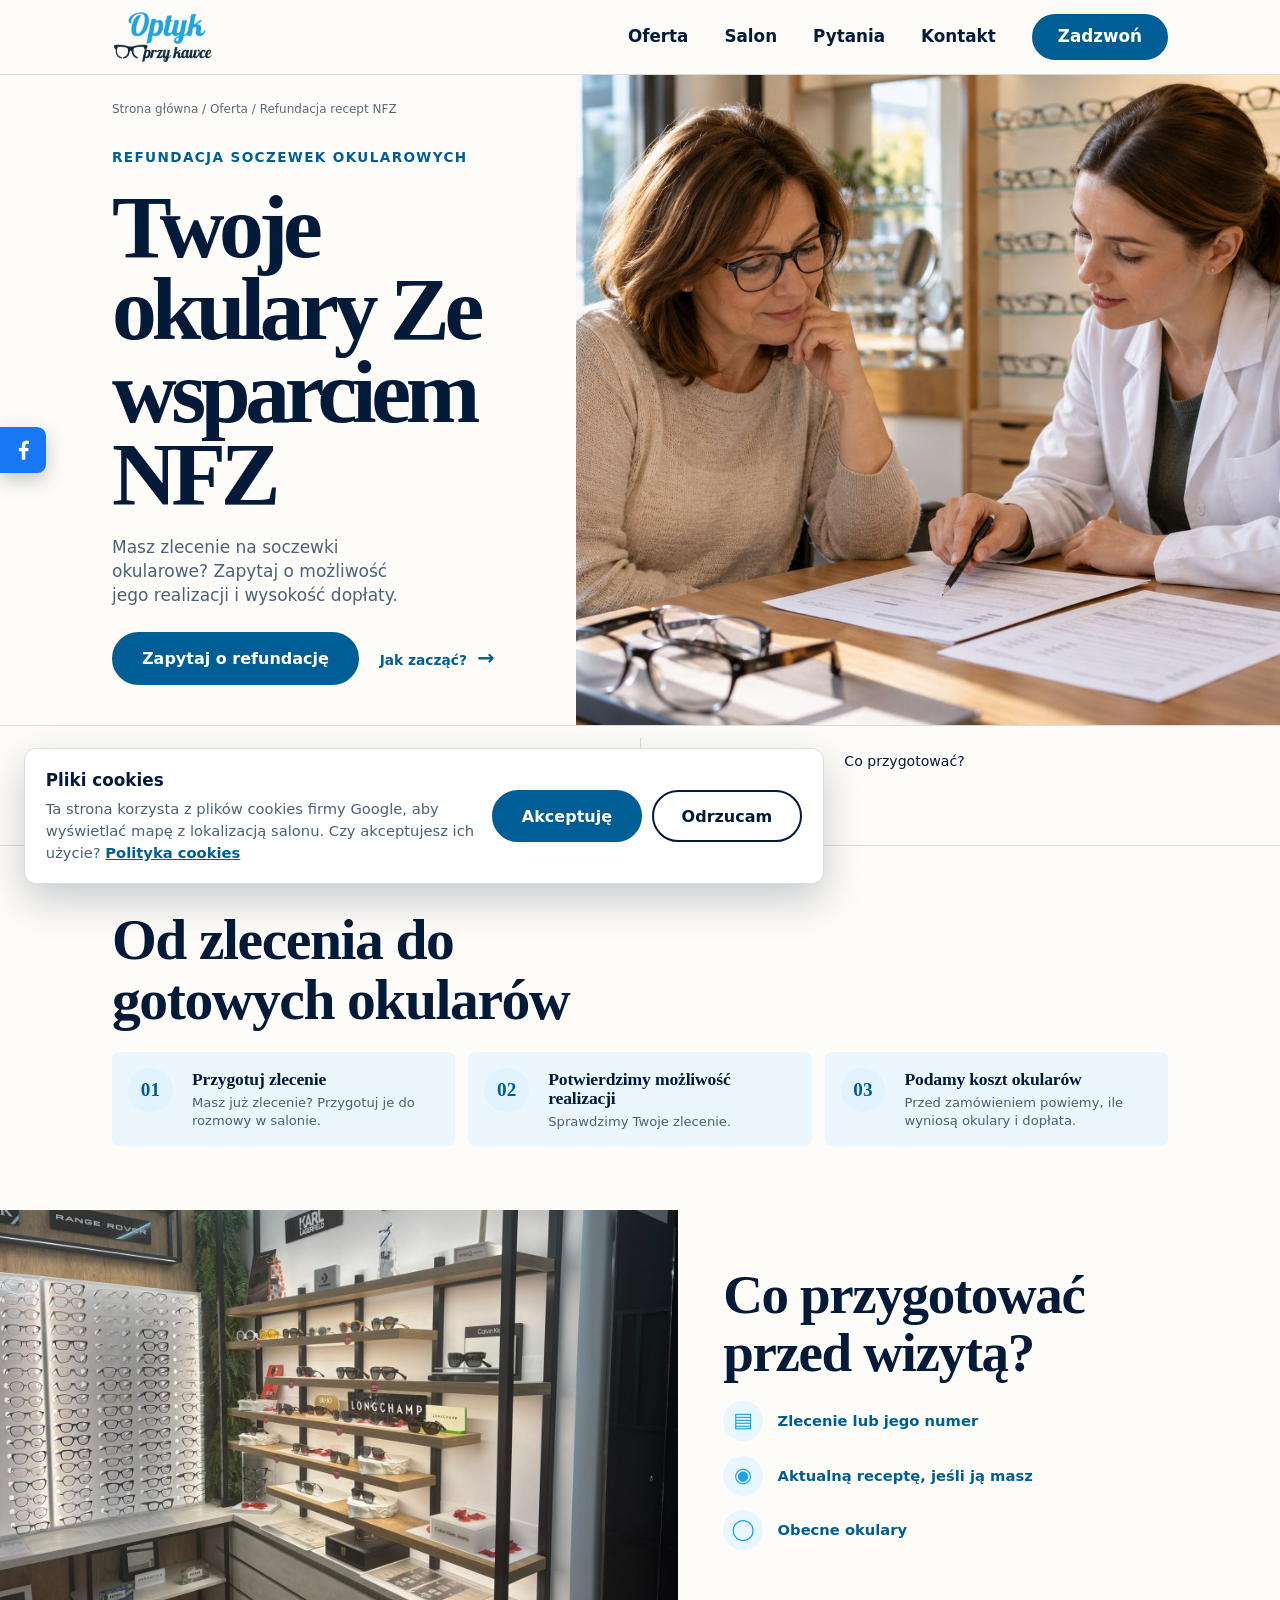
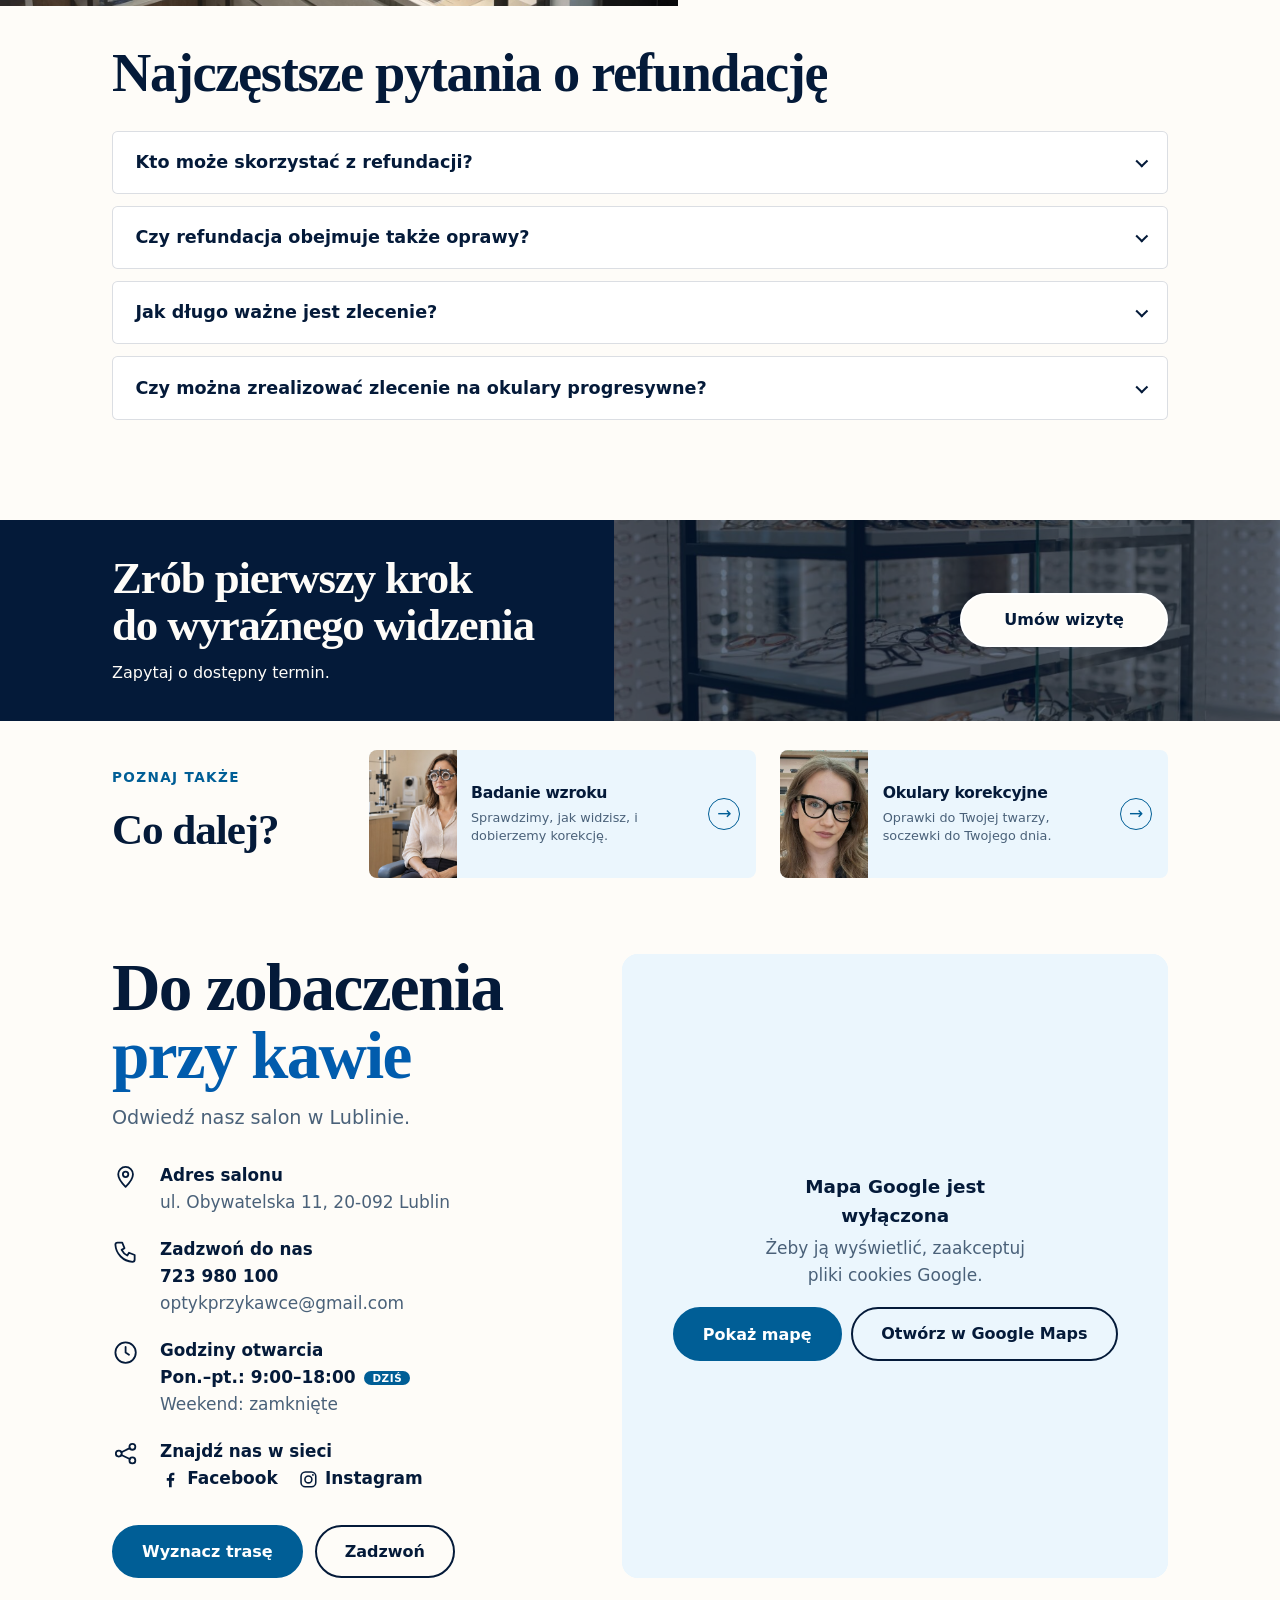
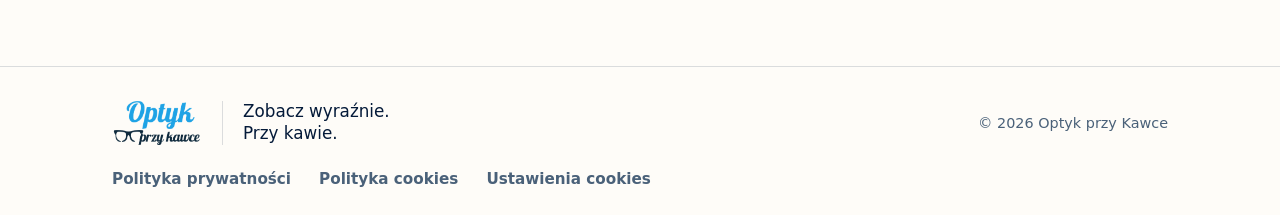
<file: site/oferta/recepty-refundowane.html>
<!DOCTYPE html>
<html lang="pl">
<head>
  <meta charset="utf-8">
  <meta name="viewport" content="width=device-width, initial-scale=1">
  <title>Refundacja okularów NFZ Lublin – zlecenia | Optyk przy Kawce</title>
  <meta name="description" content="Masz zlecenie NFZ na soczewki okularowe? Zapytaj w Optyku przy Kawce w Lublinie o realizację i dopłatę. Tel. 723 980 100.">
  <meta name="theme-color" content="#FEFCF8">
  <meta name="robots" content="index, follow, max-image-preview:large">
  <meta property="og:title" content="Refundacja okularów NFZ Lublin – zlecenia | Optyk przy Kawce">
  <meta property="og:description" content="Masz zlecenie NFZ na soczewki okularowe? Zapytaj w Optyku przy Kawce w Lublinie o realizację i dopłatę. Tel. 723 980 100.">
  <link rel="canonical" href="https://www.optykprzykawce.pl/oferta/recepty-refundowane">
  <meta property="og:url" content="https://www.optykprzykawce.pl/oferta/recepty-refundowane">
  <meta property="og:site_name" content="Optyk przy Kawce">
  <meta property="og:locale" content="pl_PL">
  <meta name="twitter:card" content="summary_large_image">
  <meta property="og:type" content="website">
  <meta property="og:image" content="https://www.optykprzykawce.pl/img/salon-optyczny-lublin-gablota-z-oprawkami.jpg">
  <script>document.documentElement.classList.add('js');</script>
  <link rel="icon" href="/favicon.ico" sizes="48x48">
  <link rel="icon" type="image/png" sizes="32x32" href="/favicon-32x32.png">
  <link rel="icon" type="image/png" sizes="192x192" href="/icon-192.png">
  <link rel="apple-touch-icon" href="/apple-touch-icon.png">
  <link rel="stylesheet" href="../css/style.css">
  <script type="application/ld+json">
  {
    "@context": "https://schema.org",
    "@type": "Service",
    "name": "Refundacja okularów NFZ w Lublinie",
    "serviceType": "Refundacja okularów NFZ",
    "url": "https://www.optykprzykawce.pl/oferta/recepty-refundowane",
    "description": "Masz zlecenie NFZ na soczewki okularowe? Zapytaj w Optyku przy Kawce w Lublinie o realizację i dopłatę. Tel. 723 980 100.",
    "areaServed": {
      "@type": "City",
      "name": "Lublin"
    },
    "provider": {
      "@type": [
        "Optician",
        "LocalBusiness"
      ],
      "@id": "https://www.optykprzykawce.pl/#salon",
      "name": "Optyk przy Kawce",
      "telephone": "+48723980100",
      "address": {
        "@type": "PostalAddress",
        "streetAddress": "ul. Obywatelska 11",
        "postalCode": "20-092",
        "addressLocality": "Lublin",
        "addressCountry": "PL"
      }
    }
  }
  </script>
  <script type="application/ld+json">
  {
    "@context": "https://schema.org",
    "@type": "BreadcrumbList",
    "itemListElement": [
      {
        "@type": "ListItem",
        "position": 1,
        "name": "Strona główna",
        "item": "https://www.optykprzykawce.pl/"
      },
      {
        "@type": "ListItem",
        "position": 2,
        "name": "Oferta",
        "item": "https://www.optykprzykawce.pl/#oferta"
      },
      {
        "@type": "ListItem",
        "position": 3,
        "name": "Refundacja okularów NFZ",
        "item": "https://www.optykprzykawce.pl/oferta/recepty-refundowane"
      }
    ]
  }
  </script>
  <script type="application/ld+json">
  {
    "@context": "https://schema.org",
    "@type": "FAQPage",
    "mainEntity": [
      {
        "@type": "Question",
        "name": "Kto może skorzystać z refundacji?",
        "acceptedAnswer": {
          "@type": "Answer",
          "text": "O możliwość realizacji zlecenia zapytaj w naszym salonie."
        }
      },
      {
        "@type": "Question",
        "name": "Czy refundacja obejmuje także oprawy?",
        "acceptedAnswer": {
          "@type": "Answer",
          "text": "Zakres refundacji i dostępne rozwiązania potwierdzimy podczas rozmowy."
        }
      },
      {
        "@type": "Question",
        "name": "Jak długo ważne jest zlecenie?",
        "acceptedAnswer": {
          "@type": "Answer",
          "text": "Termin ważności sprawdzimy na podstawie Twojego zlecenia."
        }
      },
      {
        "@type": "Question",
        "name": "Czy można zrealizować zlecenie na okulary progresywne?",
        "acceptedAnswer": {
          "@type": "Answer",
          "text": "Zapytaj o dostępne możliwości i indywidualną wycenę."
        }
      }
    ]
  }
  </script>
</head>
<body class="oferta-page">
  <a class="skip" href="#tresc">Przejdź do treści</a>

  <header class="top">
    <a class="top__logo" href="/" aria-label="Optyk przy Kawce, strona główna">
      <img src="../img/optyk-przy-kawce-logo.png" alt="Optyk przy Kawce" width="585" height="312">
    </a>
    <button class="top__burger" type="button" aria-expanded="false" aria-controls="menu">
      <span class="sr">Menu</span><i></i><i></i>
    </button>
    <nav class="top__nav" id="menu" aria-label="Główna nawigacja">
      <a href="/#oferta">Oferta</a>
      <a href="/#salon">Salon</a>
      <a href="/#faq">Pytania</a>
      <a href="/#kontakt">Kontakt</a>
      <a class="btn btn--small top__tel" href="tel:+48723980100" aria-label="Zadzwoń 723 980 100">Zadzwoń</a>
    </nav>
  </header>

  <main id="tresc">
    <section class="ref-hero">
      <div class="ref-hero__text">
        <nav class="crumbs" aria-label="Ścieżka"><a href="/">Strona główna</a> / <a href="/#oferta">Oferta</a> / <span>Refundacja recept NFZ</span></nav>
        <p class="eyebrow">REFUNDACJA SOCZEWEK OKULAROWYCH</p>
        <h1>Twoje okulary <em>Ze</em><br><em>wsparciem NFZ</em></h1>
        <p class="ref-hero__lead">Masz zlecenie na soczewki okularowe? Zapytaj o możliwość jego realizacji i wysokość dopłaty.</p>
        <div class="ref-hero__cta"><a class="btn" href="tel:+48723980100">Zapytaj o refundację</a><a class="ref-link" href="#jak-zaczac">Jak zacząć? <span aria-hidden="true">→</span></a></div>
      </div>
      <figure class="ref-hero__foto"><img src="../img/refundacja-okularow-nfz-lublin-rozmowa-z-optykiem.jpg" alt="Rozmowa z optykiem o refundacji okularów" width="1448" height="1086"></figure>
    </section>

    <nav class="oferta-skroty ref-skroty" aria-label="Na tej stronie"><div class="wrap"><a href="#jak-zaczac">Jak zacząć?</a><a href="#przygotuj">Co przygotować?</a><a href="#faq">Pytania</a></div></nav>

    <section class="ref-kroki" id="jak-zaczac">
      <div class="wrap"><h2>Od zlecenia do gotowych okularów</h2><div class="ref-kroki__grid">
        <article><b>01</b><div><h3>Przygotuj zlecenie</h3><p>Masz już zlecenie? Przygotuj je do rozmowy w salonie.</p></div></article>
        <article><b>02</b><div><h3>Potwierdzimy możliwość realizacji</h3><p>Sprawdzimy Twoje zlecenie.</p></div></article>
        <article><b>03</b><div><h3>Podamy koszt okularów</h3><p>Przed zamówieniem powiemy, ile wyniosą okulary i dopłata.</p></div></article>
      </div></div>
    </section>

    <section class="ref-przygotuj" id="przygotuj">
      <figure><img src="../img/salon-optyczny-lublin-okulary-przeciwsloneczne-i-oprawki.jpg" alt="Regały z oprawkami i okularami przeciwsłonecznymi w salonie optycznym Optyk przy Kawce w Lublinie" width="1600" height="1200" loading="lazy"></figure>
      <div class="ref-przygotuj__text"><h2>Co przygotować<br>przed wizytą?</h2><ul><li><span class="ref-ico">▤</span><strong>Zlecenie lub jego numer</strong></li><li><span class="ref-ico">◉</span><strong>Aktualną receptę, jeśli ją masz</strong></li><li><span class="ref-ico">◯</span><strong>Obecne okulary</strong></li></ul></div>
    </section>


    <section class="faq-sekcja faq-sekcja--waska faq-sekcja--oferta" id="faq"><div class="wrap"><div class="faq"><h2 class="split">Najczęstsze pytania o refundację</h2>
      <details class="reveal" name="faq"><summary>Kto może skorzystać z refundacji?</summary><p>O możliwość realizacji zlecenia zapytaj w naszym salonie.</p></details>
      <details class="reveal" name="faq"><summary>Czy refundacja obejmuje także oprawy?</summary><p>Zakres refundacji i dostępne rozwiązania potwierdzimy podczas rozmowy.</p></details>
      <details class="reveal" name="faq"><summary>Jak długo ważne jest zlecenie?</summary><p>Termin ważności sprawdzimy na podstawie Twojego zlecenia.</p></details>
      <details class="reveal" name="faq"><summary>Czy można zrealizować zlecenie na okulary progresywne?</summary><p>Zapytaj o dostępne możliwości i indywidualną wycenę.</p></details>
    </div></div></section>

    <section class="badanie-zaproszenie" aria-labelledby="zaproszenie-tytul">
      <div class="wrap"><div><h2 id="zaproszenie-tytul">Zrób pierwszy krok<br>do wyraźnego widzenia</h2><p>Zapytaj o dostępny termin.</p></div><a class="btn btn--white" href="tel:+48723980100" aria-label="Umów wizytę — zadzwoń 723 980 100">Umów wizytę</a></div>
    </section>

    <section class="badanie-dalej wrap" aria-labelledby="dalej-tytul">
      <div><p class="eyebrow">Poznaj także</p><h2 id="dalej-tytul">Co dalej?</h2></div>
      <a class="badanie-oferta" href="/oferta/badanie-wzroku"><img src="../img/badanie-wzroku-lublin-gabinet-optyczny.jpg" alt="" width="1174" height="784" loading="lazy"><div><h3>Badanie wzroku</h3><p>Sprawdzimy, jak widzisz, i dobierzemy korekcję.</p></div><span aria-hidden="true">→</span></a>
      <a class="badanie-oferta" href="/oferta/okulary-korekcyjne"><img src="../img/okulary-korekcyjne-lublin-miniatura.jpg" alt="" width="400" height="400" loading="lazy"><div><h3>Okulary korekcyjne</h3><p>Oprawki do Twojej twarzy, soczewki do Twojego dnia.</p></div><span aria-hidden="true">→</span></a>
    </section>

    <section class="kontakt-sekcja" id="kontakt">
      <div class="wrap kontakt-sekcja__grid">
        <div class="kontakt-sekcja__tekst">
          <h2 class="kontakt-sekcja__h reveal">Do zobaczenia <span class="akcent">przy kawie</span></h2>
          <p class="kontakt-sekcja__lead reveal">Odwiedź nasz salon w Lublinie.</p>
          <ul class="kontakt-lista stagger">
            <li><svg class="ik" viewBox="0 0 24 24" aria-hidden="true" focusable="false"><path d="M12 21s-6.5-6.2-6.5-11a6.5 6.5 0 0 1 13 0c0 4.8-6.5 11-6.5 11z"/><circle cx="12" cy="10" r="2.4"/></svg><div><strong>Adres salonu</strong><span>ul. Obywatelska 11, 20-092 Lublin</span></div></li>
            <li><svg class="ik" viewBox="0 0 24 24" aria-hidden="true" focusable="false"><path d="M5 4h4l2 5-2.5 1.5a11 11 0 0 0 5 5L15 13l5 2v4a2 2 0 0 1-2 2A16 16 0 0 1 3 6a2 2 0 0 1 2-2z"/></svg><div><strong>Zadzwoń do nas</strong><a href="tel:+48723980100">723 980 100</a><a class="kontakt-lista__mail" href="mailto:optykprzykawce@gmail.com">optykprzykawce@gmail.com</a></div></li>
            <li><svg class="ik" viewBox="0 0 24 24" aria-hidden="true" focusable="false"><circle cx="12" cy="12" r="9"/><path d="M12 7v5l3 2"/></svg><div class="godziny"><strong>Godziny otwarcia</strong><span data-days="1,2,3,4,5">Pon.–pt.: 9:00–18:00</span><span data-days="0,6">Weekend: zamknięte</span></div></li>
            <li><svg class="ik" viewBox="0 0 24 24" aria-hidden="true" focusable="false"><circle cx="6" cy="12" r="2.6"/><circle cx="18" cy="6" r="2.6"/><circle cx="18" cy="18" r="2.6"/><path d="M8.3 10.8 15.7 7.2M8.3 13.2 15.7 16.8"/></svg><div><strong>Znajdź nas w sieci</strong><span class="kontakt-social"><a href="https://www.facebook.com/optykprzykawce" target="_blank" rel="noopener"><svg viewBox="0 0 24 24" aria-hidden="true" focusable="false"><path d="M13.5 21v-7.5h2.6l.4-3h-3V8.6c0-.9.3-1.5 1.5-1.5h1.6V4.4c-.3 0-1.2-.1-2.3-.1-2.3 0-3.9 1.4-3.9 4v2.2H7.8v3h2.6V21z" fill="currentColor"/></svg>Facebook</a><a href="https://www.instagram.com/optykprzykawce/" target="_blank" rel="noopener"><svg viewBox="0 0 24 24" aria-hidden="true" focusable="false"><rect x="3.5" y="3.5" width="17" height="17" rx="5" fill="none" stroke="currentColor" stroke-width="1.8"/><circle cx="12" cy="12" r="4" fill="none" stroke="currentColor" stroke-width="1.8"/><circle cx="17.2" cy="6.8" r="1.1" fill="currentColor"/></svg>Instagram</a></span></div></li>
          </ul>
          <div class="kontakt-sekcja__cta reveal">
            <a class="btn" href="https://maps.app.goo.gl/uVHfZdmYuKes5w2g6" target="_blank" rel="noopener">Wyznacz trasę</a>
            <a class="btn btn--ghost" href="tel:+48723980100" aria-label="Zadzwoń 723 980 100">Zadzwoń</a>
          </div>
        </div>
        <div class="mapa-duza" data-mapa>
          <div class="mapa-blokada" data-mapa-blokada>
            <p><strong>Mapa Google jest wyłączona</strong>Żeby ją wyświetlić, zaakceptuj pliki cookies Google.</p>
            <div class="mapa-blokada__przyciski"><button class="btn" type="button" data-cookies-wlacz>Pokaż mapę</button><a class="btn btn--ghost" href="https://maps.app.goo.gl/uVHfZdmYuKes5w2g6" target="_blank" rel="noopener">Otwórz w Google Maps</a></div>
          </div>
          <iframe data-src="https://maps.google.com/maps?q=Optyk%20przy%20kawce%2C%20Obywatelska%2011%2C%20Lublin&amp;t=&amp;z=18&amp;ie=UTF8&amp;iwloc=&amp;output=embed" title="Mapa: Optyk przy Kawce, ul. Obywatelska 11, Lublin" loading="lazy" referrerpolicy="strict-origin-when-cross-origin" allowfullscreen></iframe>
        </div>
      </div>
    </section>

  </main>

  <footer class="stopka">
    <div class="wrap stopka__row">
      <div class="stopka__marka">
        <a href="/" aria-label="Optyk przy Kawce, strona główna"><img src="../img/optyk-przy-kawce-logo.png" alt="Optyk przy Kawce" width="585" height="312" loading="lazy"></a>
        <p class="stopka__haslo">Zobacz wyraźnie.<br>Przy kawie.</p>
      </div>
      <p class="stopka__copy">© <span data-year>2026</span> Optyk przy Kawce</p>
      <nav aria-label="Informacje prawne">
        <ul class="stopka__prawne">
          <li><a href="/polityka-prywatnosci">Polityka prywatności</a></li>
          <li><a href="/polityka-cookies">Polityka cookies</a></li>
          <li><button class="stopka__cookies" type="button" data-cookies-ustawienia>Ustawienia cookies</button></li>
        </ul>
      </nav>
    </div>
  </footer>

  <a class="fb-plywajacy" href="https://www.facebook.com/optykprzykawce" target="_blank" rel="noopener" aria-label="Odwiedź nas na Facebooku"><svg viewBox="0 0 24 24" aria-hidden="true" focusable="false"><path d="M13.5 21v-7.5h2.6l.4-3h-3V8.6c0-.9.3-1.5 1.5-1.5h1.6V4.4c-.3 0-1.2-.1-2.3-.1-2.3 0-3.9 1.4-3.9 4v2.2H7.8v3h2.6V21z" fill="currentColor"/></svg></a>

  <a class="callbar" href="tel:+48723980100" aria-label="Zadzwoń 723 980 100">Zadzwoń</a>

  <script src="../js/main.js" defer></script>
</body>
</html>
</file>
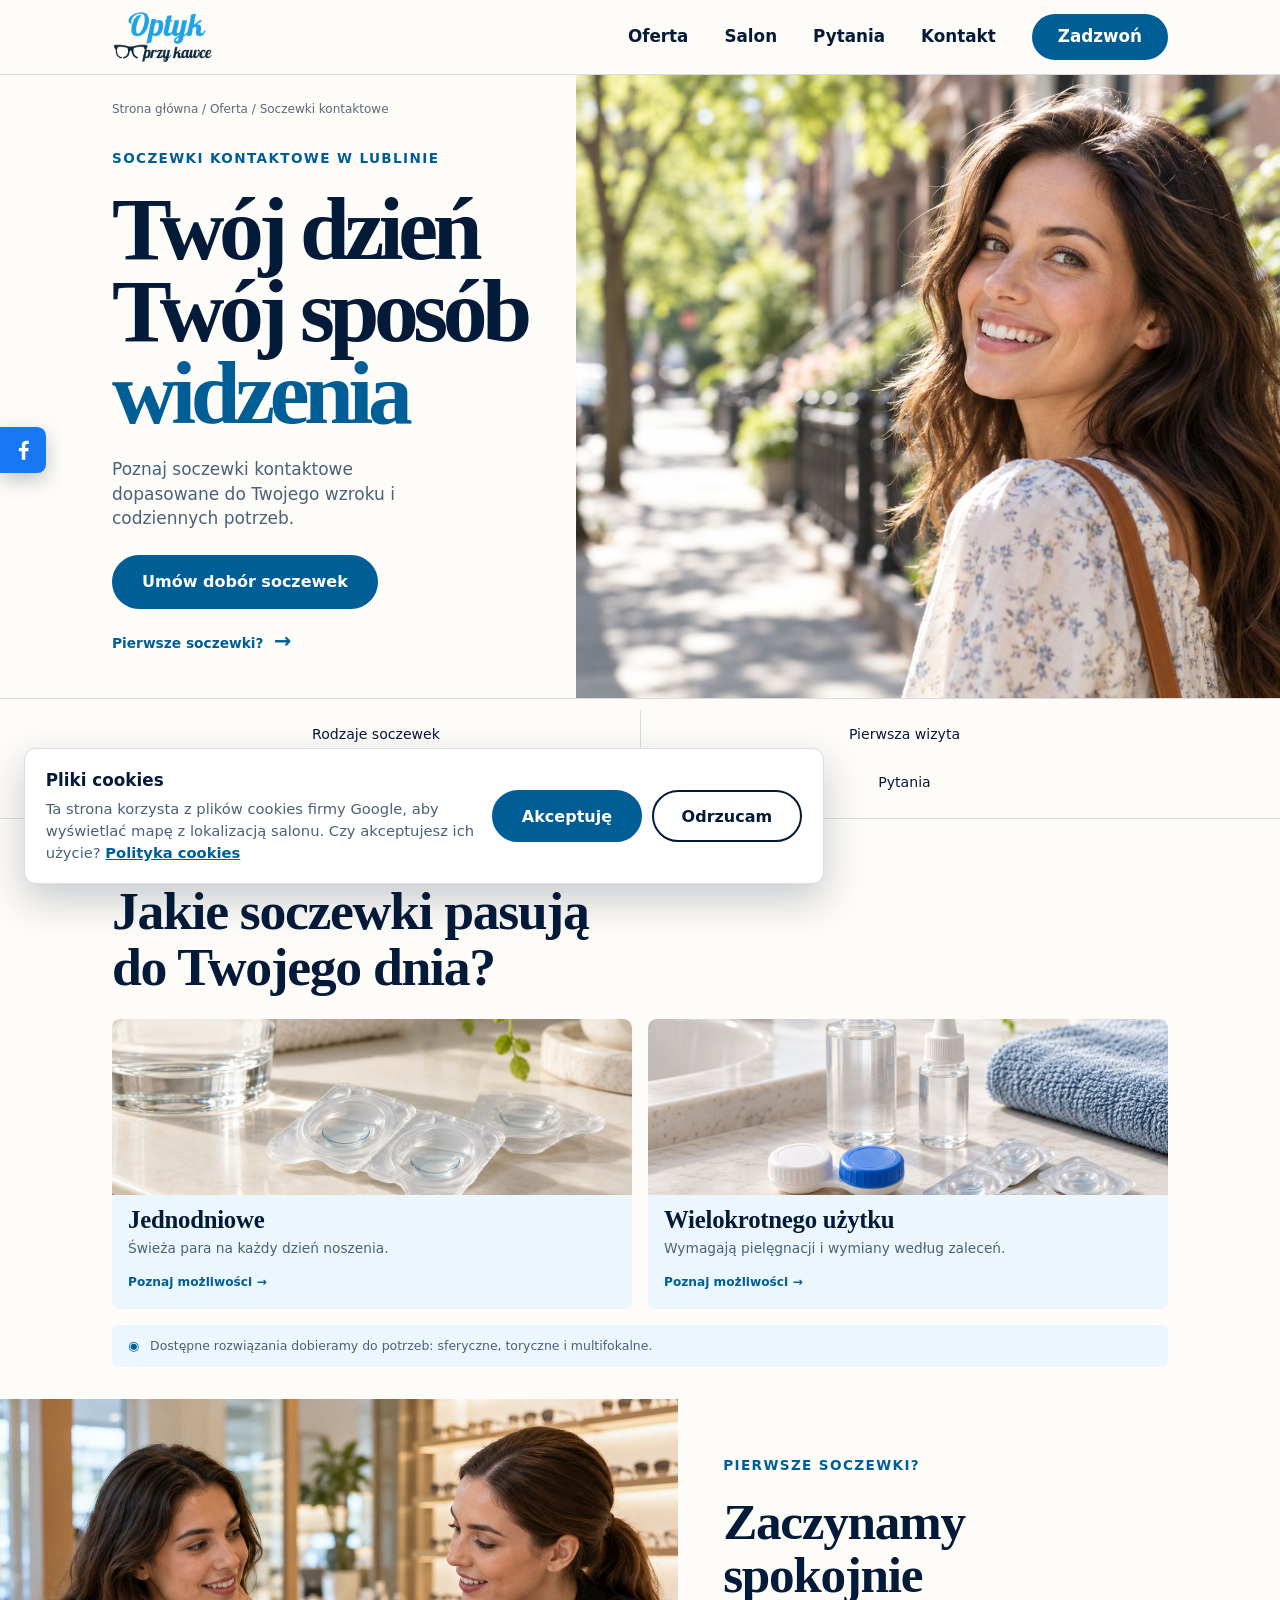
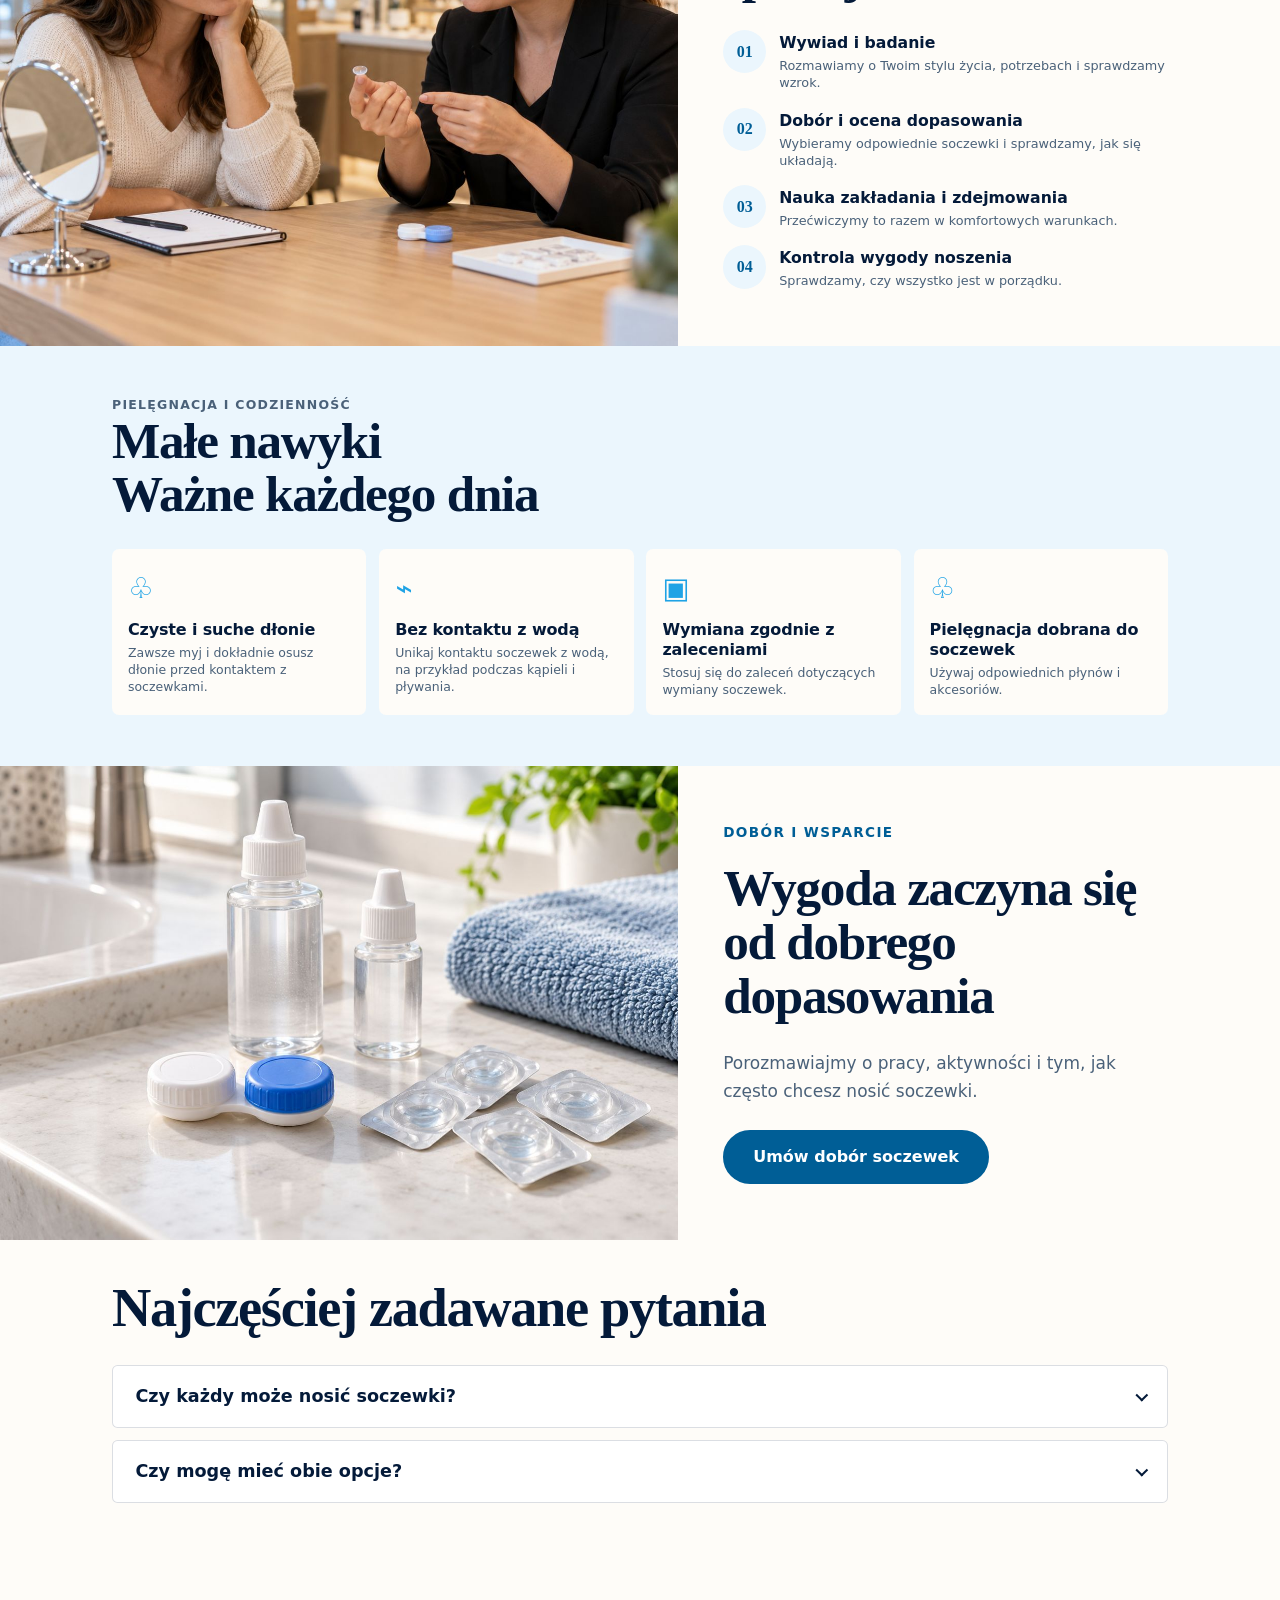
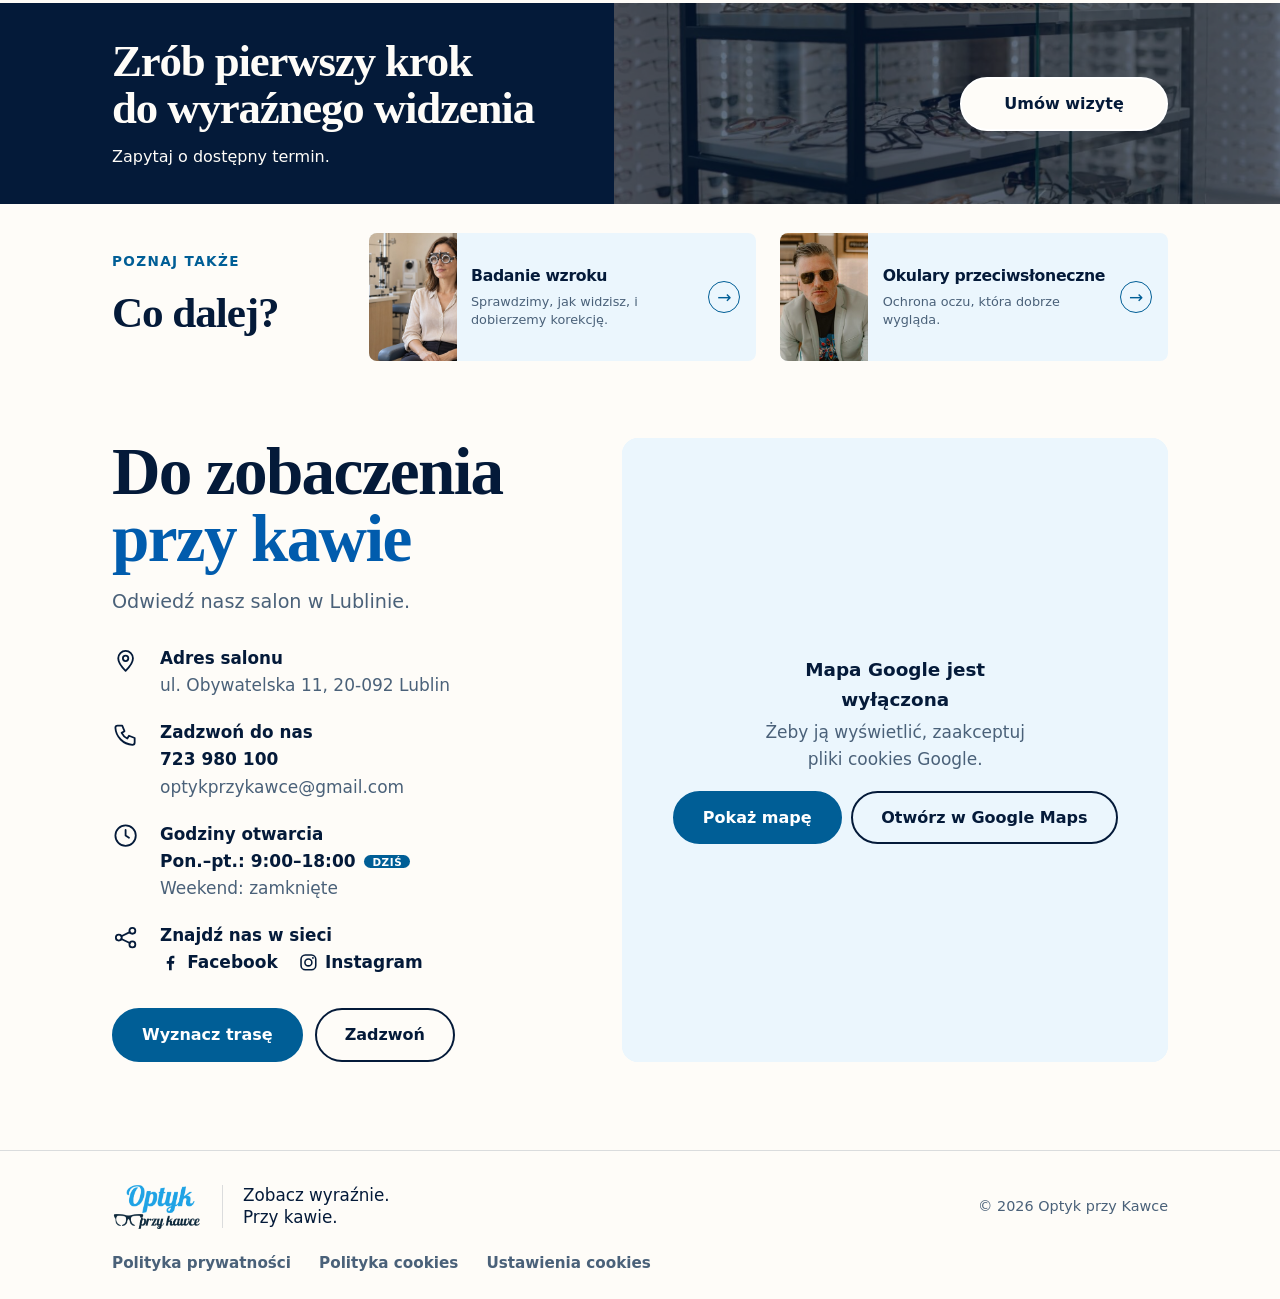
<file: site/oferta/soczewki-kontaktowe.html>
<!DOCTYPE html>
<html lang="pl">
<head>
  <meta charset="utf-8">
  <meta name="viewport" content="width=device-width, initial-scale=1">
  <title>Soczewki kontaktowe Lublin – dobór | Optyk przy Kawce</title>
  <meta name="description" content="Soczewki kontaktowe w Lublinie: dobór i wskazówki użytkowania. Optyk przy Kawce, ul. Obywatelska 11. Zadzwoń: 723 980 100.">
  <meta name="theme-color" content="#FEFCF8">
  <meta name="robots" content="index, follow, max-image-preview:large">
  <meta property="og:title" content="Soczewki kontaktowe Lublin – dobór | Optyk przy Kawce">
  <meta property="og:description" content="Soczewki kontaktowe w Lublinie: dobór i wskazówki użytkowania. Optyk przy Kawce, ul. Obywatelska 11. Zadzwoń: 723 980 100.">
  <link rel="canonical" href="https://www.optykprzykawce.pl/oferta/soczewki-kontaktowe">
  <meta property="og:url" content="https://www.optykprzykawce.pl/oferta/soczewki-kontaktowe">
  <meta property="og:site_name" content="Optyk przy Kawce">
  <meta property="og:locale" content="pl_PL">
  <meta name="twitter:card" content="summary_large_image">
  <meta property="og:type" content="website">
  <meta property="og:image" content="https://www.optykprzykawce.pl/img/salon-optyczny-lublin-gablota-z-oprawkami.jpg">
  <script>document.documentElement.classList.add('js');</script>
  <link rel="icon" href="/favicon.ico" sizes="48x48">
  <link rel="icon" type="image/png" sizes="32x32" href="/favicon-32x32.png">
  <link rel="icon" type="image/png" sizes="192x192" href="/icon-192.png">
  <link rel="apple-touch-icon" href="/apple-touch-icon.png">
  <link rel="stylesheet" href="../css/style.css">
  <script type="application/ld+json">
  {
    "@context": "https://schema.org",
    "@type": "Service",
    "name": "Soczewki kontaktowe w Lublinie",
    "serviceType": "Soczewki kontaktowe",
    "url": "https://www.optykprzykawce.pl/oferta/soczewki-kontaktowe",
    "description": "Soczewki kontaktowe w Lublinie: dobór i wskazówki użytkowania. Optyk przy Kawce, ul. Obywatelska 11. Zadzwoń: 723 980 100.",
    "areaServed": {
      "@type": "City",
      "name": "Lublin"
    },
    "provider": {
      "@type": [
        "Optician",
        "LocalBusiness"
      ],
      "@id": "https://www.optykprzykawce.pl/#salon",
      "name": "Optyk przy Kawce",
      "telephone": "+48723980100",
      "address": {
        "@type": "PostalAddress",
        "streetAddress": "ul. Obywatelska 11",
        "postalCode": "20-092",
        "addressLocality": "Lublin",
        "addressCountry": "PL"
      }
    }
  }
  </script>
  <script type="application/ld+json">
  {
    "@context": "https://schema.org",
    "@type": "BreadcrumbList",
    "itemListElement": [
      {
        "@type": "ListItem",
        "position": 1,
        "name": "Strona główna",
        "item": "https://www.optykprzykawce.pl/"
      },
      {
        "@type": "ListItem",
        "position": 2,
        "name": "Oferta",
        "item": "https://www.optykprzykawce.pl/#oferta"
      },
      {
        "@type": "ListItem",
        "position": 3,
        "name": "Soczewki kontaktowe",
        "item": "https://www.optykprzykawce.pl/oferta/soczewki-kontaktowe"
      }
    ]
  }
  </script>
  <script type="application/ld+json">
  {
    "@context": "https://schema.org",
    "@type": "FAQPage",
    "mainEntity": [
      {
        "@type": "Question",
        "name": "Czy każdy może nosić soczewki?",
        "acceptedAnswer": {
          "@type": "Answer",
          "text": "Nie zawsze. Najpierw trzeba sprawdzić, czy soczewki będą dla Ciebie odpowiednie."
        }
      },
      {
        "@type": "Question",
        "name": "Czy mogę mieć obie opcje?",
        "acceptedAnswer": {
          "@type": "Answer",
          "text": "Tak, wiele osób nosi na zmianę okulary i soczewki."
        }
      }
    ]
  }
  </script>
</head>
<body class="oferta-page">
  <a class="skip" href="#tresc">Przejdź do treści</a>

  <header class="top">
    <a class="top__logo" href="/" aria-label="Optyk przy Kawce, strona główna">
      <img src="../img/optyk-przy-kawce-logo.png" alt="Optyk przy Kawce" width="585" height="312">
    </a>
    <button class="top__burger" type="button" aria-expanded="false" aria-controls="menu">
      <span class="sr">Menu</span><i></i><i></i>
    </button>
    <nav class="top__nav" id="menu" aria-label="Główna nawigacja">
      <a href="/#oferta">Oferta</a>
      <a href="/#salon">Salon</a>
      <a href="/#faq">Pytania</a>
      <a href="/#kontakt">Kontakt</a>
      <a class="btn btn--small top__tel" href="tel:+48723980100" aria-label="Zadzwoń 723 980 100">Zadzwoń</a>
    </nav>
  </header>

  <main id="tresc">
    <section class="soc-hero" aria-labelledby="soc-tytul"><div class="soc-hero__text"><nav class="crumbs" aria-label="Ścieżka"><a href="/">Strona główna</a><span aria-hidden="true"> / </span><a href="/#oferta">Oferta</a><span aria-hidden="true"> / </span><span aria-current="page">Soczewki kontaktowe</span></nav><p class="eyebrow">Soczewki kontaktowe w Lublinie</p><h1 id="soc-tytul">Twój dzień<br>Twój sposób<br><em>widzenia</em></h1><p class="soc-hero__lead">Poznaj soczewki kontaktowe dopasowane do Twojego wzroku i codziennych potrzeb.</p><div class="soc-hero__cta"><a class="btn" href="tel:+48723980100">Umów dobór soczewek</a><a class="soc-link" href="#rodzaje">Pierwsze soczewki? <span aria-hidden="true">→</span></a></div></div><figure class="soc-hero__foto"><img src="../img/soczewki-kontaktowe-lublin.jpg" alt="Kobieta bez okularów w słoneczny dzień" width="1448" height="1086" fetchpriority="high"></figure></section>
    <nav class="oferta-skroty soc-skroty" aria-label="Na tej stronie"><div class="wrap"><a href="#rodzaje">Rodzaje soczewek</a><a href="#pierwsze">Pierwsza wizyta</a><a href="#pielegnacja">Pielęgnacja</a><a href="#faq">Pytania</a></div></nav>
    <section class="soc-rodzaje wrap" id="rodzaje" aria-labelledby="rodzaje-tytul"><h2 id="rodzaje-tytul">Jakie soczewki pasują do Twojego dnia?</h2><div class="soc-rodzaje__grid"><article><img src="../img/soczewki-kontaktowe-lublin-jednodniowe.jpg" alt="Soczewki jednodniowe w blisterach obok szklanki wody" width="1536" height="1024" loading="lazy"><h3>Jednodniowe</h3><p>Świeża para na każdy dzień noszenia.</p><a href="#pierwsze">Poznaj możliwości →</a></article><article><img src="../img/soczewki-kontaktowe-lublin-pielegnacja.jpg" alt="Pojemnik i płyn do soczewek kontaktowych" width="1536" height="1024" loading="lazy"><h3>Wielokrotnego użytku</h3><p>Wymagają pielęgnacji i wymiany według zaleceń.</p><a href="#pielegnacja">Poznaj możliwości →</a></article></div><p class="soc-info">◉ <span>Dostępne rozwiązania dobieramy do potrzeb: sferyczne, toryczne i multifokalne.</span></p></section>
    <section class="soc-pierwsze" id="pierwsze" aria-labelledby="pierwsze-tytul"><figure><img src="../img/soczewki-kontaktowe-lublin-konsultacja-dobor.jpg" alt="Konsultacja dotycząca soczewek kontaktowych w salonie" width="1448" height="1086" loading="lazy"></figure><div class="soc-pierwsze__text"><p class="eyebrow">Pierwsze soczewki?</p><h2 id="pierwsze-tytul">Zaczynamy spokojnie</h2><ol><li><b>01</b><div><strong>Wywiad i badanie</strong><small>Rozmawiamy o Twoim stylu życia, potrzebach i sprawdzamy wzrok.</small></div></li><li><b>02</b><div><strong>Dobór i ocena dopasowania</strong><small>Wybieramy odpowiednie soczewki i sprawdzamy, jak się układają.</small></div></li><li><b>03</b><div><strong>Nauka zakładania i zdejmowania</strong><small>Przećwiczymy to razem w komfortowych warunkach.</small></div></li><li><b>04</b><div><strong>Kontrola wygody noszenia</strong><small>Sprawdzamy, czy wszystko jest w porządku.</small></div></li></ol></div></section>
    <section class="soc-nawyki" id="pielegnacja" aria-labelledby="nawyki-tytul"><div class="wrap"><p class="eyebrow">Pielęgnacja i codzienność</p><h2 id="nawyki-tytul">Małe nawyki<br>Ważne każdego dnia</h2><div class="soc-nawyki__grid"><article><span>♧</span><h3>Czyste i suche dłonie</h3><p>Zawsze myj i dokładnie osusz dłonie przed kontaktem z soczewkami.</p></article><article><span>⌁</span><h3>Bez kontaktu z wodą</h3><p>Unikaj kontaktu soczewek z wodą, na przykład podczas kąpieli i pływania.</p></article><article><span>▣</span><h3>Wymiana zgodnie z zaleceniami</h3><p>Stosuj się do zaleceń dotyczących wymiany soczewek.</p></article><article><span>♧</span><h3>Pielęgnacja dobrana do soczewek</h3><p>Używaj odpowiednich płynów i akcesoriów.</p></article></div></div></section>
    <section class="soc-wygoda"><figure><img src="../img/soczewki-kontaktowe-lublin-pielegnacja.jpg" alt="Płyn, pojemnik i soczewki kontaktowe na jasnym blacie" width="1536" height="1024" loading="lazy"></figure><div><p class="eyebrow">Dobór i wsparcie</p><h2>Wygoda zaczyna się od dobrego dopasowania</h2><p>Porozmawiajmy o pracy, aktywności i tym, jak często chcesz nosić soczewki.</p><a class="btn" href="tel:+48723980100">Umów dobór soczewek</a></div></section>

    <section class="faq-sekcja faq-sekcja--waska faq-sekcja--oferta" id="faq">
      <div class="wrap">
        <div class="faq">
          <h2 class="split">Najczęściej zadawane pytania</h2>
          <details class="reveal" name="faq"><summary>Czy każdy może nosić soczewki?</summary><p>Nie zawsze. Najpierw trzeba sprawdzić, czy soczewki będą dla Ciebie odpowiednie.</p></details>
          <details class="reveal" name="faq"><summary>Czy mogę mieć obie opcje?</summary><p>Tak, wiele osób nosi na zmianę okulary i soczewki.</p></details>
        </div>
      </div>
    </section>

    <section class="badanie-zaproszenie" aria-labelledby="zaproszenie-tytul">
      <div class="wrap"><div><h2 id="zaproszenie-tytul">Zrób pierwszy krok<br>do wyraźnego widzenia</h2><p>Zapytaj o dostępny termin.</p></div><a class="btn btn--white" href="tel:+48723980100" aria-label="Umów wizytę — zadzwoń 723 980 100">Umów wizytę</a></div>
    </section>

    <section class="badanie-dalej wrap" aria-labelledby="dalej-tytul">
      <div><p class="eyebrow">Poznaj także</p><h2 id="dalej-tytul">Co dalej?</h2></div>
      <a class="badanie-oferta" href="/oferta/badanie-wzroku"><img src="../img/badanie-wzroku-lublin-gabinet-optyczny.jpg" alt="" width="1174" height="784" loading="lazy"><div><h3>Badanie wzroku</h3><p>Sprawdzimy, jak widzisz, i dobierzemy korekcję.</p></div><span aria-hidden="true">→</span></a>
      <a class="badanie-oferta" href="/oferta/okulary-przeciwsloneczne"><img src="../img/okulary-przeciwsloneczne-lublin-miniatura.jpg" alt="" width="400" height="400" loading="lazy"><div><h3>Okulary przeciwsłoneczne</h3><p>Ochrona oczu, która dobrze wygląda.</p></div><span aria-hidden="true">→</span></a>
    </section>

    <section class="kontakt-sekcja" id="kontakt">
      <div class="wrap kontakt-sekcja__grid">
        <div class="kontakt-sekcja__tekst">
          <h2 class="kontakt-sekcja__h reveal">Do zobaczenia <span class="akcent">przy kawie</span></h2>
          <p class="kontakt-sekcja__lead reveal">Odwiedź nasz salon w Lublinie.</p>
          <ul class="kontakt-lista stagger">
            <li><svg class="ik" viewBox="0 0 24 24" aria-hidden="true" focusable="false"><path d="M12 21s-6.5-6.2-6.5-11a6.5 6.5 0 0 1 13 0c0 4.8-6.5 11-6.5 11z"/><circle cx="12" cy="10" r="2.4"/></svg><div><strong>Adres salonu</strong><span>ul. Obywatelska 11, 20-092 Lublin</span></div></li>
            <li><svg class="ik" viewBox="0 0 24 24" aria-hidden="true" focusable="false"><path d="M5 4h4l2 5-2.5 1.5a11 11 0 0 0 5 5L15 13l5 2v4a2 2 0 0 1-2 2A16 16 0 0 1 3 6a2 2 0 0 1 2-2z"/></svg><div><strong>Zadzwoń do nas</strong><a href="tel:+48723980100">723 980 100</a><a class="kontakt-lista__mail" href="mailto:optykprzykawce@gmail.com">optykprzykawce@gmail.com</a></div></li>
            <li><svg class="ik" viewBox="0 0 24 24" aria-hidden="true" focusable="false"><circle cx="12" cy="12" r="9"/><path d="M12 7v5l3 2"/></svg><div class="godziny"><strong>Godziny otwarcia</strong><span data-days="1,2,3,4,5">Pon.–pt.: 9:00–18:00</span><span data-days="0,6">Weekend: zamknięte</span></div></li>
            <li><svg class="ik" viewBox="0 0 24 24" aria-hidden="true" focusable="false"><circle cx="6" cy="12" r="2.6"/><circle cx="18" cy="6" r="2.6"/><circle cx="18" cy="18" r="2.6"/><path d="M8.3 10.8 15.7 7.2M8.3 13.2 15.7 16.8"/></svg><div><strong>Znajdź nas w sieci</strong><span class="kontakt-social"><a href="https://www.facebook.com/optykprzykawce" target="_blank" rel="noopener"><svg viewBox="0 0 24 24" aria-hidden="true" focusable="false"><path d="M13.5 21v-7.5h2.6l.4-3h-3V8.6c0-.9.3-1.5 1.5-1.5h1.6V4.4c-.3 0-1.2-.1-2.3-.1-2.3 0-3.9 1.4-3.9 4v2.2H7.8v3h2.6V21z" fill="currentColor"/></svg>Facebook</a><a href="https://www.instagram.com/optykprzykawce/" target="_blank" rel="noopener"><svg viewBox="0 0 24 24" aria-hidden="true" focusable="false"><rect x="3.5" y="3.5" width="17" height="17" rx="5" fill="none" stroke="currentColor" stroke-width="1.8"/><circle cx="12" cy="12" r="4" fill="none" stroke="currentColor" stroke-width="1.8"/><circle cx="17.2" cy="6.8" r="1.1" fill="currentColor"/></svg>Instagram</a></span></div></li>
          </ul>
          <div class="kontakt-sekcja__cta reveal">
            <a class="btn" href="https://maps.app.goo.gl/uVHfZdmYuKes5w2g6" target="_blank" rel="noopener">Wyznacz trasę</a>
            <a class="btn btn--ghost" href="tel:+48723980100" aria-label="Zadzwoń 723 980 100">Zadzwoń</a>
          </div>
        </div>
        <div class="mapa-duza" data-mapa>
          <div class="mapa-blokada" data-mapa-blokada>
            <p><strong>Mapa Google jest wyłączona</strong>Żeby ją wyświetlić, zaakceptuj pliki cookies Google.</p>
            <div class="mapa-blokada__przyciski"><button class="btn" type="button" data-cookies-wlacz>Pokaż mapę</button><a class="btn btn--ghost" href="https://maps.app.goo.gl/uVHfZdmYuKes5w2g6" target="_blank" rel="noopener">Otwórz w Google Maps</a></div>
          </div>
          <iframe data-src="https://maps.google.com/maps?q=Optyk%20przy%20kawce%2C%20Obywatelska%2011%2C%20Lublin&amp;t=&amp;z=18&amp;ie=UTF8&amp;iwloc=&amp;output=embed" title="Mapa: Optyk przy Kawce, ul. Obywatelska 11, Lublin" loading="lazy" referrerpolicy="strict-origin-when-cross-origin" allowfullscreen></iframe>
        </div>
      </div>
    </section>

  </main>

  <footer class="stopka">
    <div class="wrap stopka__row">
      <div class="stopka__marka">
        <a href="/" aria-label="Optyk przy Kawce, strona główna"><img src="../img/optyk-przy-kawce-logo.png" alt="Optyk przy Kawce" width="585" height="312" loading="lazy"></a>
        <p class="stopka__haslo">Zobacz wyraźnie.<br>Przy kawie.</p>
      </div>
      <p class="stopka__copy">© <span data-year>2026</span> Optyk przy Kawce</p>
      <nav aria-label="Informacje prawne">
        <ul class="stopka__prawne">
          <li><a href="/polityka-prywatnosci">Polityka prywatności</a></li>
          <li><a href="/polityka-cookies">Polityka cookies</a></li>
          <li><button class="stopka__cookies" type="button" data-cookies-ustawienia>Ustawienia cookies</button></li>
        </ul>
      </nav>
    </div>
  </footer>

  <a class="fb-plywajacy" href="https://www.facebook.com/optykprzykawce" target="_blank" rel="noopener" aria-label="Odwiedź nas na Facebooku"><svg viewBox="0 0 24 24" aria-hidden="true" focusable="false"><path d="M13.5 21v-7.5h2.6l.4-3h-3V8.6c0-.9.3-1.5 1.5-1.5h1.6V4.4c-.3 0-1.2-.1-2.3-.1-2.3 0-3.9 1.4-3.9 4v2.2H7.8v3h2.6V21z" fill="currentColor"/></svg></a>

  <a class="callbar" href="tel:+48723980100" aria-label="Zadzwoń 723 980 100">Zadzwoń</a>

  <script src="../js/main.js" defer></script>
</body>
</html>
</file>
<file: site/css/style.css>
@view-transition { navigation: auto; }

@font-face { font-family: 'Bricolage Grotesque'; font-style: normal; font-weight: 700; font-display: swap; src: url('../fonts/bricolage-700-latin-ext.woff2') format('woff2'); unicode-range: U+0100-02BA, U+02BD-02C5, U+02C7-02CC, U+02CE-02D7, U+02DD-02FF, U+0304, U+0308, U+0329, U+1D00-1DBF, U+1E00-1E9F, U+1EF2-1EFF, U+2020, U+20A0-20AB, U+20AD-20C0, U+2113, U+2C60-2C7F, U+A720-A7FF; }
@font-face { font-family: 'Bricolage Grotesque'; font-style: normal; font-weight: 700; font-display: swap; src: url('../fonts/bricolage-700-latin.woff2') format('woff2'); unicode-range: U+0000-00FF, U+0131, U+0152-0153, U+02BB-02BC, U+02C6, U+02DA, U+02DC, U+0304, U+0308, U+0329, U+2000-206F, U+20AC, U+2122, U+2191, U+2193, U+2212, U+2215, U+FEFF, U+FFFD; }
@font-face { font-family: 'Bricolage Grotesque'; font-style: normal; font-weight: 800; font-display: swap; src: url('../fonts/bricolage-800-latin-ext.woff2') format('woff2'); unicode-range: U+0100-02BA, U+02BD-02C5, U+02C7-02CC, U+02CE-02D7, U+02DD-02FF, U+0304, U+0308, U+0329, U+1D00-1DBF, U+1E00-1E9F, U+1EF2-1EFF, U+2020, U+20A0-20AB, U+20AD-20C0, U+2113, U+2C60-2C7F, U+A720-A7FF; }
@font-face { font-family: 'Bricolage Grotesque'; font-style: normal; font-weight: 800; font-display: swap; src: url('../fonts/bricolage-800-latin.woff2') format('woff2'); unicode-range: U+0000-00FF, U+0131, U+0152-0153, U+02BB-02BC, U+02C6, U+02DA, U+02DC, U+0304, U+0308, U+0329, U+2000-206F, U+20AC, U+2122, U+2191, U+2193, U+2212, U+2215, U+FEFF, U+FFFD; }

:root {
  /* Paleta: jasna. Błękit z logo, granat zamiast czerni, karmel tylko jako drobny akcent kawy */
  --tlo: #FEFCF8;
  --papier: #ffffff;
  --mgla: #EBF6FD;
  --blekit: #1fa3e5;
  --blekit-ciemny: #005E96;
  --akcent: #015CAD;
  --tekst2: #4A6179;
  --granat: #041A39;
  --karmel: #c98b52;
  --linia: rgba(4, 26, 57, .14);

  /* Szeryfowe nagłówki wspólne dla strony i podstron ofert. */
  --font-naglowek: Georgia, "Times New Roman", serif;
  --font-tekst: system-ui, -apple-system, "Segoe UI", Roboto, sans-serif;
  --font-mono: ui-monospace, SFMono-Regular, Menlo, Consolas, monospace;

  --wrap: clamp(72rem, 80vw, 130rem);
  --gutter: clamp(1.25rem, 5vw, 3rem);
  --sekcja: clamp(3rem, 8vw, 5.5rem);
  --krem: #f6efe6;
  --ease: cubic-bezier(.2, .7, .2, 1);
}

*, *::before, *::after { box-sizing: border-box; }
html { scroll-behavior: smooth; scroll-padding-top: 5.5rem; font-size: clamp(16px, calc(10px + .45vw), 28px); }

body {
  margin: 0;
  background: var(--tlo);
  color: var(--granat);
  font-family: var(--font-tekst);
  font-size: 1.0625rem;
  line-height: 1.6;
  -webkit-text-size-adjust: 100%;
  overflow-x: hidden;
}

img { max-width: 100%; display: block; }
a { color: inherit; }
h1, h2, h3 { font-family: var(--font-naglowek); font-weight: 800; line-height: 1.05; margin: 0; letter-spacing: -.025em; }
h2 { font-size: clamp(1.9rem, 6vw, 3.4rem); max-width: 20ch; margin-bottom: 1.75rem; }
h3 { font-size: 1.3rem; letter-spacing: -.01em; }
p { margin: 0 0 1rem; }

.sr { position: absolute; width: 1px; height: 1px; overflow: hidden; clip: rect(0 0 0 0); white-space: nowrap; }
.skip { position: absolute; left: -999px; top: 0; background: var(--blekit-ciemny); color: #fff; padding: .75rem 1rem; z-index: 100; }
.skip:focus { left: 0; }
:focus-visible { outline: 3px solid var(--blekit); outline-offset: 3px; }

.wrap { max-width: var(--wrap); margin: 0 auto; padding-inline: var(--gutter); }

.eyebrow { font-size: .85rem; font-weight: 600; letter-spacing: .1em; text-transform: uppercase; color: var(--blekit-ciemny); margin-bottom: 1.1rem; }
.eyebrow--light { color: #bfe6f7; }


/* Przyciski i linki */
.btn {
  font-family: inherit; font-size: 1rem; cursor: pointer;
  display: inline-flex; align-items: center; justify-content: center;
  min-height: 3.25rem; padding: .75rem 1.75rem;
  background: var(--blekit-ciemny); color: #fff;
  font-weight: 700; text-decoration: none;
  border: 2px solid var(--blekit-ciemny); border-radius: 999px;
  transition: transform .3s var(--ease), background .3s, color .3s, border-color .3s;
}
@media (hover: hover) { .btn:hover { transform: translateY(-3px); background: var(--granat); border-color: var(--granat); } }
.btn:active { transform: translateY(0) scale(.98); }
.btn--ghost { background: transparent; color: var(--granat); border-color: var(--granat); }
@media (hover: hover) { .btn--ghost:hover { background: var(--granat); color: #fff; } }
.btn--small { min-height: 2.5rem; padding: .35rem 1.25rem; }
.btn--white { background: #fff; color: var(--blekit-ciemny); border-color: #fff; }
@media (hover: hover) { .btn--white:hover { background: var(--granat); color: #fff; border-color: var(--granat); } }

.link { color: var(--blekit-ciemny); text-underline-offset: .3em; font-weight: 600; }
.link--light { color: #fff; }

/* Nagłówek */
.top {
  position: sticky; top: 0; z-index: 50;
  display: flex; align-items: center; justify-content: space-between; gap: 1.5rem;
  padding: .6rem max(var(--gutter), calc((100vw - var(--wrap)) / 2 + var(--gutter)));
  background: rgba(254, 252, 248, .92);
  -webkit-backdrop-filter: blur(12px); backdrop-filter: blur(12px);
  border-bottom: 1px solid var(--linia);
}
.top__logo img { height: 3.4rem; width: auto; transition: transform .5s var(--ease); }
.top__logo:hover img { transform: rotate(-3deg) scale(1.04); }

.top__burger { margin-left: auto; display: none; width: 3rem; height: 3rem; background: none; border: 0; position: relative; cursor: pointer; z-index: 2; }
.top__burger i { position: absolute; left: .75rem; right: .75rem; height: 2px; background: var(--granat); transition: transform .35s var(--ease), top .35s var(--ease); }
.top__burger i:nth-child(2) { top: 1.1rem; }
.top__burger i:nth-child(3) { top: 1.7rem; }
.top__burger[aria-expanded="true"] i:nth-child(2) { top: 1.4rem; transform: rotate(45deg); }
.top__burger[aria-expanded="true"] i:nth-child(3) { top: 1.4rem; transform: rotate(-45deg); }

.top__nav { display: flex; align-items: center; gap: 2.25rem; }
.top__nav a:not(.btn) { text-decoration: none; font-size: 1.05rem; font-weight: 600; padding-block: .5rem; position: relative; }
.top__nav a:not(.btn)::after { content: ""; position: absolute; left: 0; right: 0; bottom: .15rem; height: 2px; background: var(--blekit-ciemny); transform: scaleX(0); transform-origin: left; transition: transform .35s var(--ease); }
.top__nav a:not(.btn):hover::after, .top__nav a[aria-current]::after { transform: scaleX(1); }
.top__tel { min-height: 2.9rem; padding-inline: 1.5rem; font-size: 1.05rem; }

/* Szyba: zdjęcie za szkłem gabloty */
.szyba { position: relative; margin: 0; overflow: hidden; }
.szyba img { width: 100%; height: 100%; object-fit: cover; display: block; }
.szyba__blysk { position: absolute; inset: 0; overflow: hidden; pointer-events: none; }
.szyba__blysk::before { content: ""; position: absolute; top: -10%; bottom: -10%; left: 0; width: 28%; background: linear-gradient(100deg, transparent, rgba(255, 255, 255, .45), transparent); transform: translateX(-130%) skewX(-14deg); animation: blysk 2.6s var(--ease) 1.2s 1 forwards; }
.szyba:hover .szyba__blysk::before { animation: blysk 1.6s var(--ease) 1; }

/* HERO */
.hero { display: grid; gap: 2rem; padding: 2rem 0 0; }
.hero__text { padding-inline: var(--gutter); }
.tytul { display: flex; flex-direction: column; margin: 0 0 1.5rem; max-width: none; font-size: clamp(3rem, 13.5vw, 5.2rem); line-height: .98; letter-spacing: -.035em; }
.tytul .focus { display: block; }
.tytul__alt { color: var(--akcent); white-space: nowrap; }
.hero__lead { font-size: 1.15rem; max-width: 36ch; color: var(--tekst2); }
.hero__cta { display: flex; flex-wrap: wrap; gap: .75rem; margin-top: 1.75rem; }
.hero__foto img { width: 100%; display: block; aspect-ratio: 4 / 3; object-fit: cover; object-position: 50% 35%; }

/* Oferta */
.oferta { padding-block: var(--sekcja); }
.oferta .eyebrow { letter-spacing: .18em; font-size: .78rem; margin-bottom: .6rem; }
.oferta h2 { max-width: none; margin-bottom: 2rem; }
.karty { display: grid; grid-template-columns: repeat(2, minmax(0, 1fr)); gap: 1rem; }
.karta { display: block; position: relative; text-decoration: none; background: var(--mgla); border-radius: 1rem; overflow: hidden; color: var(--granat); transition: transform .4s var(--ease), box-shadow .4s var(--ease); }
@media (hover: hover) { .karta:hover { transform: translateY(-4px); box-shadow: 0 1.2rem 2rem -1.4rem rgba(4, 26, 57, .45); } }
.karta--duza { grid-column: 1 / -1; display: grid; grid-template-columns: minmax(0, 1fr); }
.karta__zdjecie { order: -1; min-height: 12rem; overflow: hidden; }
.karta__zdjecie img { width: 100%; height: 100%; object-fit: cover; object-position: 30% 35%; transition: transform .8s var(--ease); }
@media (hover: hover) { .karta:hover .karta__zdjecie img { transform: scale(1.05); } }
.karta__zdjecie--produkt { background: #fff; display: grid; place-items: center; }
.karta__zdjecie--produkt img { object-fit: contain; padding: 1rem; }
.karta__zdjecie--miejsce { display: grid; place-items: center; background: #d9ecf8; }
.karta__tekst { padding: 1.5rem 1.5rem 1.75rem; display: flex; flex-direction: column; justify-content: center; }
.karta__nad { margin: 0 0 .5rem; font-size: .72rem; font-weight: 700; letter-spacing: .16em; text-transform: uppercase; color: var(--blekit-ciemny); }
.karta h3 { font-size: clamp(1.5rem, 3vw, 2.5rem); line-height: 1.05; margin-bottom: .7rem; }
.karta__opis { margin: 0; color: var(--tekst2); font-size: 1rem; line-height: 1.5; }
.karta__link { display: inline-flex; align-items: center; gap: .5rem; margin-top: 1.1rem; font-weight: 700; color: var(--blekit-ciemny); }
.karta__link svg, .karta__strzalka svg { width: 1.1rem; height: 1.1rem; fill: none; stroke: currentColor; stroke-width: 2; stroke-linecap: round; stroke-linejoin: round; transition: transform .3s var(--ease); }
@media (hover: hover) { .karta:hover .karta__link svg { transform: translateX(.3rem); } }
.karta--mala { padding: 1.25rem 1.25rem 4.2rem; background: var(--mgla); }
.karta--mala .ico { width: 2.3rem; height: 2.3rem; color: var(--granat); margin-bottom: .8rem; }
.karta--mala h3 { font-size: 1.3rem; margin-bottom: .5rem; }
.karta__strzalka { position: absolute; right: 1.1rem; bottom: 1.1rem; width: 2.6rem; height: 2.6rem; border: 1.5px solid var(--blekit-ciemny); border-radius: 50%; display: grid; place-items: center; color: var(--blekit-ciemny); }
.ico--panel { width: min(52%, 9rem); height: auto; color: var(--blekit-ciemny); stroke-width: 2; }

/* Ikony */
.ico { fill: none; stroke: currentColor; stroke-width: 3; stroke-linecap: round; stroke-linejoin: round; overflow: visible; }
.ico .solid { fill: currentColor; }
.ico .soft { fill: currentColor; fill-opacity: .16; }
.ico-pupil { animation: oko 6s ease-in-out infinite; transform-origin: 60px 60px; }
.ico-eye { animation: mrug 5s ease-in-out infinite; transform-origin: 60px 60px; }
.ico-rays { animation: obrot 16s linear infinite; transform-origin: 60px 20px; }
.ico-zones path { animation: strefy 4s ease-in-out infinite; }
.ico-zones path:nth-child(2) { animation-delay: .4s; }
.ico-zones path:nth-child(3) { animation-delay: .8s; }
.ico--big { width: min(68vw, 320px); height: auto; color: var(--blekit-ciemny); stroke-width: 2.2; }

/* Rysowanie linii po wejściu w ekran */
.js .draw * { stroke-dasharray: 1; stroke-dashoffset: 1; transition: stroke-dashoffset 1.6s var(--ease); }
.js .draw.is-in * { stroke-dashoffset: 0; }
.js .draw > :nth-child(2) { transition-delay: .15s; }
.js .draw > :nth-child(3) { transition-delay: .3s; }
.js .draw > :nth-child(4) { transition-delay: .45s; }
.js .draw > :nth-child(5) { transition-delay: .6s; }

/* Nasz salon: baner ze zdjęciem */
.salon-baner { display: grid; background: var(--tlo); }
.salon-baner__foto { position: relative; margin: 0; min-height: 15rem; aspect-ratio: 16 / 10; overflow: hidden; }
.salon-baner__foto img { position: absolute; inset: 0; width: 100%; height: 100%; object-fit: cover; object-position: 50% 36%; }
.salon-baner__tekst { padding: var(--sekcja) var(--gutter); align-self: center; }
.salon-baner .eyebrow { letter-spacing: .18em; font-size: .78rem; margin-bottom: .6rem; }
.salon-baner h2 { font-size: clamp(2rem, 4.2vw, 3.4rem); max-width: 14ch; margin-bottom: 1.1rem; }
.salon-baner p { color: var(--tekst2); max-width: 44ch; }
.salon-baner .btn { margin-top: .75rem; }

/* Tablica */
.tablica { background: var(--mgla); padding-block: var(--sekcja); }
.tablica__grid { display: grid; gap: 2.5rem; align-items: center; }
.suwak { display: block; margin: 1.5rem 0; font-weight: 600; }
.suwak input { display: block; width: 100%; margin-top: .75rem; height: 2rem; accent-color: var(--blekit-ciemny); }
.chart { background: var(--papier); border: 2px solid var(--granat); padding: 2rem 1rem 2rem 4.5rem; overflow: hidden; position: relative; }
.chart__letters { display: flex; flex-direction: column; align-items: center; gap: .6rem; font-family: Arial, Helvetica, sans-serif; font-weight: 700; color: var(--granat); letter-spacing: .15em; filter: blur(calc(var(--b, 12) * 1px)); transition: filter .12s linear; line-height: 1; }
.chart__letters span { position: relative; }
.chart__letters span::before { content: attr(data-ac); position: absolute; right: calc(100% + 1.25rem); top: 50%; transform: translateY(-50%); font-size: .65rem; font-weight: 600; letter-spacing: .04em; color: rgba(4, 26, 57, .5); white-space: nowrap; }
.c1 { font-size: 5.5rem; } .c2 { font-size: 4rem; } .c3 { font-size: 2.9rem; } .c4 { font-size: 2rem; } .c5 { font-size: 1.4rem; }

/* FAQ: karty + kafel „Wpadnij" */
.faq-sekcja { padding-block: var(--sekcja) 0; }
.faq-sekcja__grid { display: grid; gap: 2.5rem; align-items: start; }
.faq .eyebrow { letter-spacing: .18em; font-size: .78rem; margin-bottom: .6rem; }
.faq h2 { margin-bottom: 1.75rem; max-width: none; }
@media (min-width: 800px) { .faq h2 { white-space: nowrap; } }
.faq details { background: var(--papier); border: 1px solid var(--linia); border-radius: .75rem; margin-bottom: .75rem; transition: border-color .3s, box-shadow .3s; }
.faq details[open] { border-color: var(--blekit-ciemny); box-shadow: 0 .6rem 1.6rem -1rem rgba(4, 26, 57, .35); }
.faq summary { cursor: pointer; list-style: none; display: flex; justify-content: space-between; align-items: center; gap: 1rem; padding: 1.2rem 1.4rem; font-weight: 700; font-size: 1.3rem; line-height: 1.3; color: var(--granat); }
.faq summary::-webkit-details-marker { display: none; }
.faq summary::after { content: ""; flex: none; width: .55rem; height: .55rem; border-right: 2px solid var(--granat); border-bottom: 2px solid var(--granat); transform: rotate(45deg) translateY(-2px); transition: transform .35s var(--ease); }
.faq details[open] summary::after { transform: rotate(-135deg) translateY(-2px); }
.faq details p { margin: 0; padding: 0 1.4rem 1.3rem; font-size: 1.12rem; color: var(--tekst2); max-width: 60ch; }
@media (min-width: 800px) { .faq details p { max-width: 80ch; } }


/* Podstrona: Badanie wzroku */
.blok .eyebrow, .tablica .eyebrow { letter-spacing: .18em; font-size: .78rem; margin-bottom: .6rem; }
.blok h2, .tablica h2 { max-width: none; }
.hero--podstrona .crumbs { margin-bottom: 1.25rem; }
.hero--podstrona .tytul { font-size: clamp(2.8rem, 9vw, 5rem); margin-bottom: 1.25rem; }
.hero--podstrona .hero__foto { order: 0; margin: 0; }
.hero__foto--miejsce { display: grid; place-items: center; background: #d9ecf8; min-height: 14rem; }
.hero__foto--miejsce .ico--panel { width: min(40%, 11rem); }
.hero--podstrona .hero__text { padding-bottom: 1.5rem; }
.fakty { border-block: 1px solid var(--linia); padding-block: 1.5rem; }
.fakty__grid { display: grid; gap: 1.25rem; }
.fakt { display: flex; gap: 1rem; align-items: center; }
.fakt .ico { width: 2.6rem; height: 2.6rem; flex: none; color: var(--granat); }
.fakt strong { display: block; color: var(--granat); }
.fakt span { color: var(--tekst2); font-size: .95rem; line-height: 1.45; display: block; }
.przebieg__grid { display: grid; gap: 1.5rem; align-items: stretch; margin-top: 1.5rem; }
.info-karty { display: grid; grid-template-columns: minmax(0, 1fr); gap: 1rem; margin-top: 1.5rem; }
.info-karta { background: var(--mgla); border-radius: 1rem; padding: 1.25rem; }
.info-karta .ico { width: 2.2rem; height: 2.2rem; color: var(--granat); margin-bottom: .7rem; }
.info-karta h3 { font-size: 1.2rem; margin-bottom: .4rem; }
.info-karta p { margin: 0; color: var(--tekst2); font-size: .98rem; line-height: 1.5; }
.foto-miejsce { margin: 0; aspect-ratio: 4 / 3; border-radius: 1rem; background: #d9ecf8; display: grid; place-items: center; overflow: hidden; }
.foto-miejsce .ico--panel { width: min(34%, 9rem); }
.foto-miejsce img { width: 100%; height: 100%; object-fit: cover; }
.dla-kogo__grid { display: grid; gap: 1.5rem; }
.dla-kogo h2 { margin-bottom: 0; }
.dla-lista { list-style: none; margin: 0; padding: 0; }
.dla-lista li { position: relative; padding: 1.15rem 0 1.15rem 3.4rem; border-top: 1px solid var(--linia); font-size: 1.2rem; font-weight: 600; line-height: 1.35; color: var(--granat); }
.dla-lista li:last-child { border-bottom: 1px solid var(--linia); }
.dla-lista li::before { content: ""; position: absolute; left: 0; top: 1.05rem; width: 1.9rem; height: 1.9rem; border-radius: 50%; background: var(--mgla); }
.dla-lista li::after { content: ""; position: absolute; left: .6rem; top: 1.62rem; width: .72rem; height: .38rem; border-left: 2.5px solid var(--blekit-ciemny); border-bottom: 2.5px solid var(--blekit-ciemny); transform: rotate(-45deg); }
.przed-wizyta h2 { margin-bottom: 1.75rem; }
.przed-lista { display: grid; gap: 1.5rem; border-top: 1px solid var(--linia); border-bottom: 1px solid var(--linia); padding-block: 1.75rem; }
.przed-el { display: flex; gap: 1rem; align-items: flex-start; }
.przed-el .ico { width: 2.8rem; height: 2.8rem; flex: none; color: var(--granat); }
.przed-el strong { display: block; font-size: 1.3rem; line-height: 1.25; color: var(--granat); margin-bottom: .25rem; }
.przed-el span { color: var(--tekst2); font-size: 1.05rem; line-height: 1.45; display: block; }
.info-karty + .uwaga { margin-top: 1.75rem; }
.faq-sekcja--krotka { padding-bottom: 0; }
.zobacz-tez { padding-top: clamp(2rem, 4vw, 3rem); }
.zobacz-tez h2 { margin-bottom: 1.5rem; }
.faq-sekcja--waska .faq { max-width: none; }
.faq-sekcja--oferta { padding-block: calc(var(--sekcja) * .45) var(--sekcja); }

/* Strony prawne */
.prawne { padding-block: clamp(2.5rem, 6vw, 4.5rem); }
.prawne__tresc { max-width: 52rem; }
.prawne h1 { font-size: clamp(2.2rem, 6vw, 3.4rem); margin-bottom: .5rem; }
.prawne h2 { font-size: 1.35rem; max-width: none; margin: 2rem 0 .6rem; letter-spacing: -.01em; }
.prawne p { color: var(--tekst2); max-width: 68ch; }
.prawne a { color: var(--blekit-ciemny); text-underline-offset: .25em; }
.prawne__data { font-size: .9rem; }
.do-uzupelnienia { background: #fff3c4; color: var(--granat); padding: .05rem .35rem; border-radius: .25rem; }

/* Kontakt: tekst po lewej, duża mapa po prawej */
.kontakt-sekcja { padding-block: clamp(2rem, 4vw, 3rem) var(--sekcja); }
.kontakt-sekcja__grid { display: grid; gap: 2.5rem; align-items: stretch; }
.kontakt-sekcja__h { font-size: clamp(2.4rem, 6.5vw, 4.2rem); line-height: 1; max-width: none; margin-bottom: .9rem; }
.akcent { color: var(--akcent); }
.kontakt-sekcja__lead { font-size: 1.2rem; color: var(--tekst2); margin-bottom: 1.75rem; }
.kontakt-lista { list-style: none; margin: 0 0 2rem; padding: 0; display: grid; gap: 1.25rem; }
.kontakt-lista li { display: grid; grid-template-columns: 2rem 1fr; gap: 1rem; align-items: start; }
.kontakt-lista .ik { width: 1.7rem; height: 1.7rem; fill: none; stroke: var(--granat); stroke-width: 1.6; stroke-linecap: round; stroke-linejoin: round; margin-top: .1rem; }
.kontakt-lista strong { display: block; font-size: 1.05rem; color: var(--granat); }
.kontakt-lista span, .kontakt-lista a { display: block; color: var(--tekst2); text-decoration: none; }
.kontakt-lista a:hover { color: var(--blekit-ciemny); text-decoration: underline; text-underline-offset: .25em; }
.kontakt-lista li > div > a:first-of-type { font-weight: 700; color: var(--granat); }
.kontakt-lista .kontakt-social { display: flex; flex-wrap: wrap; gap: .25rem 1.25rem; }
.kontakt-lista .kontakt-social a { display: inline-flex; align-items: center; gap: .4rem; font-weight: 700; color: var(--granat); }
.kontakt-lista .kontakt-social svg { width: 1.3rem; height: 1.3rem; flex: none; stroke: none; }
.godziny .is-today { color: var(--granat); font-weight: 700; }
.godziny .is-today::after { content: "dziś"; margin-left: .55rem; padding: .05rem .5rem; border-radius: 999px; background: var(--blekit-ciemny); color: #fff; font-size: .65rem; font-weight: 700; letter-spacing: .06em; text-transform: uppercase; vertical-align: .1em; }
.kontakt-sekcja__cta { display: flex; flex-wrap: wrap; gap: .75rem; }
.mapa-duza { position: relative; min-height: 20rem; border-radius: 1rem; overflow: hidden; background: var(--mgla); }
.mapa-duza iframe { position: absolute; inset: 0; width: 100%; height: 100%; border: 0; }

/* Stopka: smukła */
.stopka { background: var(--tlo); color: var(--granat); padding: 2rem 0 5.5rem; border-top: 1px solid var(--linia); font-size: .95rem; }
.stopka__row { display: flex; flex-wrap: wrap; align-items: center; justify-content: space-between; gap: 1.25rem 2rem; }
.stopka__marka { display: flex; align-items: center; gap: 1.25rem; }
.stopka__marka img { height: 3rem; width: auto; }
.stopka__haslo { margin: 0; padding-left: 1.25rem; border-left: 1px solid var(--linia); font-size: 1.05rem; line-height: 1.3; color: var(--granat); }
.stopka a { text-decoration: none; color: var(--tekst2); }
.stopka a:hover { color: var(--blekit-ciemny); text-decoration: underline; text-underline-offset: .25em; }
.stopka__prawne { list-style: none; margin: 0; padding: 0; display: flex; flex-wrap: wrap; gap: .5rem 1.75rem; }
.stopka__prawne a { font-weight: 600; }
.stopka__copy { margin: 0; font-size: .9rem; color: var(--tekst2); }
.fb-plywajacy { position: fixed; left: 0; top: 50%; z-index: 35; display: grid; place-items: center; width: 2.9rem; height: 2.9rem; margin-top: -1.45rem; background: #1877F2; color: #fff; border-radius: 0 .55rem .55rem 0; box-shadow: 0 .4rem 1.2rem rgba(4, 26, 57, .25); transition: width .25s var(--ease), background .2s; }
.fb-plywajacy svg { width: 1.7rem; height: 1.7rem; }
.fb-plywajacy:hover, .fb-plywajacy:focus-visible { width: 3.5rem; background: #0f63d1; }
@media (max-width: 799px) { .fb-plywajacy { top: 42%; width: 2.5rem; height: 2.5rem; margin-top: -1.25rem; } .fb-plywajacy svg { width: 1.5rem; height: 1.5rem; } }
@media print { .fb-plywajacy { display: none; } }

.callbar { position: fixed; left: 0; right: 0; bottom: 0; z-index: 40; display: none; justify-content: center; align-items: center; min-height: 3.5rem; background: var(--blekit-ciemny); color: #fff; font-weight: 700; text-decoration: none; padding-bottom: env(safe-area-inset-bottom); box-shadow: 0 -6px 20px rgba(4, 26, 57, .18); }

/* PODSTRONY */
.phero { display: grid; gap: 2rem; padding: 2rem var(--gutter) 3rem; max-width: var(--wrap); margin: 0 auto; }
.crumbs { font-size: .85rem; color: rgba(4, 26, 57, .65); margin-bottom: 1.5rem; }
.crumbs a { text-underline-offset: .25em; }
.phero__title { font-size: clamp(2.4rem, 10vw, 5rem); line-height: 1; margin-bottom: 1.25rem; max-width: 14ch; }
.phero__lead { font-size: 1.2rem; max-width: 40ch; color: var(--tekst2); }
.phero__art { display: grid; place-items: center; }
.phero__foto img { aspect-ratio: 1 / 1; }

.blok { padding-block: clamp(2.5rem, 7vw, 4.5rem); }
.blok--mgla { background: var(--mgla); }
.blok__grid { display: grid; gap: 1.5rem; }
.lista { list-style: none; margin: 0; padding: 0; }
.lista li { position: relative; padding: 1rem 0 1rem 2.5rem; border-top: 1px solid var(--linia); }
.lista li:last-child { border-bottom: 1px solid var(--linia); }
.lista li::before { content: ""; position: absolute; left: .25rem; top: 1.35rem; width: .9rem; height: .5rem; border-left: 3px solid var(--blekit-ciemny); border-bottom: 3px solid var(--blekit-ciemny); transform: rotate(-45deg); }
.uwaga { margin: 0; padding: 1.25rem 1.5rem; background: var(--mgla); border-left: 4px solid var(--blekit-ciemny); max-width: 62ch; }


.pills { display: flex; flex-wrap: wrap; gap: .6rem; }
.pills a { padding: .6rem 1.1rem; border: 2px solid var(--granat); border-radius: 999px; text-decoration: none; font-weight: 600; transition: background .3s, color .3s, transform .3s var(--ease); }
.pills a:hover { background: var(--granat); color: #fff; transform: translateY(-3px); }


/* Animacje */
@keyframes puls { 0% { box-shadow: 0 0 0 0 rgba(47, 179, 109, .55); } 100% { box-shadow: 0 0 0 .5rem rgba(47, 179, 109, 0); } }
@keyframes ostrosc { from { filter: blur(18px); opacity: 0; transform: translateY(.2em); } to { filter: blur(0); opacity: 1; transform: none; } }
@keyframes blysk { to { transform: translateX(480%) skewX(-14deg); } }
@keyframes mrug { 0%, 92%, 100% { transform: scaleY(1); } 95% { transform: scaleY(.08); } }
@keyframes oko { 0%, 100% { transform: translateX(0); } 30% { transform: translateX(-9px); } 65% { transform: translateX(9px); } }
@keyframes obrot { to { transform: rotate(360deg); } }
@keyframes strefy { 0%, 100% { transform: translateX(0); } 50% { transform: translateX(4px); } }

.js .focus { animation: ostrosc 1.2s var(--ease) both; }
.js .focus--2 { animation-delay: .3s; }
.js .focus--3 { animation-delay: .6s; }

.js .reveal { opacity: 0; transform: translateY(1.75rem); transition: opacity .9s var(--ease), transform .9s var(--ease); }
.js .reveal.is-in { opacity: 1; transform: none; }

.js .stagger > * { opacity: 0; transform: translateY(1.5rem); transition: opacity .8s var(--ease), transform .8s var(--ease); }
.js .stagger.is-in > * { opacity: 1; transform: none; }
.js .stagger > :nth-child(2) { transition-delay: .08s; }
.js .stagger > :nth-child(3) { transition-delay: .16s; }
.js .stagger > :nth-child(4) { transition-delay: .24s; }
.js .stagger > :nth-child(5) { transition-delay: .32s; }
.js .stagger > :nth-child(6) { transition-delay: .4s; }

/* Nagłówki wchodzą słowo po słowie */
.w { display: inline-block; overflow: hidden; vertical-align: bottom; padding-bottom: .12em; margin-bottom: -.12em; }
.w > span { display: inline-block; transform: translateY(110%); transition: transform .8s var(--ease); transition-delay: calc(var(--i) * 70ms); }
.split.is-in .w > span { transform: none; }

/* Telefon */
@media (max-width: 799px) {
  .callbar { display: flex; }
  .js .top__burger { display: block; }
  .js .top__nav {
    position: absolute; top: 100%; left: 0; right: 0; min-height: calc(100dvh - 4.7rem);
    flex-direction: column; align-items: stretch; justify-content: flex-start; gap: 0;
    padding: 1.5rem var(--gutter) 2rem;
    background: var(--tlo);
    visibility: hidden; opacity: 0; transform: translateY(-.5rem);
    transition: opacity .3s, transform .3s var(--ease), visibility .3s;
  }
  .js .top__nav.is-open { visibility: visible; opacity: 1; transform: none; }
  .top__nav a:not(.btn) { font-family: var(--font-naglowek); font-weight: 800; font-size: 2rem; letter-spacing: -.02em; padding-block: .6rem; }
  .top__nav a:not(.btn)::after { display: none; }
  .top__nav .btn { margin-top: 1rem; align-self: flex-start; }
  .chart { padding-left: 4.25rem; }
  .hero { gap: 1.5rem; padding-top: 0; }
  .hero__foto { order: -1; }
  .hero__foto img { aspect-ratio: 1 / 1; object-position: 50% 52%; }
  .hero__cta .btn:not(.btn--ghost) { display: none; }
  .hero__cta .btn--ghost { background: var(--blekit-ciemny); color: #fff; border-color: var(--blekit-ciemny); }
  body { padding-bottom: 3.5rem; }
}

/* Komputer */
@media (min-width: 800px) {
  .hero { grid-template-columns: minmax(0, 1fr) minmax(0, 1.05fr); gap: 0; padding: 0; min-height: calc(100vh - 4rem); align-items: stretch; }
  .hero__text { align-self: center; padding: 4rem 3rem 4rem max(var(--gutter), calc((100vw - var(--wrap)) / 2 + var(--gutter))); }
  .hero__foto { height: 100%; }
  .hero__foto img { height: 100%; aspect-ratio: auto; min-height: 32rem; object-position: 50% 35%; }
  .phero { grid-template-columns: 1.2fr .8fr; align-items: center; padding-top: 3rem; }
    .tablica__grid { grid-template-columns: 1fr 1fr; gap: 5rem; }
  .blok__grid { grid-template-columns: 1fr 1.4fr; gap: 4rem; }
}


@media (min-width: 800px) {
  .faq-sekcja__grid { grid-template-columns: minmax(0, 1fr) minmax(0, 1fr); gap: 3rem; }
  .kontakt-sekcja__grid { grid-template-columns: minmax(0, .9fr) minmax(0, 1.1fr); gap: 4rem; }
  .mapa-duza { min-height: 28rem; }
  .stopka { padding-bottom: 1.5rem; }
}


@media (min-width: 800px) {
  .karty { grid-template-columns: repeat(4, minmax(0, 1fr)); gap: 1.25rem; }
  .karta--duza { grid-column: span 2; grid-template-columns: minmax(0, 1fr) minmax(0, 1fr); min-height: 17rem; }
  .karta--duza .karta__zdjecie { order: 0; min-height: 0; }
  .karta__tekst { padding: 1.75rem; }
  .karta--mala { min-height: 13rem; }
}


@media (min-width: 800px) {
  .salon-baner { grid-template-columns: minmax(0, 1.05fr) minmax(0, 1fr); min-height: 26rem; }
  .salon-baner__foto { aspect-ratio: auto; min-height: 0; }
  .salon-baner__tekst { padding: 3rem max(var(--gutter), calc((100vw - var(--wrap)) / 2 + var(--gutter))) 3rem 4rem; }
}

@media (min-width: 800px) {
  .hero--podstrona { min-height: 36rem; }
  .hero--podstrona .hero__foto { height: 100%; }
  .hero__foto--miejsce { min-height: 0; }
  .fakty__grid { grid-template-columns: repeat(3, minmax(0, 1fr)); gap: 0; }
  .fakt + .fakt { border-left: 1px solid var(--linia); padding-left: 2rem; }
  .przebieg__grid { grid-template-columns: minmax(0, 1.1fr) minmax(0, .9fr); gap: 2.5rem; align-items: stretch; }
  .przebieg__grid .info-karty { margin-top: 0; }
  .przebieg__grid .foto-miejsce { aspect-ratio: auto; height: 100%; min-height: 18rem; }
  .info-karty { grid-template-columns: repeat(2, minmax(0, 1fr)); }
  .info-karty--3 { grid-template-columns: repeat(3, minmax(0, 1fr)); }
  .info-karty--4 { grid-template-columns: repeat(4, minmax(0, 1fr)); }
    .dla-kogo__grid { grid-template-columns: minmax(0, .8fr) minmax(0, 1.2fr); gap: 4rem; align-items: start; }
  .przed-lista { grid-template-columns: repeat(3, minmax(0, 1fr)); gap: 0; }
  .przed-el + .przed-el { border-left: 1px solid var(--linia); padding-left: 2rem; }
  .przed-el { padding-right: 1.5rem; }
  .faq-sekcja--krotka .faq-sekcja__grid { min-height: 0; }
  .karty--5 { grid-template-columns: repeat(5, minmax(0, 1fr)); }
}

/* Ograniczenie ruchu */
@media (prefers-reduced-motion: reduce) {
  html { scroll-behavior: auto; }
  *, *::before, *::after { animation: none !important; transition: none !important; }
  .js .reveal, .js .focus, .js .stagger > *, .krok { opacity: 1; transform: none; filter: none; }
  .js .draw * { stroke-dashoffset: 0; }
  .w > span { transform: none; }
  .szyba__blysk { display: none; }
}

/* Badanie wzroku: układ według dostarczonej makiety, zakres tej podstrony. */
.badanie-page { --font-naglowek: Georgia, 'Times New Roman', serif; --wrap: 80rem; }
.badanie-page h1, .badanie-page h2, .badanie-page h3 { font-weight: 700; }
.badanie-page h2 { font-size: clamp(2.1rem, 4.4vw, 3.75rem); max-width: none; margin-bottom: 1.35rem; letter-spacing: -.045em; }
.badanie-page .eyebrow { font-size: .72rem; letter-spacing: .17em; font-weight: 700; margin-bottom: .7rem; }
.badanie-page .btn { font-size: .92rem; }
.badanie-page .top { background: var(--tlo); }
.badanie-page .top__nav a:not(.btn) { font-family: var(--font-tekst); }
.badanie-page section[id] { scroll-margin-top: 1rem; }
.badanie-hero { display: grid; }
.badanie-hero__text { padding: 1.5rem var(--gutter) 2.5rem; }
.badanie-hero .crumbs { margin-bottom: 2rem; font-size: .75rem; }
.badanie-hero .crumbs a { text-decoration: none; }
.badanie-hero .crumbs a:hover { text-decoration: underline; }
.badanie-hero .crumbs [aria-current] { color: var(--granat); }
.badanie-hero h1 { font-size: clamp(3.5rem, 7vw, 6rem); line-height: .95; letter-spacing: -.055em; margin-bottom: 1.4rem; }
.badanie-hero h1 em { font-style: normal; color: var(--blekit-ciemny); }
.badanie-hero__lead { font-size: 1.13rem; line-height: 1.45; max-width: 30ch; color: var(--tekst2); }
.badanie-hero__cta { display: flex; align-items: center; flex-wrap: wrap; gap: 1.1rem 1.4rem; margin-top: 1.6rem; }
.badanie-link { display: inline-flex; align-items: center; gap: .65rem; min-height: 2.75rem; font-size: .86rem; font-weight: 600; color: var(--blekit-ciemny); text-decoration: none; }
.badanie-link:hover { text-decoration: underline; text-underline-offset: .3em; }
.badanie-link span { font-size: 1.4rem; }
.badanie-hero__foto { margin: 0; overflow: hidden; }
.badanie-hero__foto img { width: 100%; height: 100%; aspect-ratio: 4 / 3; object-fit: cover; object-position: 65% 35%; }
.badanie-skroty { border-block: 1px solid var(--linia); }
.badanie-skroty .wrap { display: grid; grid-template-columns: repeat(2, minmax(0, 1fr)); padding-block: .55rem; }
.badanie-skroty a { display: grid; place-items: center; min-height: 2.75rem; padding: .35rem .5rem; font-size: .85rem; text-align: center; text-decoration: none; }
.badanie-skroty a:nth-child(even) { border-left: 1px solid var(--linia); }
.badanie-skroty a:hover { color: var(--blekit-ciemny); background: var(--mgla); }
.badanie-rozmowa { display: grid; gap: 2rem; padding-block: clamp(2.5rem, 5vw, 4rem); }
.badanie-rozmowa h2 { font-size: clamp(2.75rem, 5.2vw, 4.5rem); line-height: .99; }
.badanie-rozmowa > div > p { color: var(--tekst2); max-width: 42ch; line-height: 1.55; margin: 1.6rem 0 0; }
.badanie-potrzeby { display: grid; gap: 1.7rem; list-style: none; padding: 0; margin: 0; align-content: center; }
.badanie-potrzeby li { display: grid; grid-template-columns: 4.8rem minmax(0, 1fr); align-items: center; gap: 1.35rem; }
.badanie-ikona { width: 4.8rem; aspect-ratio: 1; display: grid; place-items: center; border-radius: 50%; background: var(--mgla); }
.badanie-ikona svg { width: 2.8rem; height: 2.8rem; fill: none; stroke: currentColor; stroke-width: 1.7; stroke-linecap: round; stroke-linejoin: round; }
.badanie-potrzeby h3 { font-size: 1.45rem; margin-bottom: .45rem; letter-spacing: -.035em; }
.badanie-potrzeby p { font-size: .98rem; color: var(--tekst2); line-height: 1.45; margin: 0; max-width: 34ch; }
.badanie-przebieg { padding-block: 2.2rem 2.5rem; background: var(--mgla); }
.badanie-kroki { display: grid; gap: 1.1rem; list-style: none; padding: 0; margin: 1.5rem 0 0; }
.badanie-kroki li { display: flex; flex-direction: column; align-items: flex-start; background: var(--tlo); padding: 1.35rem 1.65rem 1.6rem; border-radius: .6rem; }
.badanie-kroki__numer { display: grid; place-items: center; width: 3.1rem; aspect-ratio: 1; border-radius: 50%; background: var(--mgla); font: 700 1.3rem var(--font-naglowek); color: var(--blekit-ciemny); margin-bottom: .8rem; }
.badanie-kroki h3 { font-size: clamp(1.8rem, 2.7vw, 2.65rem); line-height: 1; letter-spacing: -.05em; margin-bottom: 1.5rem; max-width: 13ch; }
.badanie-kroki p { color: var(--tekst2); font-size: .98rem; line-height: 1.5; margin: auto 0 0; max-width: 29ch; }
.badanie-przygotowanie { display: grid; }
.badanie-przygotowanie figure { margin: 0; min-height: 0; overflow: hidden; }
.badanie-przygotowanie img { width: 100%; height: 100%; max-height: 34rem; aspect-ratio: 4 / 3; object-fit: cover; object-position: 50% 64%; }
.badanie-przygotowanie__text { padding: 2.5rem var(--gutter); align-self: center; }
.badanie-przygotowanie h2 { font-size: clamp(2.1rem, 3.6vw, 3.2rem); }
.badanie-lista { list-style: none; padding: 0; margin: 0; display: grid; gap: 1.5rem; }
.badanie-lista li { display: grid; grid-template-columns: 2.8rem minmax(0, 1fr); gap: 1rem; align-items: start; }
.badanie-check { display: grid; place-items: center; width: 2.8rem; aspect-ratio: 1; border-radius: 50%; background: var(--mgla); color: var(--blekit-ciemny); font-size: 1.25rem; }
.badanie-lista strong { display: block; font-size: 1rem; line-height: 1.4; }
.badanie-lista p { color: var(--tekst2); font-size: .92rem; line-height: 1.45; margin: .2rem 0 0; }
.badanie-przygotowanie__uwaga { border-top: 1px solid var(--linia); margin: 1.5rem 0 0; padding-top: 1rem; font-size: .8rem; color: var(--tekst2); }
.badanie-faq { padding-block: 1.1rem 3rem; }
.badanie-faq .faq details { border-radius: .35rem; background: transparent; margin-bottom: .5rem; }
.badanie-faq .faq summary { padding: .85rem 1.3rem; font-size: 1.05rem; font-weight: 600; }
.badanie-faq .faq details p { font-size: 1rem; max-width: 75ch; }
.badanie-zaproszenie { background: var(--granat); color: var(--tlo); position: relative; isolation: isolate; overflow: hidden; }
.badanie-zaproszenie::before { content: ''; position: absolute; z-index: -1; inset: 0 0 0 48%; background: url('../img/salon-optyczny-lublin-gablota-z-oprawkami.jpg') center 45% / cover; opacity: .38; }
.badanie-zaproszenie .wrap { display: flex; flex-wrap: wrap; align-items: center; justify-content: space-between; gap: 1.5rem 3rem; padding-block: 2.2rem; }
.badanie-zaproszenie h2 { font-size: clamp(2rem, 3.5vw, 3rem); margin-bottom: .7rem; }
.badanie-zaproszenie p { margin: 0; font-size: 1rem; }
.badanie-zaproszenie .btn { min-width: 13rem; color: var(--granat); background: var(--tlo); }
.badanie-dalej { display: grid; gap: 1rem; padding-block: 1.8rem; }
.badanie-dalej h2 { margin-bottom: .5rem; white-space: nowrap; font-size: 2.7rem; }
.badanie-oferta { display: grid; grid-template-columns: 5.5rem minmax(0, 1fr) 2rem; align-items: center; gap: .9rem; padding-right: 1rem; min-height: 8rem; background: var(--mgla); text-decoration: none; border-radius: .5rem; overflow: hidden; }
.badanie-oferta img { width: 100%; height: 100%; object-fit: cover; }
.badanie-oferta h3 { font: 700 .98rem/1.35 var(--font-tekst); letter-spacing: -.02em; margin-bottom: .4rem; }
.badanie-oferta p { font-size: .8rem; color: var(--tekst2); line-height: 1.4; margin: 0; }
.badanie-oferta > span { display: grid; place-items: center; border: 1px solid var(--blekit-ciemny); border-radius: 50%; width: 2rem; aspect-ratio: 1; color: var(--blekit-ciemny); }
.badanie-oferta:hover h3 { text-decoration: underline; text-underline-offset: .2em; }
.badanie-oferta:hover > span { background: var(--blekit-ciemny); color: #fff; }
.badanie-kontakt { display: grid; gap: 1.5rem; padding-block: 2.5rem; border-top: 1px solid var(--linia); }
.badanie-kontakt h2 { font-size: 2.2rem; }
.badanie-kontakt address { font-style: normal; font-size: .95rem; color: var(--tekst2); overflow-wrap: anywhere; }
.badanie-kontakt address a { text-underline-offset: .25em; }
.badanie-kontakt__godziny { color: var(--tekst2); font-size: .82rem; margin: .75rem 0 0; }
.badanie-mapa { min-height: 15rem; position: relative; border-radius: .6rem; overflow: hidden; background: var(--mgla); }
.badanie-mapa iframe { width: 100%; height: 100%; border: 0; position: absolute; inset: 0; }
.badanie-mapa .btn { position: absolute; bottom: 1rem; right: 1rem; min-height: 2.5rem; padding: .5rem 1.2rem; border-color: var(--blekit-ciemny); }
@media (hover: hover) { .badanie-zaproszenie .btn:hover { color: #fff; background: var(--blekit-ciemny); border-color: var(--blekit-ciemny); } }
@media (min-width: 600px) {
  .badanie-skroty .wrap { grid-template-columns: repeat(4, minmax(0, 1fr)); padding-block: 1rem; }
  .badanie-skroty a + a { border-left: 1px solid var(--linia); }
  .badanie-kroki { grid-template-columns: repeat(3, minmax(0, 1fr)); }
  .badanie-kroki li { padding-inline: 1.2rem; min-height: 16.5rem; }
  .badanie-dalej { grid-template-columns: repeat(2, minmax(0, 1fr)); }
  .badanie-dalej > div { grid-column: 1 / -1; }
}
@media (min-width: 800px) {
  .badanie-hero { grid-template-columns: minmax(0, 45fr) minmax(0, 55fr); }
  .badanie-hero__text { padding: 1.6rem 2rem 2.5rem max(var(--gutter), calc((100vw - var(--wrap)) / 2 + var(--gutter))); }
  .badanie-hero__foto { position: relative; }
  .badanie-hero__foto img { position: absolute; inset: 0; aspect-ratio: auto; }
  .badanie-rozmowa { grid-template-columns: minmax(0, 1fr) minmax(0, 1fr); gap: clamp(3rem, 8vw, 7rem); }
  .badanie-przygotowanie { grid-template-columns: minmax(0, 53fr) minmax(0, 47fr); }
  .badanie-przygotowanie figure { position: relative; }
  .badanie-przygotowanie img { position: absolute; inset: 0; aspect-ratio: auto; max-height: none; }
  .badanie-przygotowanie__text { padding: 2.2rem max(var(--gutter), calc((100vw - var(--wrap)) / 2 + var(--gutter))) 2.2rem 2.5rem; }
  .badanie-kontakt { grid-template-columns: minmax(0, 1fr) minmax(0, 1fr); gap: 3rem; }
}
@media (min-width: 1100px) {
  .badanie-dalej { grid-template-columns: .6fr 1fr 1fr; align-items: center; gap: 1.5rem; }
  .badanie-dalej > div { grid-column: auto; }
}
@media (max-width: 799px) {
  .badanie-page .stopka { padding-bottom: 2rem; }
  html:not(.js) .badanie-page .top { flex-wrap: wrap; }
  html:not(.js) .badanie-page .top__nav { flex-wrap: wrap; gap: .5rem 1.2rem; }
  html:not(.js) .badanie-page .top__nav a:not(.btn) { font-size: 1rem; }
}

/* Spójna typografia i oferta: krem, błękit, fotografie i spokojne linie. */
h1, h2, h3 { font-weight: 700; }
.top__nav a:not(.btn) { font-family: var(--font-tekst); }
.oferta__wstep { display: grid; gap: 1rem; margin-bottom: 2rem; }
.oferta__wstep h2 { font-size: clamp(2.8rem, 5.5vw, 4.7rem); line-height: 1; margin-bottom: 0; letter-spacing: -.045em; }
.oferta--salon .karty { grid-template-columns: minmax(0, 1fr); gap: 1.25rem; }
.oferta--salon .karta { border-radius: .65rem; box-shadow: none; }
.oferta--salon .karta--duza { background: var(--mgla); }
.oferta--salon .karta--duza h3 { font-size: clamp(2rem, 3.1vw, 2.9rem); letter-spacing: -.04em; }
.oferta--salon .karta__tekst { padding: 1.6rem; }
.oferta--salon .karta__nad { font-size: .68rem; }
.oferta--salon .karta__link { font-size: .9rem; }
.oferta--salon .karta__zdjecie { height: 15rem; min-height: 0; }
.oferta--salon .karta__zdjecie img { object-position: 65% 38%; }
.oferta--salon .karta__zdjecie--oprawki img { object-position: 50% 40%; }
.oferta--salon .karta--mala { background: transparent; border: 1px solid var(--linia); display: grid; grid-template-columns: 3.1rem minmax(0, 1fr); column-gap: 1.1rem; align-content: start; padding: 1.4rem 1.4rem 4.8rem; min-height: 14rem; }
.oferta--salon .karta--mala .ico { grid-row: 1 / 3; width: 3.1rem; height: 3.1rem; padding: .6rem; border-radius: 50%; background: var(--mgla); color: var(--blekit-ciemny); margin: 0; }
.oferta--salon .karta--mala h3 { font-size: 1.55rem; line-height: 1.05; letter-spacing: -.03em; overflow-wrap: anywhere; }
.oferta--salon .karta--mala .karta__opis { font-size: .94rem; grid-column: 2; }
.oferta--salon .karta__strzalka { width: 2.25rem; height: 2.25rem; }
.oferta--salon .ico *, .zobacz-tez .ico * { animation: none; }
.oferta-page .hero--podstrona { min-height: 0; }
.oferta-page .hero--podstrona .hero__text { padding-block: 2rem 3rem; }
.oferta-page .hero--podstrona .tytul { font-size: clamp(2.8rem, 5.8vw, 5.3rem); line-height: 1; letter-spacing: -.045em; overflow-wrap: anywhere; }
.oferta-page .hero--podstrona .hero__foto img { min-height: 0; }
.oferta-page .hero__lead { font-size: 1.1rem; }
.oferta-skroty { border-block: 1px solid var(--linia); }
.oferta-skroty .wrap { display: flex; flex-wrap: wrap; justify-content: center; padding-block: .7rem; }
.oferta-skroty a { text-decoration: none; font-size: .88rem; text-align: center; flex: 1 1 45%; padding: .8rem .5rem; }
.oferta-skroty a:hover { background: var(--mgla); color: var(--blekit-ciemny); }
.oferta-page .oferta-szczegoly { background: var(--mgla); }
.oferta-page .info-karta { background: var(--tlo); border-radius: .6rem; padding: 1.5rem; }
.oferta-page .info-karta h3 { font-size: 1.65rem; letter-spacing: -.035em; }
.oferta-page .info-karta .ico { background: var(--mgla); padding: .65rem; width: 3.5rem; height: 3.5rem; border-radius: 50%; }
.oferta-page .faq summary { font-size: 1.1rem; }
.oferta-page .faq details { border-radius: .35rem; }
.oferta-page .faq-sekcja--waska .faq { max-width: none; }
.oferta-page .zobacz-tez { padding-bottom: 2rem; }
.zobacz-tez .karty { grid-template-columns: minmax(0, 1fr); }
.zobacz-tez .karta--mala { border-radius: .6rem; }
.zobacz-tez .karta--mala h3 { font-size: 1.6rem; overflow-wrap: anywhere; }
@media (hover: hover) {
 .oferta--salon .karta:hover { transform: translateY(-3px); box-shadow: none; }
 .oferta--salon .karta--mala:hover { background: var(--mgla); border-color: var(--blekit-ciemny); }
}
@media (min-width: 600px) {
 .oferta--salon .karty { grid-template-columns: repeat(2, minmax(0, 1fr)); }
 .oferta--salon .karta--duza { grid-column: span 1; }
 .oferta-skroty a { flex: 1; }
 .oferta-skroty a + a { border-left: 1px solid var(--linia); }
 .zobacz-tez .karty { grid-template-columns: repeat(2, minmax(0, 1fr)); }
}
@media (min-width: 800px) {
 .oferta--salon .karta--duza { grid-template-columns: minmax(0, 1fr); }
 .oferta--salon .karta--duza .karta__zdjecie { order: -1; height: 18rem; }
 .oferta-page .hero--podstrona .hero__foto { position: relative; }
 .oferta-page .hero--podstrona .hero__foto img { position: absolute; inset: 0; }
 .oferta-page .info-karty--4 { grid-template-columns: repeat(2, minmax(0, 1fr)); }
 .zobacz-tez .karty { grid-template-columns: repeat(3, minmax(0, 1fr)); }
}
@media (min-width: 1200px) {
 .oferta--salon .karty { grid-template-columns: repeat(4, minmax(0, 1fr)); }
 .oferta--salon .karta--duza { grid-column: span 2; grid-template-columns: minmax(0, 1.1fr) minmax(0, .9fr); }
 .oferta--salon .karta--duza .karta__zdjecie { order: 0; height: 100%; }
 .oferta--salon .karta--mala { grid-template-columns: minmax(0, 1fr); min-height: 19rem; }
 .oferta--salon .karta--mala .ico { grid-row: auto; margin-bottom: 1rem; }
 .oferta--salon .karta--mala .karta__opis { grid-column: auto; }
 .oferta-page .info-karty--4 { grid-template-columns: repeat(4, minmax(0, 1fr)); }
}
@media (max-width: 799px) {
  .salon-baner__foto { width: 100%; min-height: 0; aspect-ratio: 16 / 10; }
}
@media (max-width: 599px) {
 .hero .tytul { font-size: clamp(2.7rem, 11.4vw, 4.2rem); }
 .hero .tytul__alt { white-space: normal; }
 .oferta-page .hero__cta .btn { display: inline-flex; }
 .oferta-page .hero__cta .btn--ghost { background: transparent; color: var(--granat); border-color: var(--granat); }
}

/* Mockup podstrony okularów korekcyjnych — górna część strony. */
.korekcyjne-hero { display: grid; }
.korekcyjne-hero__text { padding: 1.5rem var(--gutter) 2.5rem; }
.korekcyjne-hero .crumbs { margin-bottom: 1.8rem; font-size: .75rem; }
.korekcyjne-hero .crumbs a { text-decoration: none; }
.korekcyjne-hero h1 { font-size: clamp(3.25rem, 7vw, 5.8rem); line-height: .92; letter-spacing: -.06em; margin-bottom: 1.4rem; }
.korekcyjne-hero h1 em { font-style: normal; color: var(--blekit-ciemny); }
.korekcyjne-hero__lead { color: var(--tekst2); max-width: 29ch; line-height: 1.45; }
.korekcyjne-hero__cta { display: flex; flex-wrap: wrap; align-items: center; gap: 1rem 1.3rem; margin-top: 1.5rem; }
.korekcyjne-link { color: var(--blekit-ciemny); font-size: .86rem; font-weight: 700; text-decoration: none; }
.korekcyjne-link:hover { text-decoration: underline; text-underline-offset: .3em; }
.korekcyjne-link span { font-size: 1.3rem; margin-left: .35rem; }
.korekcyjne-hero__foto { margin: 0; overflow: hidden; }
.korekcyjne-hero__foto img { width: 100%; height: 100%; aspect-ratio: 4 / 3; object-fit: cover; object-position: 50% 55%; }
.korekcyjne-skroty a { flex: 1 1 45%; }
.korekcyjne-typy { padding-block: 2.8rem 3.5rem; }
.korekcyjne-typy h2 { font-size: clamp(2.2rem, 4vw, 3.7rem); margin-bottom: 1.5rem; }
.korekcyjne-typy__grid { display: grid; gap: 1rem; }
.korekcyjne-typ { display: grid; grid-template-columns: minmax(0, 1fr); background: var(--mgla); border-radius: .55rem; overflow: hidden; text-decoration: none; color: var(--granat); }
.korekcyjne-typ > img, .typ-foto { width: 100%; height: 11rem; }
.typ-foto { position: relative; overflow: hidden; background: #e3f2fb; }
.typ-foto img { position: absolute; inset: 0; width: 100%; height: 100%; object-fit: cover; object-position: 50% 28%; }
.typ-foto--dal img { animation: typ-dal 8s ease-in-out infinite; }
.typ-foto--blisko img { animation: typ-blisko 8s ease-in-out infinite; }
.typ-foto--prog img { opacity: 0; animation: typ-prog 9s ease-in-out infinite; }
.typ-foto--prog .typ-foto__k2 { animation-delay: 3s; }
.typ-foto--prog .typ-foto__k3 { animation-delay: 6s; }
@keyframes typ-dal { 0%, 100% { transform: scale(1); filter: blur(0); } 50% { transform: scale(1.07); filter: blur(0); } 5% { filter: blur(2.5px); } }
@keyframes typ-blisko { 0%, 100% { transform: scale(1.07); } 50% { transform: scale(1); } }
@keyframes typ-prog { 0% { opacity: 0; filter: blur(3px); transform: scale(1.04); } 8%, 30% { opacity: 1; filter: blur(0); transform: scale(1); } 38%, 100% { opacity: 0; filter: blur(3px); transform: scale(1.04); } }
@media (prefers-reduced-motion: reduce) { .typ-foto--prog .typ-foto__k1 { opacity: 1; } }
.korekcyjne-typ > div { padding: .9rem 1rem 1rem; }
.korekcyjne-typ h3 { font-size: 1.65rem; margin-bottom: .35rem; letter-spacing: -.04em; }
.korekcyjne-typ p { color: var(--tekst2); font-size: .9rem; line-height: 1.4; margin: 0 0 .65rem; }
.korekcyjne-typ span { color: var(--blekit-ciemny); font-size: .78rem; font-weight: 700; }
.korekcyjne-typ b { font-size: 1rem; margin-left: .25rem; }
.korekcyjne-oprawki { display: grid; background: var(--tlo); }
.korekcyjne-oprawki figure { margin: 0; min-height: 0; overflow: hidden; }
.korekcyjne-oprawki figure img { width: 100%; height: 100%; aspect-ratio: 4 / 3; object-fit: cover; object-position: 70% 38%; }
.korekcyjne-oprawki__text { padding: 2.5rem var(--gutter); align-self: center; }
.korekcyjne-oprawki h2 { font-size: clamp(2.1rem, 4vw, 3.6rem); }
.korekcyjne-oprawki__text > p:not(.eyebrow) { color: var(--tekst2); max-width: 41ch; }
.korekcyjne-oprawki ul { list-style: none; padding: 0; margin: 1.5rem 0 0; display: grid; gap: 1rem; }
.korekcyjne-oprawki li { display: grid; grid-template-columns: 2.6rem 1fr; gap: .8rem; align-items: start; }
.korekcyjne-oprawki li > span { display: grid; place-items: center; width: 2.6rem; aspect-ratio: 1; border-radius: 50%; background: var(--mgla); color: var(--blekit-ciemny); font-size: 1.25rem; }
.korekcyjne-oprawki strong, .korekcyjne-oprawki small { display: block; }
.korekcyjne-oprawki strong { font-size: 1rem; }
.korekcyjne-oprawki small { color: var(--tekst2); font-size: .82rem; line-height: 1.35; margin-top: .15rem; }
.korekcyjne-soczewki { background: var(--mgla); padding-block: 2.4rem 2.8rem; }
.korekcyjne-soczewki h2 { font-size: clamp(2.2rem, 4.2vw, 3.8rem); max-width: 18ch; text-wrap: balance; }
.korekcyjne-soczewki__grid { display: grid; gap: .8rem; }
.korekcyjne-soczewki article { background: var(--tlo); border-radius: .5rem; padding: 1rem; }
.korekcyjne-soczewki article > span { display: grid; place-items: center; width: 2.4rem; height: 2.4rem; border-radius: 50%; background: #fff; color: var(--blekit-ciemny); font-size: 1.4rem; }
.korekcyjne-soczewki h3 { font: 700 1rem/1.25 var(--font-tekst); margin: .7rem 0 .3rem; }
.korekcyjne-soczewki p { color: var(--tekst2); font-size: .8rem; line-height: 1.4; margin: 0; }
.korekcyjne-realizacja { padding-block: 2.8rem; }
.korekcyjne-realizacja h2 { font-size: clamp(2.2rem, 4vw, 3.6rem); max-width: 22ch; text-wrap: balance; }
.korekcyjne-realizacja ol { display: grid; gap: 1rem; list-style: none; padding: 0; margin: 1.4rem 0 0; }
.korekcyjne-realizacja li { border-top: 1px solid var(--linia); padding: 1rem 0 0; }
.korekcyjne-realizacja b { display: grid; place-items: center; width: 2.6rem; aspect-ratio: 1; border-radius: 50%; background: var(--mgla); color: var(--blekit-ciemny); font: 700 1rem var(--font-naglowek); }
.korekcyjne-realizacja h3 { font-size: 1.25rem; margin: .7rem 0 .3rem; }
.korekcyjne-realizacja p { color: var(--tekst2); font-size: .88rem; margin: 0; }
@media (min-width: 600px) {
  .korekcyjne-typy__grid { grid-template-columns: repeat(3, minmax(0, 1fr)); }
  .korekcyjne-typ img, .typ-foto { height: 10rem; }
  .korekcyjne-soczewki__grid { grid-template-columns: repeat(3, minmax(0, 1fr)); }
  .korekcyjne-realizacja ol { grid-template-columns: repeat(3, minmax(0, 1fr)); gap: 1.5rem; }
}
@media (min-width: 800px) {
  .korekcyjne-hero { grid-template-columns: minmax(0, 45fr) minmax(0, 55fr); }
  .korekcyjne-hero__text { padding: 1.6rem 2rem 2.5rem max(var(--gutter), calc((100vw - var(--wrap)) / 2 + var(--gutter))); }
  .korekcyjne-hero__foto { position: relative; }
  .korekcyjne-hero__foto img { position: absolute; inset: 0; aspect-ratio: auto; }
  .korekcyjne-typy { padding-block: 4rem 5rem; }
  .korekcyjne-oprawki { grid-template-columns: minmax(0, 53fr) minmax(0, 47fr); }
  .korekcyjne-oprawki figure { position: relative; }
  .korekcyjne-oprawki figure img { position: absolute; inset: 0; aspect-ratio: auto; }
  .korekcyjne-oprawki__text { padding: 3.5rem max(var(--gutter), calc((100vw - var(--wrap)) / 2 + var(--gutter))) 3.5rem 2.8rem; }
  .korekcyjne-soczewki { padding-block: 3.2rem 3.8rem; }
  .korekcyjne-realizacja { padding-block: 4rem; }
}

/* FAQ na podstronach ofert: nagłówek nie łamie się sztucznie na szerokim ekranie. */
.oferta-page .faq h2 { max-width: none; }
@media (min-width: 800px) {
  .oferta-page .faq h2 { white-space: nowrap; }
}


/* Mockup podstrony okularów progresywnych. */
/* Mockup podstrony okularów korekcyjnych — górna część strony. */
.progresywne-hero { display: grid; }
.progresywne-hero__text { padding: 1.5rem var(--gutter) 2.5rem; }
.progresywne-hero .crumbs { margin-bottom: 1.8rem; font-size: .75rem; }
.progresywne-hero .crumbs a { text-decoration: none; }
.progresywne-hero h1 { font-size: clamp(3.25rem, 7vw, 5.8rem); line-height: .92; letter-spacing: -.06em; margin-bottom: 1.4rem; }
.progresywne-hero h1 em { font-style: normal; color: var(--blekit-ciemny); }
.progresywne-hero__lead { color: var(--tekst2); max-width: 29ch; line-height: 1.45; }
.progresywne-hero__cta { display: flex; flex-wrap: wrap; align-items: center; gap: 1rem 1.3rem; margin-top: 1.5rem; }
.progresywne-link { color: var(--blekit-ciemny); font-size: .86rem; font-weight: 700; text-decoration: none; }
.progresywne-link:hover { text-decoration: underline; text-underline-offset: .3em; }
.progresywne-link span { font-size: 1.3rem; margin-left: .35rem; }
.progresywne-hero__foto { margin: 0; overflow: hidden; }
.progresywne-hero__foto img { width: 100%; height: 100%; aspect-ratio: 4 / 3; object-fit: cover; object-position: 50% 38%; }
.progresywne-skroty a { flex: 1 1 45%; }
.progresywne-typy { padding-block: 2.8rem 3.5rem; }
.progresywne-typy h2 { font-size: clamp(2.2rem, 4vw, 3.7rem); margin-bottom: 1.5rem; }
.progresywne-typy__grid { display: grid; gap: 1rem; }
.progresywne-typ { display: grid; grid-template-columns: minmax(0, 1fr); background: var(--mgla); border-radius: .55rem; overflow: hidden; text-decoration: none; color: var(--granat); }
.progresywne-typ img { width: 100%; height: 11rem; object-fit: cover; object-position: 50% 35%; }
.progresywne-typ:nth-child(2) img { object-position: 50% 30%; }
.progresywne-typ:nth-child(3) img { object-position: 50% 50%; }
.progresywne-typ > div { padding: .9rem 1rem 1rem; }
.progresywne-typ h3 { font-size: 1.65rem; margin-bottom: .35rem; letter-spacing: -.04em; }
.progresywne-typ p { color: var(--tekst2); font-size: .9rem; line-height: 1.4; margin: 0 0 .65rem; }
.progresywne-typ span { color: var(--blekit-ciemny); font-size: .78rem; font-weight: 700; }
.progresywne-typ b { font-size: 1rem; margin-left: .25rem; }
.progresywne-oprawki { display: grid; background: var(--tlo); }
.progresywne-oprawki figure { margin: 0; min-height: 0; overflow: hidden; }
.progresywne-oprawki figure img { width: 100%; height: 100%; aspect-ratio: 4 / 3; object-fit: cover; object-position: 50% 52%; }
.progresywne-oprawki__text { padding: 2.5rem var(--gutter); align-self: center; }
.progresywne-oprawki h2 { font-size: clamp(2.1rem, 4vw, 3.6rem); }
.progresywne-oprawki__text > p:not(.eyebrow) { color: var(--tekst2); max-width: 41ch; }
.progresywne-oprawki ul { list-style: none; padding: 0; margin: 1.5rem 0 0; display: grid; gap: 1rem; }
.progresywne-oprawki li { display: grid; grid-template-columns: 2.6rem 1fr; gap: .8rem; align-items: start; }
.progresywne-oprawki li > span { display: grid; place-items: center; width: 2.6rem; aspect-ratio: 1; border-radius: 50%; background: var(--mgla); color: var(--blekit-ciemny); font-size: 1.25rem; }
.progresywne-oprawki strong, .progresywne-oprawki small { display: block; }
.progresywne-oprawki strong { font-size: 1rem; }
.progresywne-oprawki small { color: var(--tekst2); font-size: .82rem; line-height: 1.35; margin-top: .15rem; }
.progresywne-soczewki { background: var(--mgla); padding-block: 2.4rem 2.8rem; }
.progresywne-soczewki h2 { font-size: clamp(2.2rem, 4.2vw, 3.8rem); }
@media (min-width: 800px) { .progresywne-soczewki h2 { max-width: none; white-space: nowrap; } }
.progresywne-soczewki__grid { display: grid; gap: .8rem; }
.progresywne-soczewki article { background: var(--tlo); border-radius: .5rem; padding: 1rem; }
.progresywne-soczewki article > span { display: grid; place-items: center; width: 2.4rem; height: 2.4rem; border-radius: 50%; background: #fff; color: var(--blekit-ciemny); font-size: 1.4rem; }
.progresywne-soczewki h3 { font: 700 1rem/1.25 var(--font-tekst); margin: .7rem 0 .3rem; }
.progresywne-soczewki p { color: var(--tekst2); font-size: .8rem; line-height: 1.4; margin: 0; }
.progresywne-realizacja { padding-block: 2.8rem 1rem; }
.progresywne-realizacja h2 { font-size: clamp(2.2rem, 4vw, 3.6rem); max-width: 18ch; margin-bottom: 1rem; }
.progresywne-realizacja ol { display: grid; gap: 1rem; list-style: none; padding: 0; margin: 1.4rem 0 0; }
.progresywne-realizacja li { border-top: 1px solid var(--linia); padding: 1rem 0 0; }
.progresywne-realizacja b { display: grid; place-items: center; width: 2.6rem; aspect-ratio: 1; border-radius: 50%; background: var(--mgla); color: var(--blekit-ciemny); font: 700 1rem var(--font-naglowek); }
.progresywne-realizacja h3 { font-size: 1.25rem; margin: .7rem 0 .3rem; }
.progresywne-realizacja p { color: var(--tekst2); font-size: .88rem; margin: 0; }
@media (min-width: 600px) {
  .progresywne-typy__grid { grid-template-columns: repeat(3, minmax(0, 1fr)); }
  .progresywne-typ img { height: 10rem; }
  .progresywne-soczewki__grid { grid-template-columns: repeat(3, minmax(0, 1fr)); }
  .progresywne-realizacja ol { grid-template-columns: repeat(3, minmax(0, 1fr)); gap: 1.5rem; }
}
@media (min-width: 800px) {
  .progresywne-hero { grid-template-columns: minmax(0, 45fr) minmax(0, 55fr); }
  .progresywne-hero__text { padding: 1.6rem 2rem 2.5rem max(var(--gutter), calc((100vw - var(--wrap)) / 2 + var(--gutter))); }
  .progresywne-hero__foto { position: relative; }
  .progresywne-hero__foto img { position: absolute; inset: 0; aspect-ratio: auto; }
  .progresywne-typy { padding-block: 4rem 5rem; }
  .progresywne-oprawki { grid-template-columns: minmax(0, 53fr) minmax(0, 47fr); }
  .progresywne-oprawki figure { position: relative; }
  .progresywne-oprawki figure img { position: absolute; inset: 0; aspect-ratio: auto; }
  .progresywne-oprawki__text { padding: 3.5rem max(var(--gutter), calc((100vw - var(--wrap)) / 2 + var(--gutter))) 3.5rem 2.8rem; }
  .progresywne-soczewki { padding-block: 3.2rem 3.8rem; }
  .progresywne-realizacja { padding-block: 4rem 1.5rem; }
}

/* FAQ na podstronach ofert: nagłówek nie łamie się sztucznie na szerokim ekranie. */
.oferta-page .faq h2 { max-width: none; }
@media (min-width: 800px) {
  .oferta-page .faq h2 { white-space: nowrap; }
}

/* Poprawka kadrów zdjęć w mockupie progresywnych. */
.progresywne-typy__grid article { display: grid; grid-template-columns: minmax(0, 1fr); background: var(--mgla); border-radius: .55rem; overflow: hidden; }
.progresywne-typy__grid article img { display: block; width: 100%; height: 10rem; aspect-ratio: 16 / 9; object-fit: cover; object-position: 50% 35%; }
.progresywne-typy__grid article:nth-child(2) img { object-position: 50% 30%; }
.progresywne-typy__grid article:nth-child(3) img { object-position: 50% 45%; }
.progresywne-typy__grid article h3 { font-size: 1.45rem; line-height: 1.05; margin: .7rem 1rem .25rem; }
.progresywne-typy__grid article p { color: var(--tekst2); font-size: .86rem; line-height: 1.35; margin: 0 1rem .55rem; }
.progresywne-typy__grid article a { color: var(--blekit-ciemny); font-size: .76rem; font-weight: 700; text-decoration: none; margin: 0 1rem 1rem; }
.progresywne-typy__grid article a:hover { text-decoration: underline; }
.progresywne-soczewki__grid article > b { display: grid; place-items: center; width: 2.5rem; aspect-ratio: 1; border-radius: 50%; background: #fff; color: var(--blekit-ciemny); font: 700 1rem var(--font-naglowek); }
.progresywne-realizacja__grid { display: grid; gap: 1.5rem; }
.progresywne-realizacja__grid ul { list-style: none; padding: 0; margin: 0; display: grid; gap: 1rem; }
.progresywne-realizacja__grid li { display: grid; grid-template-columns: 2.5rem minmax(0, 1fr); gap: .8rem; align-items: start; }
.progresywne-realizacja__grid li > b { display: grid; place-items: center; width: 2.5rem; aspect-ratio: 1; border-radius: 50%; background: var(--mgla); color: var(--blekit-ciemny); }
.progresywne-realizacja__grid li strong, .progresywne-realizacja__grid li p { display: block; }
.progresywne-realizacja__grid li strong { font-size: .98rem; }
.progresywne-realizacja__grid li p { color: var(--tekst2); font-size: .82rem; line-height: 1.4; margin: .15rem 0 0; }
.progresywne-realizacja__grid > img { display: block; width: 100%; height: 20rem; object-fit: cover; object-position: 50% 45%; border-radius: .45rem; }
@media (min-width: 800px) {
  .progresywne-typy__grid article img { height: 10rem; }
  .progresywne-realizacja__grid { grid-template-columns: minmax(0, 1fr) minmax(18rem, .8fr); align-items: center; gap: 3rem; }
  .progresywne-realizacja__grid > img { height: 22rem; }
  .progresywne-realizacja > .eyebrow, .progresywne-realizacja > h2 { position: relative; top: 3.2rem; }
}

/* Mockup podstrony okularów przeciwsłonecznych. */
.sloneczne-hero { display: grid; }
.sloneczne-hero__text { padding: 1.5rem var(--gutter) 2.5rem; }
.sloneczne-hero .crumbs { margin-bottom: 1.8rem; font-size: .75rem; }
.sloneczne-hero .crumbs a { text-decoration: none; }
.sloneczne-hero h1 { font-size: clamp(3.3rem, 7vw, 5.8rem); line-height: .92; letter-spacing: -.06em; margin-bottom: 1.4rem; }
.sloneczne-hero h1 em { font-style: normal; color: var(--blekit-ciemny); }
.sloneczne-hero__lead { color: var(--tekst2); max-width: 29ch; line-height: 1.45; }
.sloneczne-hero__cta { display: flex; flex-wrap: wrap; align-items: center; gap: 1rem 1.3rem; margin-top: 1.5rem; }
.sloneczne-link { color: var(--blekit-ciemny); font-size: .86rem; font-weight: 700; text-decoration: none; }
.sloneczne-link:hover { text-decoration: underline; text-underline-offset: .3em; }
.sloneczne-link span { font-size: 1.3rem; margin-left: .35rem; }
.sloneczne-hero__foto { margin: 0; overflow: hidden; }
.sloneczne-hero__foto img { width: 100%; height: 100%; aspect-ratio: 4 / 3; object-fit: cover; object-position: 50% 26%; }
.sloneczne-skroty a { flex: 1 1 45%; }
.sloneczne-style { padding-block: 2.8rem 3.5rem; }
.sloneczne-style h2 { font-size: clamp(2.25rem, 4.5vw, 3.9rem); margin-bottom: 1.5rem; }
.sloneczne-style__grid { display: grid; gap: 1rem; }
.sloneczne-style__grid article { display: grid; grid-template-columns: minmax(0, 1fr); background: var(--mgla); border-radius: .55rem; overflow: hidden; }
.sloneczne-style__grid article img { display: block; width: 100%; height: 10rem; aspect-ratio: 16 / 9; object-fit: cover; object-position: 50% 40%; }
.sloneczne-style__grid article h3 { font-size: 1.55rem; line-height: 1.05; margin: .7rem 1rem .25rem; }
.sloneczne-style__grid article p { color: var(--tekst2); font-size: .86rem; line-height: 1.35; margin: 0 1rem .55rem; }
.sloneczne-style__grid article a { color: var(--blekit-ciemny); font-size: .76rem; font-weight: 700; text-decoration: none; margin: 0 1rem 1rem; }
.sloneczne-style__grid article a:hover { text-decoration: underline; }
.sloneczne-ochrona { display: grid; background: var(--tlo); }
.sloneczne-ochrona figure { margin: 0; overflow: hidden; }
.sloneczne-ochrona figure img { display: block; width: 100%; height: 100%; aspect-ratio: 4 / 3; object-fit: cover; }
.sloneczne-ochrona__text { padding: 2.5rem var(--gutter); align-self: center; }
.sloneczne-ochrona h2 { font-size: clamp(2.1rem, 4vw, 3.6rem); }
.sloneczne-ochrona__text > p:not(.eyebrow) { color: var(--tekst2); max-width: 40ch; }
.sloneczne-ochrona ul { list-style: none; padding: 0; margin: 1.5rem 0 0; display: grid; gap: 1rem; }
.sloneczne-ochrona li { display: grid; grid-template-columns: 2.6rem 1fr; gap: .8rem; align-items: start; }
.sloneczne-ochrona li > span { display: grid; place-items: center; width: 2.6rem; aspect-ratio: 1; border-radius: 50%; background: var(--mgla); color: var(--blekit-ciemny); font-size: 1.2rem; }
.sloneczne-ochrona strong, .sloneczne-ochrona small { display: block; }
.sloneczne-ochrona strong { font-size: 1rem; }
.sloneczne-ochrona small { color: var(--tekst2); font-size: .82rem; line-height: 1.35; margin-top: .15rem; }
.sloneczne-komfort { background: var(--mgla); padding-block: 2.4rem; }
.sloneczne-komfort .wrap { display: grid; gap: 1.5rem; align-items: center; }
.sloneczne-komfort h2 { font-size: clamp(2.2rem, 4vw, 3.8rem); }
.sloneczne-komfort p { color: var(--tekst2); max-width: 42ch; }
.sloneczne-komfort img { display: block; width: 100%; aspect-ratio: 4 / 3; object-fit: cover; border-radius: .45rem; }
.sloneczne-korekcja { display: grid; }
.sloneczne-korekcja figure { margin: 0; overflow: hidden; }
.sloneczne-korekcja figure img { display: block; width: 100%; height: 100%; aspect-ratio: 4 / 3; object-fit: cover; }
.sloneczne-korekcja > div { padding: 2.5rem var(--gutter); align-self: center; }
.sloneczne-korekcja h2 { font-size: clamp(2.2rem, 4vw, 3.7rem); }
.sloneczne-korekcja > div > p:not(.eyebrow) { color: var(--tekst2); max-width: 35ch; }
.sloneczne-korekcja .btn { margin-top: .75rem; }
.sloneczne-dobor { padding-block: 2.8rem; }
.sloneczne-dobor h2 { font-size: clamp(2.25rem, 4vw, 3.7rem); }
.sloneczne-dobor ol { list-style: none; padding: 0; margin: 1.5rem 0 0; display: grid; gap: 1rem; }
.sloneczne-dobor li { border-top: 1px solid var(--linia); padding: 1rem 0 0; }
.sloneczne-dobor b { display: grid; place-items: center; width: 2.7rem; aspect-ratio: 1; border-radius: 50%; background: var(--mgla); color: var(--blekit-ciemny); font: 700 1rem var(--font-naglowek); }
.sloneczne-dobor h3 { font-size: 1.2rem; margin: .7rem 0 .3rem; }
.sloneczne-dobor p { color: var(--tekst2); font-size: .86rem; margin: 0; }
@media (min-width: 600px) {
 .sloneczne-style__grid { grid-template-columns: repeat(3, minmax(0, 1fr)); }
 .sloneczne-style__grid article img { height: 10rem; }
 .sloneczne-dobor ol { grid-template-columns: repeat(3, minmax(0, 1fr)); gap: 1.5rem; }
}
@media (min-width: 800px) {
 .sloneczne-hero { grid-template-columns: minmax(0, 45fr) minmax(0, 55fr); }
 .sloneczne-hero__text { padding: 1.6rem 2rem 2.5rem max(var(--gutter), calc((100vw - var(--wrap)) / 2 + var(--gutter))); }
 .sloneczne-hero__foto { position: relative; }
 .sloneczne-hero__foto img { position: absolute; inset: 0; aspect-ratio: auto; }
 .sloneczne-style { padding-block: 4rem 5rem; }
 .sloneczne-ochrona { grid-template-columns: minmax(0, 53fr) minmax(0, 47fr); }
 .sloneczne-ochrona figure { position: relative; }
 .sloneczne-ochrona figure img { position: absolute; inset: 0; aspect-ratio: auto; }
 .sloneczne-ochrona__text { padding: 3.5rem max(var(--gutter), calc((100vw - var(--wrap)) / 2 + var(--gutter))) 3.5rem 2.8rem; }
 .sloneczne-komfort { padding-block: 3rem; }
 .sloneczne-komfort .wrap { grid-template-columns: minmax(0, 1fr) minmax(0, .9fr); gap: 3rem; }
 .sloneczne-korekcja { grid-template-columns: minmax(0, 53fr) minmax(0, 47fr); }
 .sloneczne-korekcja figure { position: relative; }
 .sloneczne-korekcja figure img { position: absolute; inset: 0; aspect-ratio: auto; }
 .sloneczne-korekcja > div { padding: 3.5rem max(var(--gutter), calc((100vw - var(--wrap)) / 2 + var(--gutter))) 3.5rem 2.8rem; }
}

/* Sekcja polaryzacji: zdjęcie ma wysokość dopasowaną do tekstu. */
@media (min-width: 800px) {
  .sloneczne-komfort img { height: 14rem; aspect-ratio: auto; object-fit: cover; }
  .sloneczne-komfort .wrap { align-items: center; }
}

/* Mockup podstrony soczewek kontaktowych. */
.soc-hero { display: grid; }
.soc-hero__text { padding: 1.5rem var(--gutter) 2.5rem; }
.soc-hero .crumbs { margin-bottom: 1.8rem; font-size: .75rem; }
.soc-hero .crumbs a { text-decoration: none; }
.soc-hero h1 { font-size: clamp(3.2rem, 7vw, 5.7rem); line-height: .92; letter-spacing: -.06em; margin-bottom: 1.4rem; }
.soc-hero h1 em { font-style: normal; color: var(--blekit-ciemny); }
.soc-hero__lead { color: var(--tekst2); max-width: 29ch; line-height: 1.45; }
.soc-hero__cta { display: flex; flex-wrap: wrap; align-items: center; gap: 1rem 1.3rem; margin-top: 1.5rem; }
.soc-link { color: var(--blekit-ciemny); font-size: .86rem; font-weight: 700; text-decoration: none; }
.soc-link span { font-size: 1.3rem; margin-left: .35rem; }
.soc-link:hover { text-decoration: underline; text-underline-offset: .3em; }
.soc-hero__foto { margin: 0; overflow: hidden; }
.soc-hero__foto img { width: 100%; height: 100%; aspect-ratio: 4 / 3; object-fit: cover; object-position: 50% 38%; }
.soc-skroty a { flex: 1 1 45%; }
.soc-rodzaje { padding-block: 2.8rem 2rem; }
.soc-rodzaje h2 { font-size: clamp(2.15rem, 4.2vw, 3.7rem); margin-bottom: 1.5rem; }
.soc-rodzaje__grid { display: grid; gap: 1rem; }
.soc-rodzaje__grid article { background: var(--mgla); border-radius: .55rem; overflow: hidden; }
.soc-rodzaje__grid article img { display: block; width: 100%; height: 11rem; aspect-ratio: 3 / 2; object-fit: cover; }
.soc-rodzaje__grid article h3 { font-size: 1.55rem; margin: .7rem 1rem .25rem; }
.soc-rodzaje__grid article p { color: var(--tekst2); font-size: .86rem; margin: 0 1rem .55rem; }
.soc-rodzaje__grid article a { display: inline-block; color: var(--blekit-ciemny); font-size: .76rem; font-weight: 700; text-decoration: none; margin: 0 1rem 1rem; }
.soc-info { display: flex; align-items: center; gap: .7rem; margin: 1rem 0 0; padding: .7rem 1rem; border-radius: .4rem; background: var(--mgla); color: var(--blekit-ciemny); font-size: .78rem; }
.soc-info span { color: var(--tekst2); }
.soc-pierwsze { display: grid; background: var(--tlo); }
.soc-pierwsze figure { margin: 0; overflow: hidden; }
.soc-pierwsze figure img { display: block; width: 100%; height: 100%; aspect-ratio: 4 / 3; object-fit: cover; }
.soc-pierwsze__text { padding: 2.5rem var(--gutter); align-self: center; }
.soc-pierwsze h2 { font-size: clamp(2.2rem, 4vw, 3.7rem); }
.soc-pierwsze ol { list-style: none; padding: 0; margin: 1.5rem 0 0; display: grid; gap: 1rem; }
.soc-pierwsze li { display: grid; grid-template-columns: 2.7rem 1fr; gap: .8rem; }
.soc-pierwsze li b { display: grid; place-items: center; width: 2.7rem; aspect-ratio: 1; border-radius: 50%; background: var(--mgla); color: var(--blekit-ciemny); font: 700 1rem var(--font-naglowek); }
.soc-pierwsze strong, .soc-pierwsze small { display: block; }
.soc-pierwsze strong { font-size: .98rem; }
.soc-pierwsze small { color: var(--tekst2); font-size: .8rem; line-height: 1.35; margin-top: .12rem; }
.soc-note { display: block; color: var(--tekst2); font-size: .7rem; margin-top: 1.2rem; }
.soc-nawyki { background: var(--mgla); padding-block: 2.5rem; }
.soc-nawyki h2 { font-size: clamp(2.2rem, 4vw, 3.7rem); }
.soc-nawyki__grid { display: grid; gap: .8rem; }
.soc-nawyki article { background: var(--tlo); border-radius: .45rem; padding: 1rem; }
.soc-nawyki article > span { color: var(--blekit); font-size: 1.8rem; }
.soc-nawyki h3 { font: 700 1rem/1.25 var(--font-tekst); margin: .55rem 0 .3rem; }
.soc-nawyki p { color: var(--tekst2); font-size: .78rem; line-height: 1.35; margin: 0; }
.soc-wygoda { display: grid; }
.soc-wygoda figure { margin: 0; overflow: hidden; }
.soc-wygoda figure img { display: block; width: 100%; height: 100%; aspect-ratio: 4 / 3; object-fit: cover; }
.soc-wygoda > div { padding: 2.5rem var(--gutter); align-self: center; }
.soc-wygoda h2 { font-size: clamp(2.1rem, 4vw, 3.5rem); }
.soc-wygoda p:not(.eyebrow) { color: var(--tekst2); max-width: 38ch; }
.soc-wygoda .btn { margin-top: .6rem; }
@media (min-width: 600px) {
 .soc-rodzaje__grid { grid-template-columns: repeat(2, minmax(0, 1fr)); }
 .soc-rodzaje__grid article img { height: 11rem; }
 .soc-nawyki__grid { grid-template-columns: repeat(2, minmax(0, 1fr)); }
}
@media (min-width: 800px) {
 .soc-hero { grid-template-columns: minmax(0, 45fr) minmax(0, 55fr); }
 .soc-hero__text { padding: 1.6rem 2rem 2.5rem max(var(--gutter), calc((100vw - var(--wrap)) / 2 + var(--gutter))); }
 .soc-hero__foto { position: relative; }
 .soc-hero__foto img { position: absolute; inset: 0; aspect-ratio: auto; }
 .soc-rodzaje { padding-block: 4rem 2rem; }
 .soc-pierwsze { grid-template-columns: minmax(0, 53fr) minmax(0, 47fr); }
 .soc-pierwsze figure { position: relative; }
 .soc-pierwsze figure img { position: absolute; inset: 0; aspect-ratio: auto; }
 .soc-pierwsze__text { padding: 3.5rem max(var(--gutter), calc((100vw - var(--wrap)) / 2 + var(--gutter))) 3.5rem 2.8rem; }
 .soc-nawyki { padding-block: 3.2rem; }
 .soc-nawyki__grid { grid-template-columns: repeat(4, minmax(0, 1fr)); }
 .soc-wygoda { grid-template-columns: minmax(0, 53fr) minmax(0, 47fr); }
 .soc-wygoda figure { position: relative; }
 .soc-wygoda figure img { position: absolute; inset: 0; aspect-ratio: auto; }
 .soc-wygoda > div { padding: 3.5rem max(var(--gutter), calc((100vw - var(--wrap)) / 2 + var(--gutter))) 3.5rem 2.8rem; }
}

/* Refundacja NFZ */
.ref-hero { display:grid; background:var(--tlo); }
.ref-hero__text { padding:1.5rem var(--gutter) 2.5rem; }
.ref-hero .crumbs { margin-bottom:1.7rem; font-size:.75rem; }
.ref-hero .crumbs a { text-decoration:none; }
.ref-hero h1 { font-size:clamp(3.2rem,7vw,5.7rem); line-height:.92; letter-spacing:-.06em; margin:.7rem 0 1.3rem; }
.ref-hero h1 em { font-style:normal; }
.ref-hero__lead { color:var(--tekst2); max-width:29ch; line-height:1.4; }
.ref-hero__cta { display:flex; align-items:center; flex-wrap:wrap; gap:1rem 1.3rem; margin-top:1.5rem; }
.ref-link { color:var(--blekit-ciemny); font-size:.86rem; font-weight:700; text-decoration:none; }
.ref-link span { font-size:1.3rem; margin-left:.35rem; }
.ref-hero__foto { margin:0; overflow:hidden; }
.ref-hero__foto img { display:block; width:100%; height:100%; aspect-ratio:4/3; object-fit:cover; object-position:50% 40%; }
.ref-skroty a { flex:1 1 45%; }
.ref-kroki { padding-block:2.8rem; }
.ref-kroki h2 { font-size:clamp(2.2rem,4.5vw,3.7rem); margin-bottom:1.3rem; }
.ref-kroki__grid { display:grid; gap:.8rem; }
.ref-kroki article { display:grid; grid-template-columns:3.1rem 1fr; gap:.9rem; align-items:start; background:var(--mgla); border-radius:.45rem; padding:1rem; }
.ref-kroki article b { display:grid; place-items:center; width:2.8rem; aspect-ratio:1; border-radius:50%; background:#e0f3ff; color:var(--blekit-ciemny); font:700 1.2rem var(--font-naglowek); }
.ref-kroki h3 { font-size:1.1rem; margin:.15rem 0 .35rem; }
.ref-kroki p { color:var(--tekst2); font-size:.82rem; line-height:1.35; margin:0; }
.ref-przygotuj { display:grid; background:var(--tlo); }
.ref-przygotuj figure { margin:0; overflow:hidden; }
.ref-przygotuj figure img { display:block; width:100%; height:100%; aspect-ratio:4/3; object-fit:cover; object-position:55% 50%; }
.ref-przygotuj__text { padding:2.5rem var(--gutter); align-self:center; }
.ref-przygotuj h2 { font-size:clamp(2.2rem,4.3vw,3.7rem); margin-bottom:1.2rem; }
.ref-przygotuj ul { list-style:none; padding:0; margin:0; display:grid; gap:.9rem; }
.ref-przygotuj li { display:flex; align-items:center; gap:.9rem; }
.ref-ico { display:grid; place-items:center; flex:0 0 2.5rem; width:2.5rem; height:2.5rem; border-radius:50%; background:#e8f6ff; color:var(--blekit); font-size:1.3rem; }
.ref-przygotuj strong { color:var(--blekit-ciemny); font-size:.92rem; }
.ref-note { margin:1rem 0 0; padding:.7rem 1rem; border-radius:.35rem; background:var(--mgla); color:var(--tekst2); font-size:.78rem; }
@media (min-width:700px) {
  .ref-kroki__grid { grid-template-columns:repeat(3,minmax(0,1fr)); }
}
@media (min-width:800px) {
  .ref-hero { grid-template-columns:minmax(0,45fr) minmax(0,55fr); }
  .ref-hero__text { padding:1.6rem 2rem 2.5rem max(var(--gutter),calc((100vw - var(--wrap))/2 + var(--gutter))); }
  .ref-hero__foto { position:relative; }
  .ref-hero__foto img { position:absolute; inset:0; aspect-ratio:auto; }
  .ref-kroki { padding-block:4rem; }
  .ref-przygotuj { grid-template-columns:minmax(0,53fr) minmax(0,47fr); }
  .ref-przygotuj figure { position:relative; }
  .ref-przygotuj figure img { position:absolute; inset:0; aspect-ratio:auto; }
  .ref-przygotuj__text { padding:3.5rem max(var(--gutter),calc((100vw - var(--wrap))/2 + var(--gutter))) 3.5rem 2.8rem; }
}


/* Opinie klientów (cytaty z Google): przewijany pas kart */
.opinie { background: var(--tlo); margin-top: var(--sekcja); padding-block: var(--sekcja); }
.opinie__glowa { display: flex; align-items: flex-end; justify-content: space-between; gap: 1.5rem; margin-bottom: 1.75rem; }
.opinie .eyebrow { letter-spacing: .18em; font-size: .78rem; margin-bottom: .6rem; }
.opinie h2 { max-width: none; margin: 0; }
.opinie__nav { display: none; gap: .6rem; flex: none; }
.opinie__btn { display: grid; place-items: center; width: 2.9rem; height: 2.9rem; border-radius: 50%; border: 1px solid var(--blekit-ciemny); background: #fff; color: var(--blekit-ciemny); cursor: pointer; transition: background .2s, color .2s; }
.opinie__btn svg { width: 1.3rem; height: 1.3rem; fill: none; stroke: currentColor; stroke-width: 2; stroke-linecap: round; stroke-linejoin: round; }
.opinie__btn:hover, .opinie__btn:focus-visible { background: var(--blekit-ciemny); color: #fff; }
.opinie__tor { overflow-x: auto; scroll-snap-type: x mandatory; scroll-padding-inline: var(--gutter); scrollbar-width: none; -webkit-overflow-scrolling: touch; }
.opinie__tor::-webkit-scrollbar { display: none; }
.opinie__tor:focus-visible { outline: 2px solid var(--blekit-ciemny); outline-offset: -2px; }
.opinie__lista { display: flex; align-items: flex-start; gap: 1rem; width: max-content; padding: .3rem var(--gutter) 1rem; margin-inline: auto; }
.opinia { margin: 0; flex: none; width: min(84vw, 23rem); scroll-snap-align: start; background: #fff; border-radius: .7rem; padding: 1.4rem 1.4rem 1.3rem; display: flex; flex-direction: column; gap: 1rem; border: 1px solid var(--linia); box-shadow: 0 .4rem 1.2rem rgba(4, 26, 57, .06); }
.opinia__top { display: flex; align-items: center; justify-content: space-between; }
.opinia__g { width: 1.7rem; height: 1.7rem; }
.opinia__ava { display: grid; place-items: center; width: 2.4rem; height: 2.4rem; border-radius: 50%; background: var(--blekit-ciemny); color: #fff; font: 700 1.05rem var(--font-tekst); }
.opinia:nth-child(2n) .opinia__ava { background: var(--blekit); }
.opinia:nth-child(3n) .opinia__ava { background: var(--karmel); }
.opinia blockquote { margin: 0; flex: 1; }
.opinia:not(.is-open) blockquote p { display: -webkit-box; -webkit-line-clamp: 5; line-clamp: 5; -webkit-box-orient: vertical; overflow: hidden; }
.opinia__wiecej { align-self: flex-start; margin-top: .55rem; padding: 0; border: 0; background: none; font: 700 .85rem var(--font-tekst); color: var(--blekit-ciemny); text-decoration: underline; text-underline-offset: .2em; cursor: pointer; }
.opinia__wiecej:hover, .opinia__wiecej:focus-visible { color: var(--akcent); }
.opinia p { margin: 0; font-size: .95rem; line-height: 1.6; color: var(--granat); }
.opinia figcaption { font-weight: 700; color: var(--granat); font-size: .95rem; border-top: 1px solid var(--linia); padding-top: .9rem; }
.opinia figcaption span { display: block; font-weight: 500; font-size: .78rem; color: var(--tekst2); margin-top: .15rem; }
.opinie__link { margin: 1.25rem 0 0; }
@media (min-width: 800px) { .opinie__nav { display: flex; } .opinia { width: 24rem; } }

/* Cookies: baner zgody i blokada mapy */
.cookies { position: fixed; left: 1rem; right: 1rem; bottom: 1rem; z-index: 60; max-width: 44rem; margin-inline: auto; display: grid; gap: 1rem; padding: 1.2rem 1.3rem; background: #fff; color: var(--granat); border: 1px solid var(--linia); border-radius: .75rem; box-shadow: 0 1rem 2.5rem rgba(4, 26, 57, .22); }
.cookies[hidden] { display: none; }
.cookies p { margin: 0; font-size: .92rem; line-height: 1.5; color: var(--tekst2); }
.cookies strong { display: block; color: var(--granat); font-size: 1.05rem; margin-bottom: .25rem; }
.cookies a { color: var(--blekit-ciemny); font-weight: 600; }
.cookies__przyciski { display: flex; flex-wrap: wrap; gap: .6rem; }
@media (min-width: 700px) { .cookies { grid-template-columns: 1fr auto; align-items: center; left: 1.5rem; right: auto; margin-inline: 0; max-width: 50rem; } }
.mapa-blokada { position: absolute; inset: 0; z-index: 1; display: grid; place-content: center; justify-items: center; gap: 1.1rem; padding: 1.5rem; text-align: center; background: var(--mgla); }
.mapa-blokada[hidden] { display: none; }
.mapa-blokada p { margin: 0; color: var(--tekst2); max-width: 26ch; }
.mapa-blokada strong { display: block; color: var(--granat); font-size: 1.15rem; margin-bottom: .3rem; }
.mapa-blokada__przyciski { display: flex; flex-wrap: wrap; justify-content: center; gap: .6rem; }
.stopka__cookies { padding: 0; border: 0; background: none; font: inherit; font-weight: 600; color: var(--tekst2); cursor: pointer; }
.stopka__cookies:hover { color: var(--blekit-ciemny); text-decoration: underline; text-underline-offset: .25em; }
</file>
